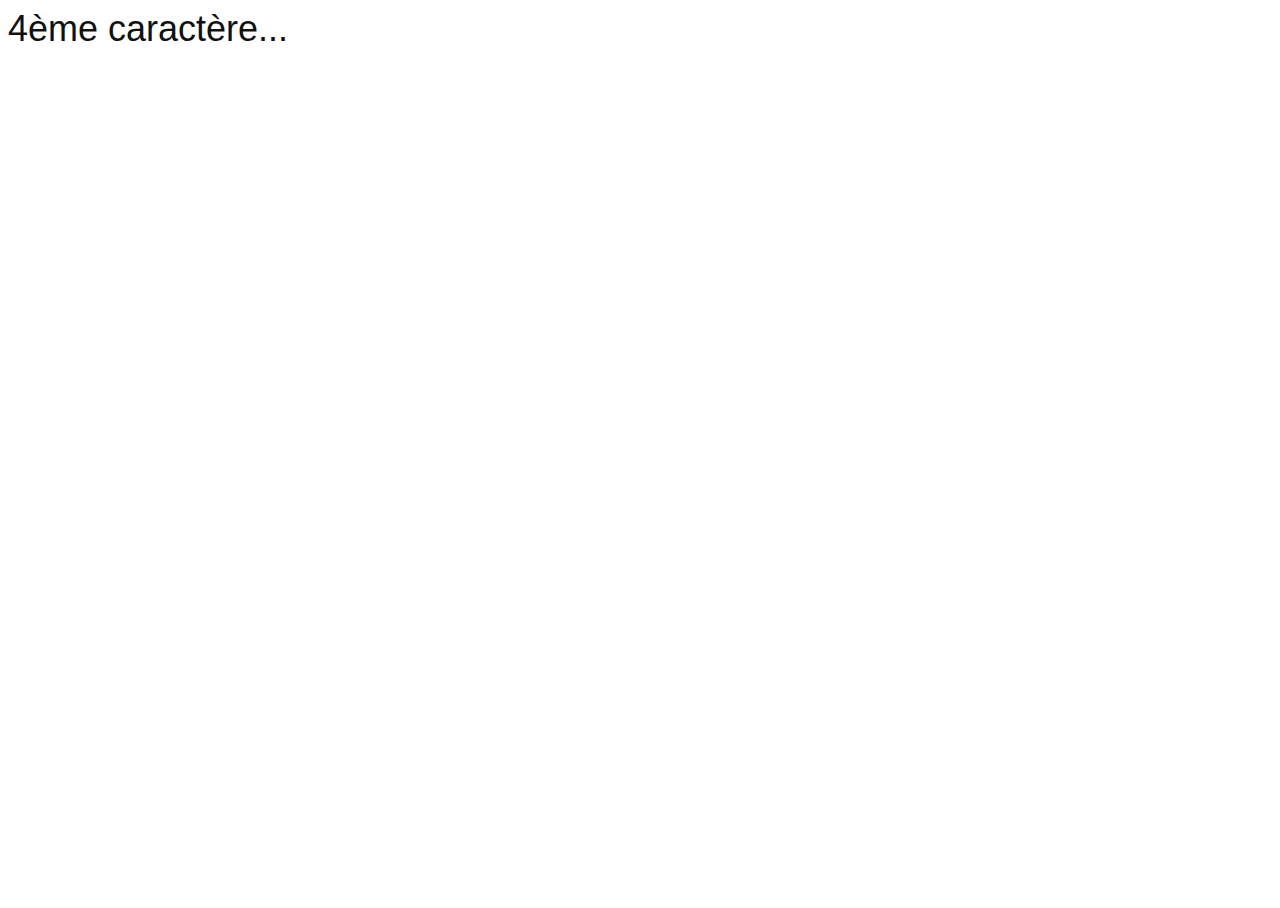
<file: 4eme_caractere.html>
<!doctype html>
<html lang="fr">
<head>
  <meta charset="utf-8">
  <title>Titre de la page</title>
  <link rel="stylesheet" href="css/style.css">
  <link rel="shortcut icon" type="image/x-icon" href="img/new/logo.png" />
  <title>4eme caractere</title>

</head>
<body>
  <h2>4ème caractère...</h2>
  <p id="quatre_eme_caractere_text">-38.313467, 145.196949</p>
</body>
</html>
</file>
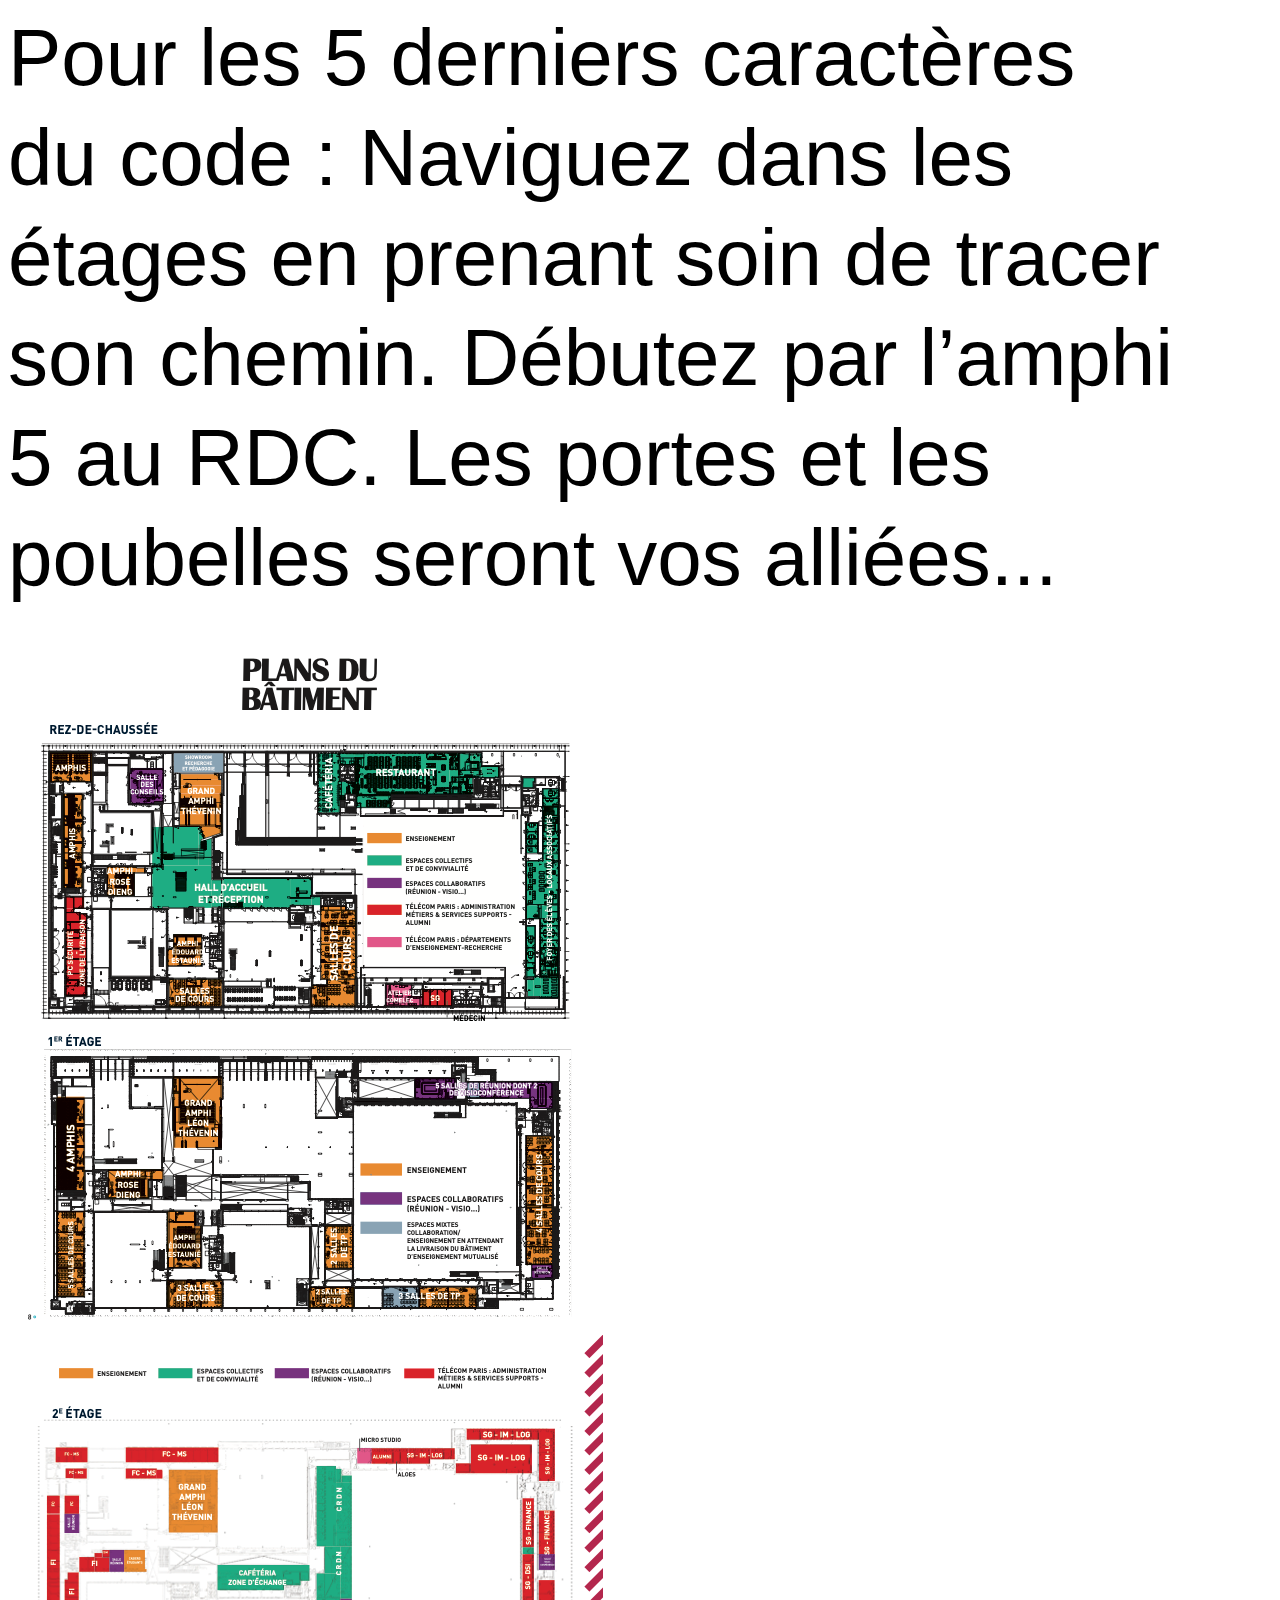
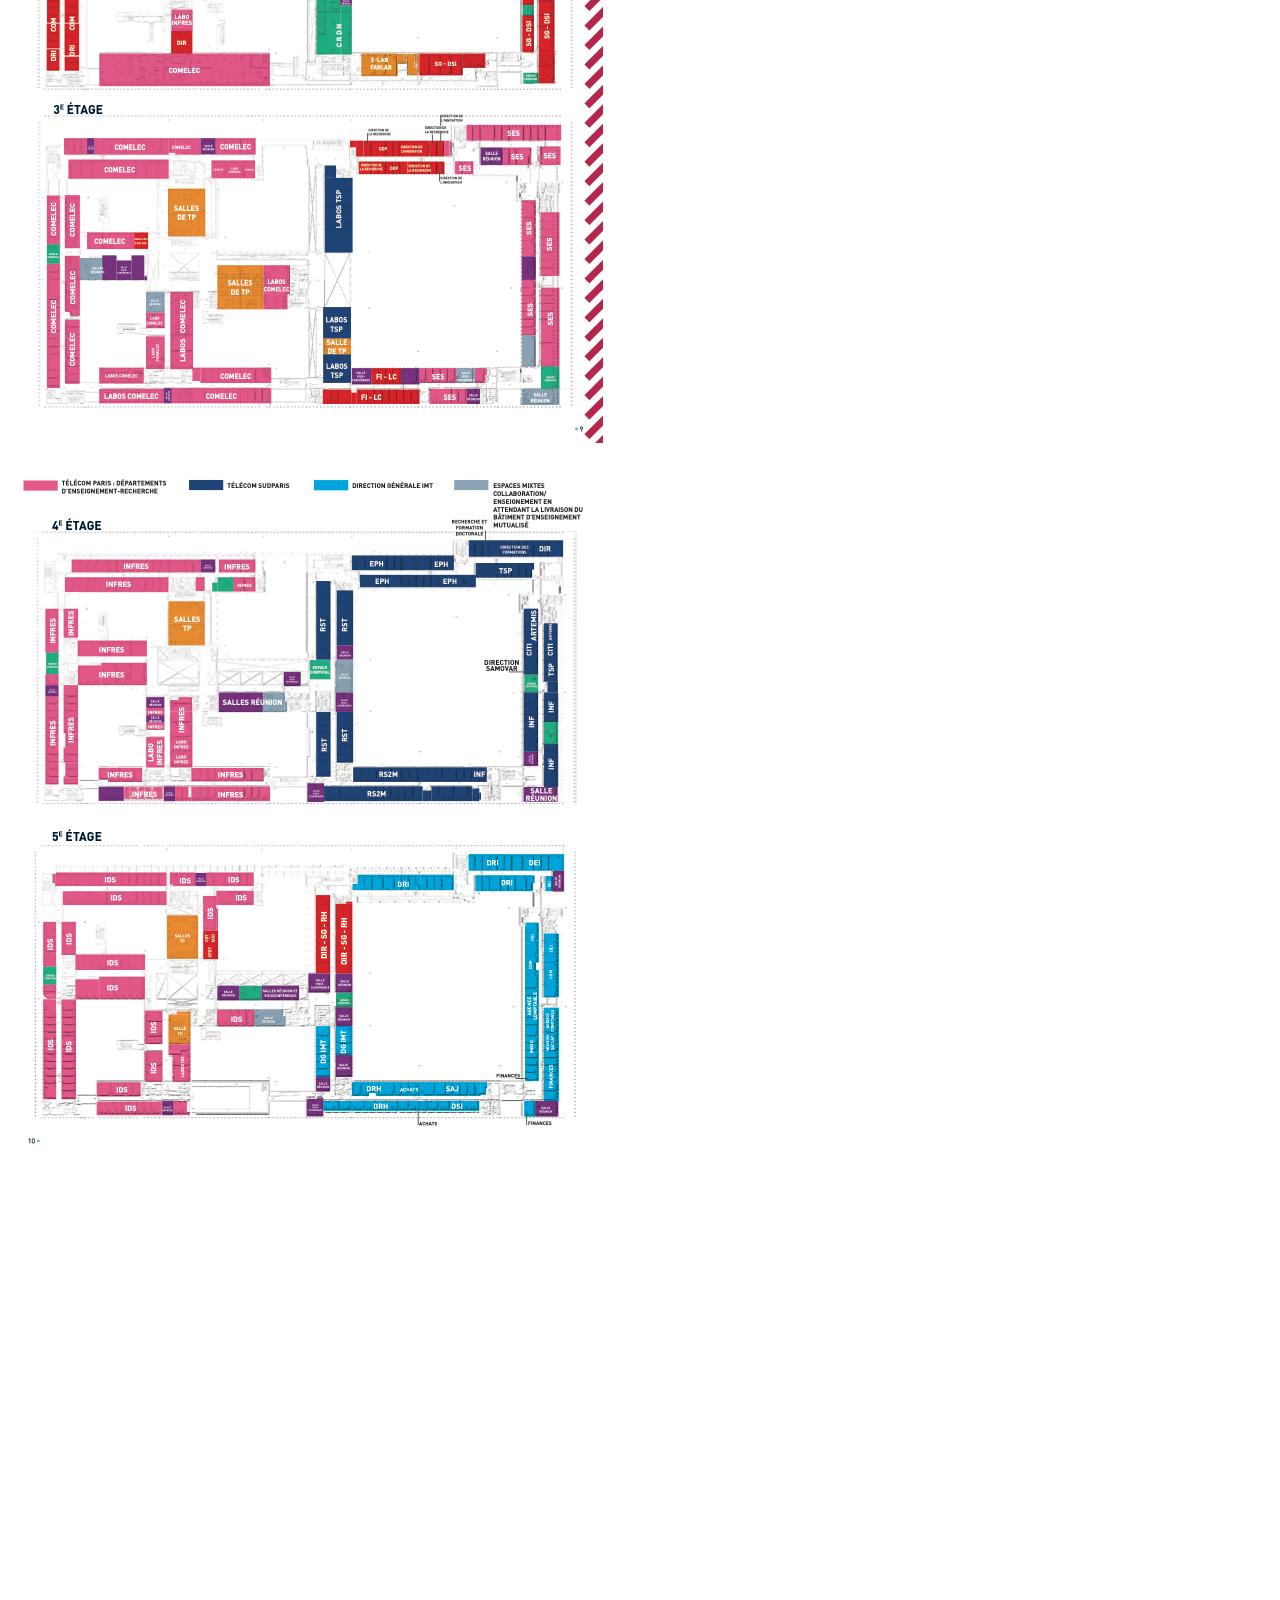
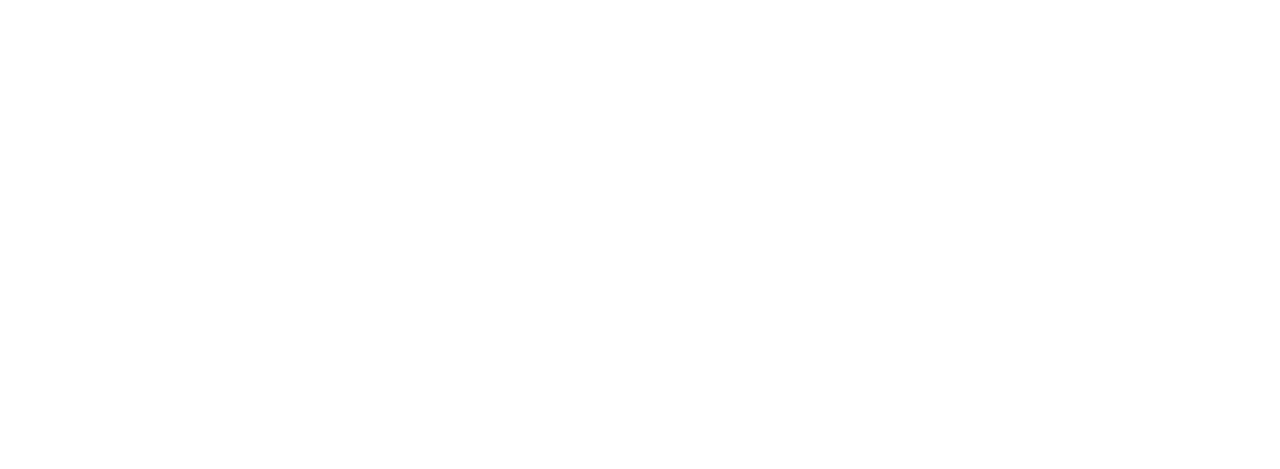
<file: 5derniers_caracteres.html>
<!doctype html>
<html lang="fr">
<head>
  <meta charset="utf-8">
  <title>Titre de la page</title>
  <link rel="stylesheet" href="css/style.css">
  <link rel="shortcut icon" type="image/x-icon" href="img/new/logo.png" />
  <title>5 derniers caracteres</title>


</head>
<body>
  <div class="container">
    <div class="column">
      <div class="col-lg-6" class="col-md-6">
        <p id="p-derniers-caracteres">Pour les 5 derniers caractères du code : 
          Naviguez dans les étages en prenant soin de tracer son chemin.
          Débutez par l’amphi 5 au RDC. Les portes et les poubelles seront vos alliées...
        </p>
        
      </div>
      <div class="col-lg-6" class="col-md-6">
        <img src="img/plans/plan-1.png" class="" alt="...">
        <img src="img/plans/plan-2.png" class="" alt="...">
        <img src="img/plans/plan-3.png" class="" alt="...">
      </div>
    </div>

  </div>
  <div id="div-derniers-caracteres">
    


  </div>
</body>
</html>
</file>
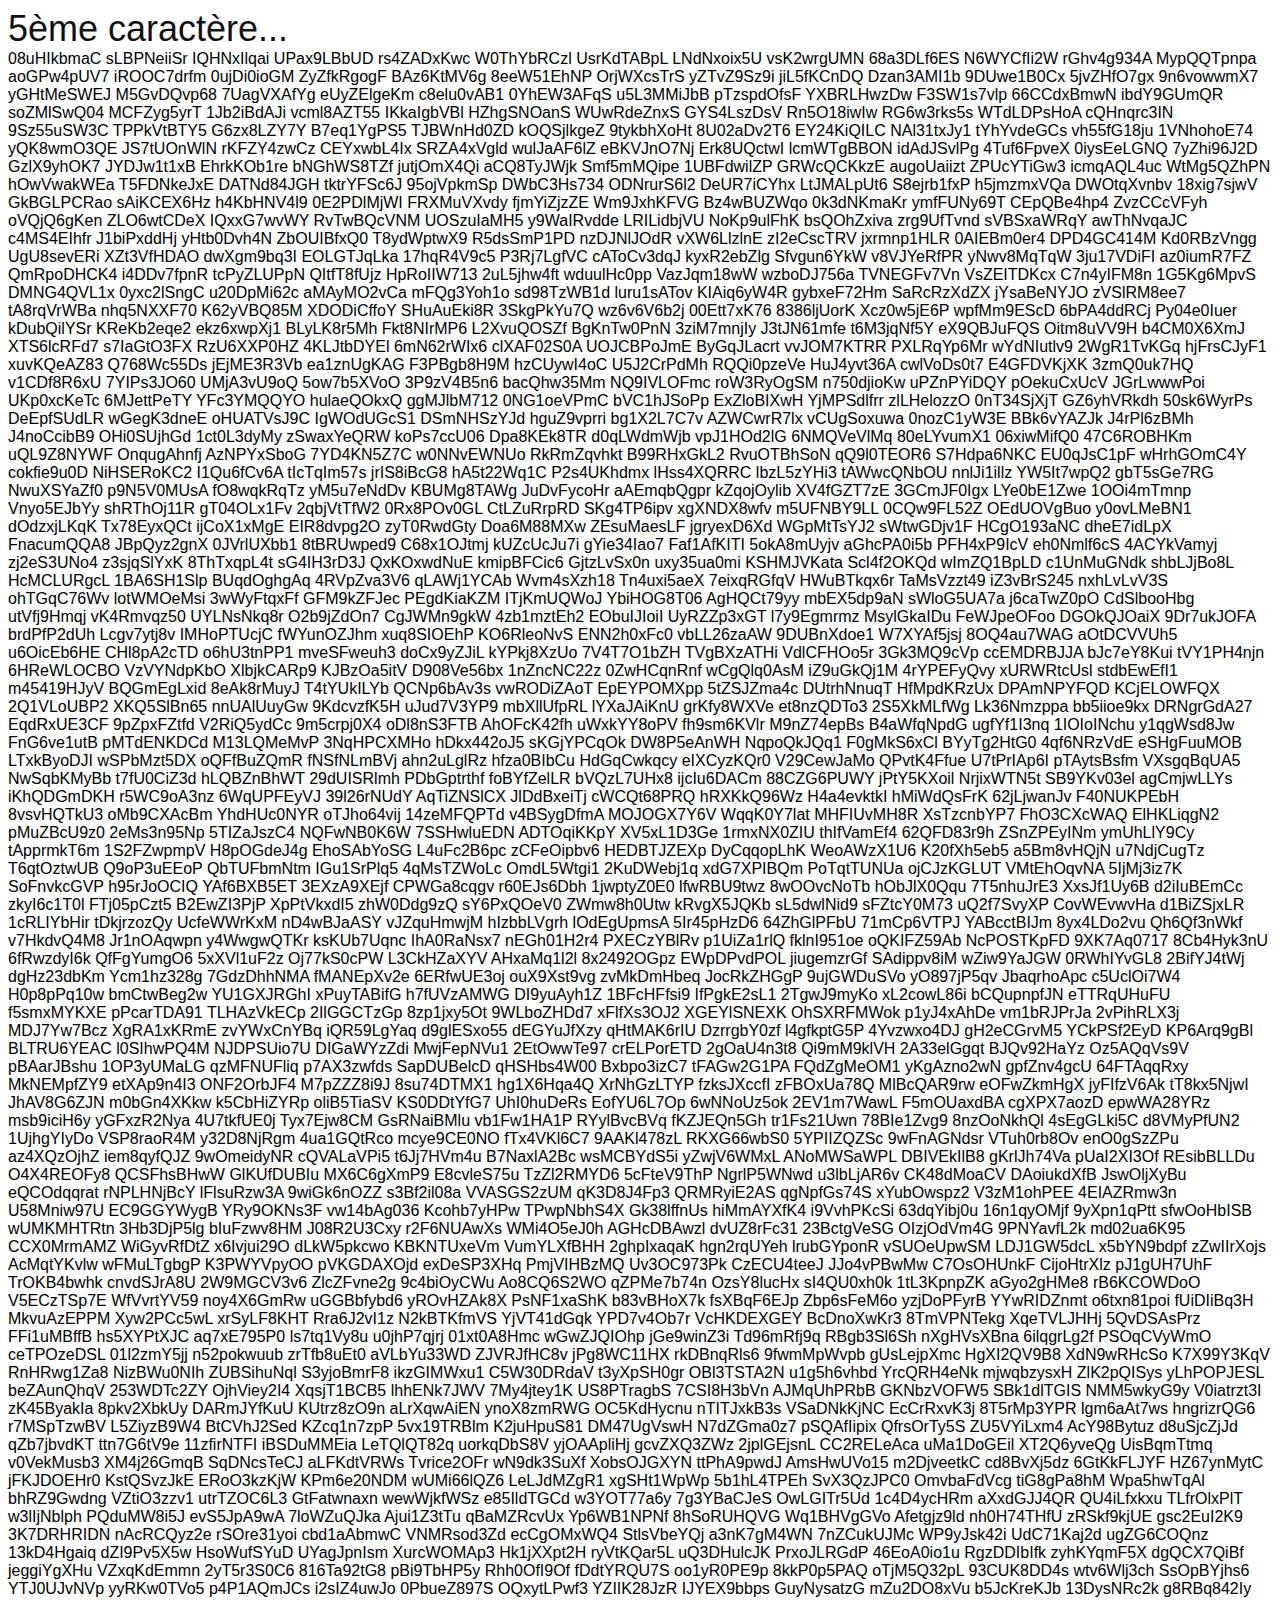
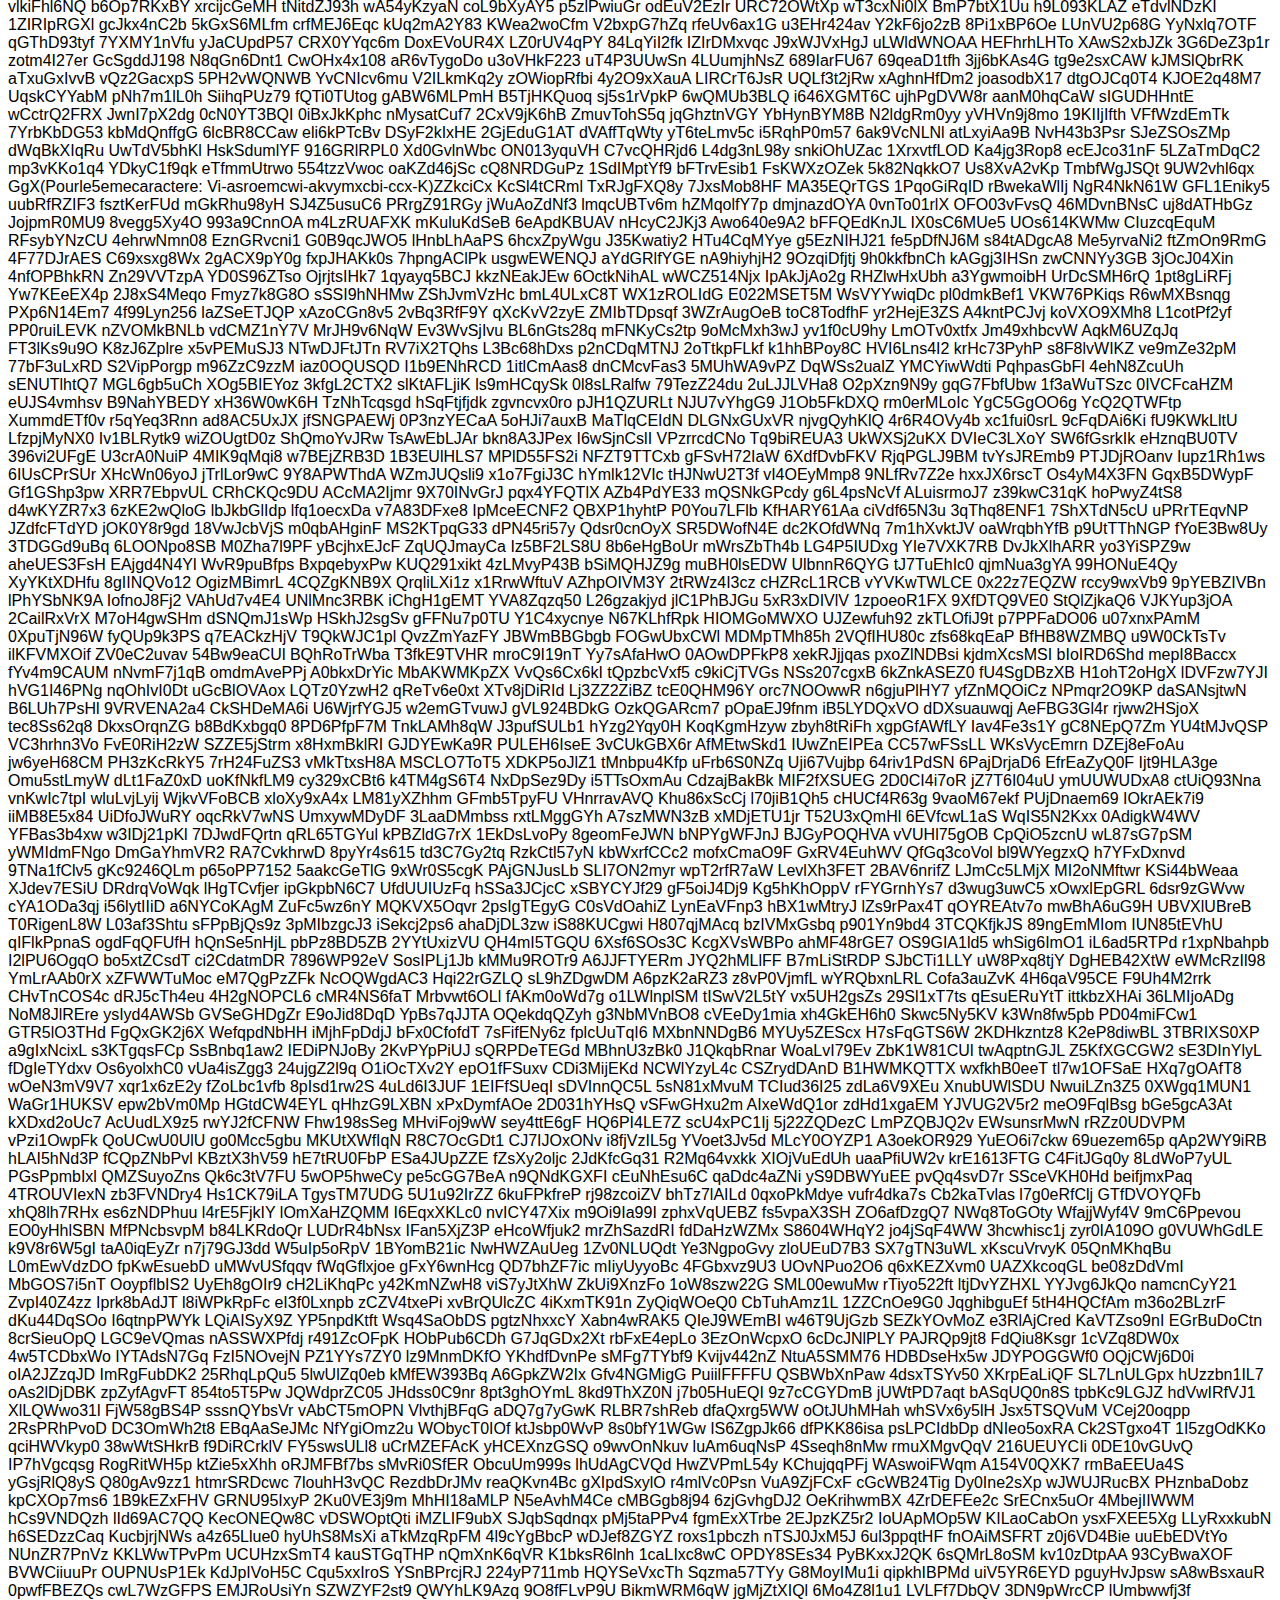
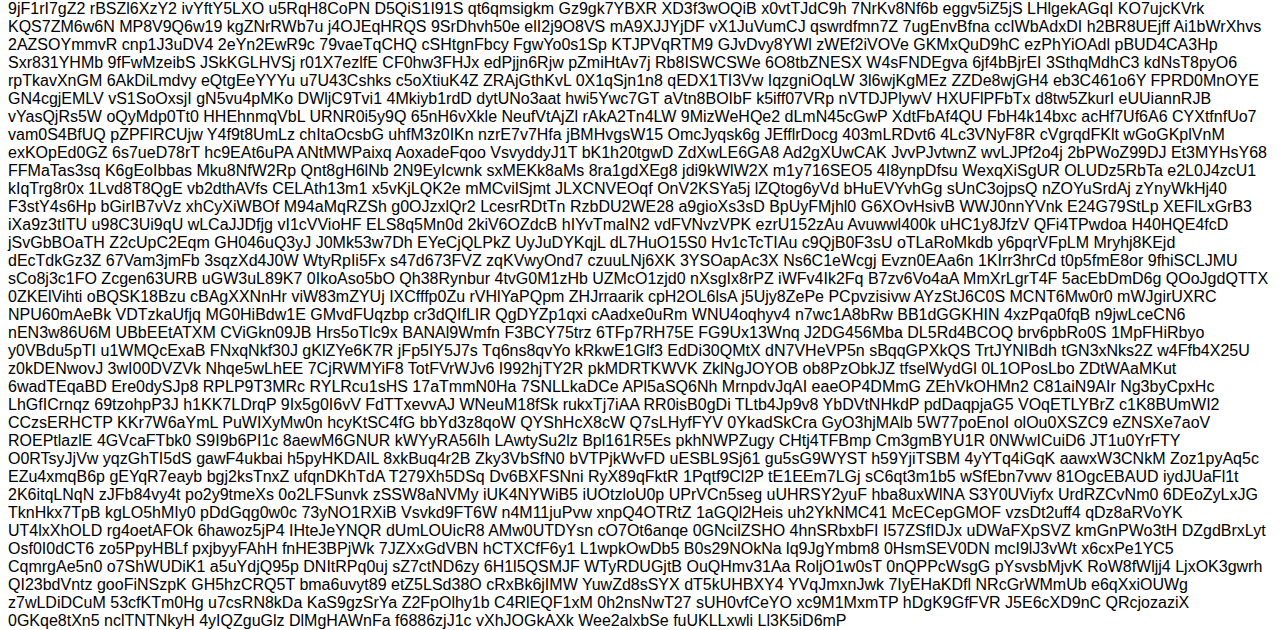
<file: 5eme_caractere.html>
<!doctype html>
<html lang="fr">
<head>
  <meta charset="utf-8">
  <title>Titre de la page</title>
  <link rel="stylesheet" href="css/style.css">
  <link rel="shortcut icon" type="image/x-icon" href="img/new/logo.png" />
  <title>5eme caractere</title>


</head>
<body>
  <h2>5ème caractère...</h2>

  08uHIkbmaC
sLBPNeiiSr
IQHNxIlqai
UPax9LBbUD
rs4ZADxKwc
W0ThYbRCzl
UsrKdTABpL
LNdNxoix5U
vsK2wrgUMN
68a3DLf6ES
N6WYCfIi2W
rGhv4g934A
MypQQTpnpa
aoGPw4pUV7
iROOC7drfm
0ujDi0ioGM
ZyZfkRgogF
BAz6KtMV6g
8eeW51EhNP
OrjWXcsTrS
yZTvZ9Sz9i
jiL5fKCnDQ
Dzan3AMI1b
9DUwe1B0Cx
5jvZHfO7gx
9n6vowwmX7
yGHtMeSWEJ
M5GvDQvp68
7UagVXAfYg
eUyZElgeKm
c8elu0vAB1
0YhEW3AFqS
u5L3MMiJbB
pTzspdOfsF
YXBRLHwzDw
F3SW1s7vlp
66CCdxBmwN
ibdY9GUmQR
soZMlSwQ04
MCFZyg5yrT
1Jb2iBdAJi
vcml8AZT55
IKkaIgbVBl
HZhgSNOanS
WUwRdeZnxS
GYS4LszDsV
Rn5O18iwIw
RG6w3rks5s
WTdLDPsHoA
cQHnqrc3IN
9Sz55uSW3C
TPPkVtBTY5
G6zx8LZY7Y
B7eq1YgPS5
TJBWnHd0ZD
kOQSjlkgeZ
9tykbhXoHt
8U02aDv2T6
EY24KiQILC
NAl31txJy1
tYhYvdeGCs
vh55fG18ju
1VNhohoE74
yQK8wmO3QE
JS7tUOnWlN
rKFZY4zwCz
CEYxwbL4Ix
SRZA4xVgld
wulJaAF6lZ
eBKVJnO7Nj
Erk8UQctwI
lcmWTgBBON
idAdJSvlPg
4Tuf6FpveX
0iysEeLGNQ
7yZhi96J2D
GzlX9yhOK7
JYDJw1t1xB
EhrkKOb1re
bNGhWS8TZf
jutjOmX4Qi
aCQ8TyJWjk
Smf5mMQipe
1UBFdwilZP
GRWcQCKkzE
augoUaiizt
ZPUcYTiGw3
icmqAQL4uc
WtMg5QZhPN
hOwVwakWEa
T5FDNkeJxE
DATNd84JGH
tktrYFSc6J
95ojVpkmSp
DWbC3Hs734
ODNrurS6l2
DeUR7iCYhx
LtJMALpUt6
S8ejrb1fxP
h5jmzmxVQa
DWOtqXvnbv
18xig7sjwV
GkBGLPCRao
sAiKCEX6Hz
h4KbHNV4l9
0E2PDlMjWI
FRXMuVXvdy
fjmYiZjzZE
Wm9JxhKFVG
Bz4wBUZWqo
0k3dNKmaKr
ymfFUNy69T
CEpQBe4hp4
ZvzCCcVFyh
oVQjQ6gKen
ZLO6wtCDeX
IQxxG7wvWY
RvTwBQcVNM
UOSzuIaMH5
y9WaIRvdde
LRILidbjVU
NoKp9ulFhK
bsQOhZxiva
zrg9UfTvnd
sVBSxaWRqY
awThNvqaJC
c4MS4EIhfr
J1biPxddHj
yHtb0Dvh4N
ZbOUIBfxQ0
T8ydWptwX9
R5dsSmP1PD
nzDJNlJOdR
vXW6LlzlnE
zI2eCscTRV
jxrmnp1HLR
0AIEBm0er4
DPD4GC414M
Kd0RBzVngg
UgU8sevERi
XZt3VfHDAO
dwXgm9bq3I
EOLGTJqLka
17hqR4V9c5
P3Rj7LgfVC
cAToCv3dqJ
kyxR2ebZlg
Sfvgun6YkW
v8VJYeRfPR
yNwv8MqTqW
3ju17VDiFI
az0iumR7FZ
QmRpoDHCK4
i4DDv7fpnR
tcPyZLUPpN
QItfT8fUjz
HpRoIIW713
2uL5jhw4ft
wduulHc0pp
VazJqm18wW
wzboDJ756a
TVNEGFv7Vn
VsZEITDKcx
C7n4yIFM8n
1G5Kg6MpvS
DMNG4QVL1x
0yxc2lSngC
u20DpMi62c
aMAyMO2vCa
mFQg3Yoh1o
sd98TzWB1d
luru1sATov
KIAiq6yW4R
gybxeF72Hm
SaRcRzXdZX
jYsaBeNYJO
zVSlRM8ee7
tA8rqVrWBa
nhq5NXXF70
K62yVBQ85M
XDODiCffoY
SHuAuEki8R
3SkgPkYu7Q
wz6v6V6b2j
00Ett7xK76
8386ljUorK
Xcz0w5jE6P
wpfMm9EScD
6bPA4ddRCj
Py04e0Iuer
kDubQilYSr
KReKb2eqe2
ekz6xwpXj1
BLyLK8r5Mh
Fkt8NIrMP6
L2XvuQOSZf
BgKnTw0PnN
3ziM7mnjIy
J3tJN61mfe
t6M3jqNf5Y
eX9QBJuFQS
Oitm8uVV9H
b4CM0X6XmJ
XTS6lcRFd7
s7IaGtO3FX
RzU6XXP0HZ
4KLJtbDYEl
6mN62rWIx6
clXAF02S0A
UOJCBPoJmE
ByGqJLacrt
vvJOM7KTRR
PXLRqYp6Mr
wYdNIutlv9
2WgR1TvKGq
hjFrsCJyF1
xuvKQeAZ83
Q768Wc55Ds
jEjME3R3Vb
ea1znUgKAG
F3PBgb8H9M
hzCUywI4oC
U5J2CrPdMh
RQQi0pzeVe
HuJ4yvt36A
cwlVoDs0t7
E4GFDVKjXK
3zmQ0uk7HQ
v1CDf8R6xU
7YIPs3JO60
UMjA3vU9oQ
5ow7b5XVoO
3P9zV4B5n6
bacQhw35Mm
NQ9IVLOFmc
roW3RyOgSM
n750djioKw
uPZnPYiDQY
pOekuCxUcV
JGrLwwwPoi
UKp0xcKeTc
6MJettPeTY
YFc3YMQQYO
hulaeQOkxQ
ggMJlbM712
0NG1oeVPmC
bVC1hJSoPp
ExZloBIXwH
YjMPSdlfrr
zlLHelozzO
0nT34SjXjT
GZ6yhVRkdh
50sk6WyrPs
DeEpfSUdLR
wGegK3dneE
oHUATVsJ9C
IgWOdUGcS1
DSmNHSzYJd
hguZ9vprri
bg1X2L7C7v
AZWCwrR7lx
vCUgSoxuwa
0nozC1yW3E
BBk6vYAZJk
J4rPl6zBMh
J4noCcibB9
OHi0SUjhGd
1ct0L3dyMy
zSwaxYeQRW
koPs7ccU06
Dpa8KEk8TR
d0qLWdmWjb
vpJ1HOd2lG
6NMQVeVlMq
80eLYvumX1
06xiwMifQ0
47C6ROBHKm
uQL9Z8NYWF
OnqugAhnfj
AzNPYxSboG
7YD4KN5Z7C
w0NNvEWNUo
RkRmZqvhkt
B99RHxGkL2
RvuOTBhSoN
qQ9l0TEOR6
S7Hdpa6NKC
EU0qJsC1pF
wHrhGOmC4Y
cokfie9u0D
NiHSERoKC2
I1Qu6fCv6A
tIcTqIm57s
jrIS8iBcG8
hA5t22Wq1C
P2s4UKhdmx
lHss4XQRRC
lbzL5zYHi3
tAWwcQNbOU
nnlJi1illz
YW5It7wpQ2
gbT5sGe7RG
NwuXSYaZf0
p9N5V0MUsA
fO8wqkRqTz
yM5u7eNdDv
KBUMg8TAWg
JuDvFycoHr
aAEmqbQgpr
kZqojOylib
XV4fGZT7zE
3GCmJF0Igx
LYe0bE1Zwe
1OOi4mTmnp
Vnyo5EJbYy
shRThOj11R
gT04OLx1Fv
2qbjVtTfW2
0Rx8POv0GL
CtLZuRrpRD
SKg4TP6ipv
xgXNDX8wfv
m5UFNBY9LL
0CQw9FL52Z
OEdUOVgBuo
y0ovLMeBN1
dOdzxjLKqK
Tx78EyxQCt
ijCoX1xMgE
EIR8dvpg2O
zyT0RwdGty
Doa6M88MXw
ZEsuMaesLF
jgryexD6Xd
WGpMtTsYJ2
sWtwGDjv1F
HCgO193aNC
dheE7idLpX
FnacumQQA8
JBpQyz2gnX
0JVrlUXbb1
8tBRUwped9
C68x1OJtmj
kUZcUcJu7i
gYie34Iao7
Faf1AfKITI
5okA8mUyjv
aGhcPA0i5b
PFH4xP9IcV
eh0Nmlf6cS
4ACYkVamyj
zj2eS3UNo4
z3sjqSlYxK
8ThTxqpL4t
sG4IH3rD3J
QxKOxwdNuE
kmipBFCic6
GjtzLvSx0n
uxy35ua0mi
KSHMJVKata
Scl4f2OKQd
wImZQ1BpLD
c1UnMuGNdk
shbLJjBo8L
HcMCLURgcL
1BA6SH1Slp
BUqdOghgAq
4RVpZva3V6
qLAWj1YCAb
Wvm4sXzh18
Tn4uxi5aeX
7eixqRGfqV
HWuBTkqx6r
TaMsVzzt49
iZ3vBrS245
nxhLvLvV3S
ohTGqC76Wv
lotWMOeMsi
3wWyFtqxFf
GFM9kZFJec
PEgdKiaKZM
ITjKmUQWoJ
YbiHOG8T06
AgHQCt79yy
mbEX5dp9aN
sWloG5UA7a
j6caTwZ0pO
CdSlbooHbg
utVfj9Hmqj
vK4Rmvqz50
UYLNsNkq8r
O2b9jZdOn7
CgJWMn9gkW
4zb1mztEh2
EObuIJIoiI
UyRZZp3xGT
l7y9Egmrmz
MsylGkaIDu
FeWJpeOFoo
DGOkQJOaiX
9Dr7ukJOFA
brdPfP2dUh
Lcgv7ytj8v
IMHoPTUcjC
fWYunOZJhm
xuq8SIOEhP
KO6RleoNvS
ENN2h0xFc0
vbLL26zaAW
9DUBnXdoe1
W7XYAf5jsj
8OQ4au7WAG
aOtDCVVUh5
u6OicEb6HE
CHl8pA2cTD
o6hU3tnPP1
mveSFweuh3
doCx9yZJiL
kYPkj8XzUo
7V4T7O1bZH
TVgBXzATHi
VdlCFHOo5r
3Gk3MQ9cVp
ccEMDRBJJA
bJc7eY8Kui
tVY1PH4njn
6HReWLOCBO
VzVYNdpKbO
XlbjkCARp9
KJBzOa5itV
D908Ve56bx
1nZncNC22z
0ZwHCqnRnf
wCgQlq0AsM
iZ9uGkQj1M
4rYPEFyQvy
xURWRtcUsl
stdbEwEfI1
m45419HJyV
BQGmEgLxid
8eAk8rMuyJ
T4tYUkILYb
QCNp6bAv3s
vwRODiZAoT
EpEYPOMXpp
5tZSJZma4c
DUtrhNnuqT
HfMpdKRzUx
DPAmNPYFQD
KCjELOWFQX
2Q1VLoUBP2
XKQ5SlBn65
nnUAlUuyGw
9KdcvzfK5H
uJud7V3YP9
mbXllUfpRL
lYXaJAiKnU
grKfy8WXVe
et8nzQDTo3
2S5XkMLfWg
Lk36Nmzppa
bb5iioe9kx
DRNgrGdA27
EqdRxUE3CF
9pZpxFZtfd
V2RiQ5ydCc
9m5crpj0X4
oDl8nS3FTB
AhOFcK42fh
uWxkYY8oPV
fh9sm6KVlr
M9nZ74epBs
B4aWfqNpdG
ugfYf1I3nq
1IOIoINchu
y1qgWsd8Jw
FnG6ve1utB
pMTdENKDCd
M13LQMeMvP
3NqHPCXMHo
hDkx442oJ5
sKGjYPCqOk
DW8P5eAnWH
NqpoQkJQq1
F0gMkS6xCl
BYyTg2HtG0
4qf6NRzVdE
eSHgFuuMOB
LTxkByoDJI
wSPbMzt5DX
oQFfBuZQmR
fNSfNLmBVj
ahn2uLglRz
hfza0BIbCu
HdGqCwkqcy
eIXCyzKQr0
V29CewJaMo
QPvtK4Ffue
U7tPrIAp6I
pTAytsBsfm
VXsgqBqUA5
NwSqbKMyBb
t7fU0CiZ3d
hLQBZnBhWT
29dUISRlmh
PDbGptrthf
foBYfZelLR
bVQzL7UHx8
ijcIu6DACm
88CZG6PUWY
jPtY5KXoil
NrjixWTN5t
SB9YKv03el
agCmjwLLYs
iKhQDGmDKH
r5WC9oA3nz
6WqUPFEyVJ
39l26rNUdY
AqTiZNSlCX
JlDdBxeiTj
cWCQt68PRQ
hRXKkQ96Wz
H4a4evktkI
hMiWdQsFrK
62jLjwanJv
F40NUKPEbH
8vsvHQTkU3
oMb9CXAcBm
YhdHUc0NYR
oTJho64vij
14zeMFQPTd
v4BSygDfmA
MOJOGX7Y6V
WqqK0Y7lat
MHFIUvMH8R
XsTzcnbYP7
FhO3CXcWAQ
ElHKLiqgN2
pMuZBcU9z0
2eMs3n95Np
5TIZaJszC4
NQFwNB0K6W
7SSHwluEDN
ADTOqiKKpY
XV5xL1D3Ge
1rmxNX0ZIU
thIfVamEf4
62QFD83r9h
ZSnZPEyINm
ymUhLlY9Cy
tApprmkT6m
1S2FZwpmpV
H8pOGdeJ4g
EhoSAbYoSG
L4uFc2B6pc
zCFeOipbv6
HEDBTJZEXp
DyCqqopLhK
WeoAWzX1U6
K20fXh5eb5
a5Bm8vHQjN
u7NdjCugTz
T6qtOztwUB
Q9oP3uEEoP
QbTUFbmNtm
IGu1SrPlq5
4qMsTZWoLc
OmdL5Wtgi1
2KuDWebj1q
xdG7XPIBQm
PoTqtTUNUa
ojCJzKGLUT
VMtEhOqvNA
5IjMj3iz7K
SoFnvkcGVP
h95rJoOCIQ
YAf6BXB5ET
3EXzA9XEjf
CPWGa8cqgv
r60EJs6Dbh
1jwptyZ0E0
lfwRBU9twz
8wOOvcNoTb
hObJlX0Qqu
7T5nhuJrE3
XxsJf1Uy6B
d2iIuBEmCc
zkyI6c1T0l
FTj05pCzt5
B2EwZI3PjP
XpPtVkxdI5
zhW0Ddg9zQ
sY6PxQOeV0
ZWmw8h0Utw
kRvgX5JQKb
sL5dwlNid9
sFZtcY0M73
uQ2f7SvyXP
CovWEvwvHa
d1BiZSjxLR
1cRLIYbHir
tDkjrzozQy
UcfeWWrKxM
nD4wBJaASY
vJZquHmwjM
hIzbbLVgrh
lOdEgUpmsA
5Ir45pHzD6
64ZhGlPFbU
71mCp6VTPJ
YABcctBIJm
8yx4LDo2vu
Qh6Qf3nWkf
v7HkdvQ4M8
Jr1nOAqwpn
y4WwgwQTKr
ksKUb7Uqnc
IhA0RaNsx7
nEGh01H2r4
PXECzYBlRv
p1UiZa1rlQ
fklnI951oe
oQKIFZ59Ab
NcPOSTKpFD
9XK7Aq0717
8Cb4Hyk3nU
6fRwzdyI6k
QfFgYumgO6
5xXVl1uF2z
Oj77kS0cPW
L3CkHZaXYV
AHxaMq1l2l
8x2492OGpz
EWpDPvdPOL
jiugemzrGf
SAdippv8iM
wZiw9YaJGW
0RWhIYvGL8
2BifYJ4tWj
dgHz23dbKm
Ycm1hz328g
7GdzDhhNMA
fMANEpXv2e
6ERfwUE3oj
ouX9Xst9vg
zvMkDmHbeq
JocRkZHGgP
9ujGWDuSVo
yO897jP5qv
JbaqrhoApc
c5UclOi7W4
H0p8pPq10w
bmCtwBeg2w
YU1GXJRGhI
xPuyTABifG
h7fUVzAMWG
DI9yuAyh1Z
1BFcHFfsi9
IfPgkE2sL1
2TgwJ9myKo
xL2cowL86i
bCQupnpfJN
eTTRqUHuFU
f5smxMYKXE
pPcarTDA91
TLHAzVkECp
2IlGGCTzGp
8zp1jxy5Ot
9WLboZHDd7
xFlfXs3OJ2
XGEYlSNEXK
OhSXRFMWok
p1yJ4xAhDe
vm1bRJPrJa
2vPihRLX3j
MDJ7Yw7Bcz
XgRA1xKRmE
zvYWxCnYBq
iQR59LgYaq
d9glESxo55
dEGYuJfXzy
qHtMAK6rIU
DzrrgbY0zf
l4gfkptG5P
4Yvzwxo4DJ
gH2eCGrvM5
YCkPSf2EyD
KP6Arq9gBl
BLTRU6YEAC
l0SIhwPQ4M
NJDPSUio7U
DIGaWYzZdi
MwjFepNVu1
2EtOwwTe97
crELPorETD
2gOaU4n3t8
Qi9mM9klVH
2A33elGgqt
BJQv92HaYz
Oz5AQqVs9V
pBAarJBshu
1OP3yUMaLG
qzMFNUFliq
p7AX3zwfds
SapDUBelcD
qHSHbs4W00
Bxbpo3izC7
tFAGw2G1PA
FQdZgMeOM1
yKgAzno2wN
gpfZnv4gcU
64FTAqqRxy
MkNEMpfZY9
etXAp9n4I3
ONF2OrbJF4
M7pZZZ8i9J
8su74DTMX1
hg1X6Hqa4Q
XrNhGzLTYP
fzksJXccfI
zFBOxUa78Q
MlBcQAR9rw
eOFwZkmHgX
jyFIfzV6Ak
tT8kx5NjwI
JhAV8G6ZJN
m0bGn4XKkw
k5CbHiZYRp
oliB5TiaSV
KS0DDtYfG7
UhI0huDeRs
EofYU6L7Op
6wNNoUz5ok
2EV1m7WawL
F5mOUaxdBA
cgXPX7aozD
epwWA28YRz
msb9iciH6y
yGFxzR2Nya
4U7tkfUE0j
Tyx7Ejw8CM
GsRNaiBMlu
vb1Fw1HA1P
RYylBvcBVq
fKZJEQn5Gh
tr1Fs21Uwn
78BIe1Zvg9
8nzOoNkhQl
4sEgGLki5C
d8VMyPfUN2
1UjhgYIyDo
VSP8raoR4M
y32D8NjRgm
4ua1GQtRco
mcye9CE0NO
fTx4VKl6C7
9AAKl478zL
RKXG66wbS0
5YPIIZQZSc
9wFnAGNdsr
VTuh0rb8Ov
enO0gSzZPu
az4XQzOjhZ
iem8qyfQJZ
9wOmeidyNR
cQVALaVPi5
t6Jj7HVm4u
B7NaxlA2Bc
wsMCBYdS5i
yZwjV6WMxL
ANoMWSaWPL
DBIVEkIlB8
gKrlJh74Va
pUaI2XI3Of
REsibBLLDu
O4X4REOFy8
QCSFhsBHwW
GlKUfDUBIu
MX6C6gXmP9
E8cvleS75u
TzZl2RMYD6
5cFteV9ThP
NgrlP5WNwd
u3lbLjAR6v
CK48dMoaCV
DAoiukdXfB
JswOljXyBu
eQCOdqqrat
rNPLHNjBcY
lFlsuRzw3A
9wiGk6nOZZ
s3Bf2il08a
VVASGS2zUM
qK3D8J4Fp3
QRMRyiE2AS
qgNpfGs74S
xYubOwspz2
V3zM1ohPEE
4EIAZRmw3n
U58Mniw97U
EC9GGYWygB
YRy9OKNs3F
vw14bAg036
Kcohb7yHPw
TPwpNbhS4X
Gk38lffnUs
hiMmAYXfK4
i9VvhPKcSi
63dqYibj0u
16n1qyOMjf
9yXpn1qPtt
sfwOoHbISB
wUMKMHTRtn
3Hb3DjP5lg
bIuFzwv8HM
J08R2U3Cxy
r2F6NUAwXs
WMi4O5eJ0h
AGHcDBAwzl
dvUZ8rFc31
23BctgVeSG
OIzjOdVm4G
9PNYavfL2k
md02ua6K95
CCX0MrmAMZ
WiGyvRfDtZ
x6Ivjui29O
dLkW5pkcwo
KBKNTUxeVm
VumYLXfBHH
2ghpIxaqaK
hgn2rqUYeh
lrubGYponR
vSUOeUpwSM
LDJ1GW5dcL
x5bYN9bdpf
zZwIIrXojs
AcMqtYKvlw
wFMuLTgbgP
K3PWYVpyOO
pVKGDAXOjd
exDeSP3XHq
PmjVIHBzMQ
Uv3OC973Pk
CzECU4teeJ
JJo4vPBwMw
C7OsOHUnkF
CijoHtrXlz
pJ1gUH7UhF
TrOKB4bwhk
cnvdSJrA8U
2W9MGCV3v6
ZlcZFvne2g
9c4biOyCWu
Ao8CQ6S2WO
qZPMe7b74n
OzsY8lucHx
sI4QU0xh0k
1tL3KpnpZK
aGyo2gHMe8
rB6KCOWDoO
V5ECzTSp7E
WfVvrtYV59
noy4X6GmRw
uGGBbfybd6
yROvHZAk8X
PsNF1xaShK
b83vBHoX7k
fsXBqF6EJp
Zbp6sFeM6o
yzjDoPFyrB
YYwRIDZnmt
o6txn81poi
fUiDIiBq3H
MkvuAzEPPM
Xyw2PCc5wL
xrSyLF8KHT
Rra6J2vI1z
N2kBTKfmVS
YjVT41dGqk
YPD7v4Ob7r
VcHKDEXGEY
BcDnoXwKr3
8TmVPNTekg
XqeTVLJHHj
5QvDSAsPrz
FFi1uMBffB
hs5XYPtXJC
aq7xE795P0
ls7tq1Vy8u
u0jhP7qjrj
01xt0A8Hmc
wGwZJQIOhp
jGe9winZ3i
Td96mRfj9q
RBgb3Sl6Sh
nXgHVsXBna
6ilqgrLg2f
PSOqCVyWmO
ceTPOzeDSL
01l2zmY5jj
n52pokwuub
zrTfb8uEt0
aVLbYu33WD
ZJVRJfHC8v
jPg8WC11HX
rkDBnqRls6
9fwmMpWvpb
gUsLejpXmc
HgXI2QV9B8
XdN9wRHcSo
K7X99Y3KqV
RnHRwg1Za8
NizBWu0NIh
ZUBSihuNql
S3yjoBmrF8
ikzGIMWxu1
C5W30DRdaV
t3yXpSH0gr
OBl3TSTA2N
u1g5h6vhbd
YrcQRH4eNk
mjwqbzysxH
ZlK2pQISys
yLhPOPJESL
beZAunQhqV
253WDTc2ZY
OjhViey2I4
XqsjT1BCB5
lhhENk7JWV
7My4jtey1K
US8PTragbS
7CSI8H3bVn
AJMqUhPRbB
GKNbzVOFW5
SBk1dlTGIS
NMM5wkyG9y
V0iatrzt3I
zK45ByakIa
8pkv2XbkUy
DARmJYfKuU
KUtrz8zO9n
aLrXqwAiEN
ynoX8zmRWG
OC5KdHycnu
nTITJxkB3s
VSaDNkKjNC
EcCrRxvK3j
8T5rMp3YPR
lgm6aAt7ws
hngrizrQG6
r7MSpTzwBV
L5ZiyzB9W4
BtCVhJ2Sed
KZcq1n7zpP
5vx19TRBlm
K2juHpuS81
DM47UgVswH
N7dZGma0z7
pSQAfIipix
QfrsOrTy5S
ZU5VYiLxm4
AcY98Bytuz
d8uSjcZjJd
qZb7jbvdKT
ttn7G6tV9e
11zfirNTFI
iBSDuMMEia
LeTQlQT82q
uorkqDbS8V
yjOAApliHj
gcvZXQ3ZWz
2jplGEjsnL
CC2RELeAca
uMa1DoGEil
XT2Q6yveQg
UisBqmTtmq
v0VekMusb3
XM4j26GmqB
SqDNcsTeCJ
aLFKdtVRWs
Tvrice2OFr
wN9dk3SuXf
XobsOJGXYN
ttPhA9pwdJ
AmsHwUVo15
m2DjveetkC
cd8BvXj5dz
6GtKkFLJYF
HZ67ynMytC
jFKJDOEHr0
KstQSvzJkE
ERoO3kzKjW
KPm6e20NDM
wUMi66lQZ6
LeLJdMZgR1
xgSHt1WpWp
5b1hL4TPEh
SvX3QzJPC0
OmvbaFdVcg
tiG8gPa8hM
Wpa5hwTqAl
bhRZ9Gwdng
VZtiO3zzv1
utrTZOC6L3
GtFatwnaxn
wewWjkfWSz
e85IldTGCd
w3YOT77a6y
7g3YBaCJeS
OwLGITr5Ud
1c4D4ycHRm
aXxdGJJ4QR
QU4iLfxkxu
TLfrOlxPlT
w3lIjNblph
PQduMW8i5J
evS5JpA9wA
7loWZuQJka
Ajui1Z3tTu
qBaMZRcvUx
Yp6WB1NPNf
8hSoRUHQVG
Wq1BHVgGVo
Afetgjz9ld
nh0H74THfU
zRSkf9kjUE
gsc2EuI2K9
3K7DRHRIDN
nAcRCQyz2e
rSOre31yoi
cbd1aAbmwC
VNMRsod3Zd
ecCgOMxWQ4
StlsVbeYQj
a3nK7gM4WN
7nZCukUJMc
WP9yJsk42i
UdC71Kaj2d
ugZG6COQnz
13kD4Hgaiq
dZI9Pv5X5w
HsoWufSYuD
UYagJpnIsm
XurcWOMAp3
Hk1jXXpt2H
ryVtKQar5L
uQ3DHulcJK
PrxoJLRGdP
46EoA0io1u
RgzDDIbIfk
zyhKYqmF5X
dgQCX7QiBf
jeggiYgXHu
VZxqKdEmmn
2yT5r3S0C6
816Ta92tG8
pBi9TbHP5y
Rhh0OfI9Of
fDdtYRQU7S
oo1yR0PE9p
8kkP0p5PAQ
oTjM5Q32pL
93CUK8DD4s
wtv6Wlj3ch
SsOpBYjhs6
YTJ0UJvNVp
yyRKw0TVo5
p4P1AQmJCs
i2sIZ4uwJo
0PbueZ897S
OQxytLPwf3
YZIIK28JzR
IJYEX9bbps
GuyNysatzG
mZu2DO8xVu
b5JcKreKJb
13DysNRc2k
g8RBq842Iy
vlkiFhl6NQ
b6Op7RKxBY
xrcijcGeMH
tNitdZJ93h
wA54yKzyaN
coL9bXyAY5
p5zlPwiuGr
odEuV2EzIr
URC72OWtXp
wT3cxNi0lX
BmP7btX1Uu
h9L093KLAZ
eTdvlNDzKI
1ZIRIpRGXl
gcJkx4nC2b
5kGxS6MLfm
crfMEJ6Eqc
kUq2mA2Y83
KWea2woCfm
V2bxpG7hZq
rfeUv6ax1G
u3EHr424av
Y2kF6jo2zB
8Pi1xBP6Oe
LUnVU2p68G
YyNxlq7OTF
qGThD93tyf
7YXMY1nVfu
yJaCUpdP57
CRX0YYqc6m
DoxEVoUR4X
LZ0rUV4qPY
84LqYiI2fk
IZIrDMxvqc
J9xWJVxHgJ
uLWldWNOAA
HEFhrhLHTo
XAwS2xbJZk
3G6DeZ3p1r
zotm4I27er
GcSgddJ198
N8qGn6Dnt1
CwOHx4x108
aR6vTygoDo
u3oVHkF223
uT4P3UUwSn
4LUumjhNsZ
689IarFU67
69qeaD1tfh
3jj6bKAs4G
tg9e2sxCAW
kJMSlQbrRK
aTxuGxIvvB
vQz2GacxpS
5PH2vWQNWB
YvCNIcv6mu
V2ILkmKq2y
zOWiopRfbi
4y2O9xXauA
LIRCrT6JsR
UQLf3t2jRw
xAghnHfDm2
joasodbX17
dtgOJCq0T4
KJOE2q48M7
UqskCYYabM
pNh7m1lL0h
SiihqPUz79
fQTi0TUtog
gABW6MLPmH
B5TjHKQuoq
sj5s1rVpkP
6wQMUb3BLQ
i646XGMT6C
ujhPgDVW8r
aanM0hqCaW
sIGUDHHntE
wCctrQ2FRX
JwnI7pX2dg
0cN0YT3BQI
0iBxJkKphc
nMysatCuf7
2CxV9jK6hB
ZmuvTohS5q
jqGhztnVGY
YbHynBYM8B
N2ldgRm0yy
yVHVn9j8mo
19KIIjIfth
VFfWzdEmTk
7YrbKbDG53
kbMdQnffgG
6lcBR8CCaw
eli6kPTcBv
DSyF2kIxHE
2GjEduG1AT
dVAffTqWty
yT6teLmv5c
i5RqhP0m57
6ak9VcNLNl
atLxyiAa9B
NvH43b3Psr
SJeZSOsZMp
dWqBkXIqRu
UwTdV5bhKl
HskSdumlYF
916GRlRPL0
Xd0GvlnWbc
ON013yquVH
C7vcQHRjd6
L4dg3nL98y
snkiOhUZac
1XrxvtfLOD
Ka4jg3Rop8
ecEJco31nF
5LZaTmDqC2
mp3vKKo1q4
YDkyC1f9qk
eTfmmUtrwo
554tzzVwoc
oaKZd46jSc
cQ8NRDGuPz
1SdIMptYf9
bFTrvEsib1
FsKWXzOZek
5k82NqkkO7
Us8XvA2vKp
TmbfWgJSQt
9UW2vhl6qx
GgX(Pourle5emecaractere: Vi-asroemcwi-akvymxcbi-ccx-K)ZZkciCx
KcSl4tCRml
TxRJgFXQ8y
7JxsMob8HF
MA35EQrTGS
1PqoGiRqID
rBwekaWlIj
NgR4NkN61W
GFL1Eniky5
uubRfRZIF3
fsztKerFUd
mGkRhu98yH
SJ4Z5usuC6
PRrgZ91RGy
jWuAoZdNf3
lmqcUBTv6m
hZMqolfY7p
dmjnazdOYA
0vnTo01rlX
OFO03vFvsQ
46MDvnBNsC
uj8dATHbGz
JojpmR0MU9
8vegg5Xy4O
993a9CnnOA
m4LzRUAFXK
mKuluKdSeB
6eApdKBUAV
nHcyC2JKj3
Awo640e9A2
bFFQEdKnJL
IX0sC6MUe5
UOs614KWMw
CIuzcqEquM
RFsybYNzCU
4ehrwNmn08
EznGRvcni1
G0B9qcJWO5
lHnbLhAaPS
6hcxZpyWgu
J35Kwatiy2
HTu4CqMYye
g5EzNIHJ21
fe5pDfNJ6M
s84tADgcA8
Me5yrvaNi2
ftZmOn9RmG
4F77DJrAES
C69xsxg8Wx
2gACX9pY0g
fxpJHAKk0s
7hpngAClPk
usgwEWENQJ
aYdGRlfYGE
nA9hiyhjH2
9OzqiDfjtj
9h0kkfbnCh
kAGgj3IHSn
zwCNNYy3GB
3jOcJ04Xin
4nfOPBhkRN
Zn29VVTzpA
YD0S96ZTso
OjrjtsIHk7
1qyayq5BCJ
kkzNEakJEw
6OctkNihAL
wWCZ514Njx
IpAkJjAo2g
RHZlwHxUbh
a3YgwmoibH
UrDcSMH6rQ
1pt8gLiRFj
Yw7KEeEX4p
2J8xS4Meqo
Fmyz7k8G8O
sSSI9hNHMw
ZShJvmVzHc
bmL4ULxC8T
WX1zROLIdG
E022MSET5M
WsVYYwiqDc
pl0dmkBef1
VKW76PKiqs
R6wMXBsnqg
PXp6N14Em7
4f99Lyn256
laZSeETJQP
xAzoCGn8v5
2vBq3RfF9Y
qXcKvV2zyE
ZMIbTDpsqf
3WZrAugOeB
toC8TodfhF
yr2HejE3ZS
A4kntPCJvj
koVXO9XMh8
L1cotPf2yf
PP0ruiLEVK
nZVOMkBNLb
vdCMZ1nY7V
MrJH9v6NqW
Ev3WvSjIvu
BL6nGts28q
mFNKyCs2tp
9oMcMxh3wJ
yv1f0cU9hy
LmOTv0xtfx
Jm49xhbcvW
AqkM6UZqJq
FT3lKs9u9O
K8zJ6Zplre
x5vPEMuSJ3
NTwDJFtJTn
RV7iX2TQhs
L3Bc68hDxs
p2nCDqMTNJ
2oTtkpFLkf
k1hhBPoy8C
HVI6Lns4I2
krHc73PyhP
s8F8lvWIKZ
ve9mZe32pM
77bF3uLxRD
S2VipPorgp
m96ZzC9zzM
iaz0OQUSQD
I1b9ENhRCD
1itlCmAas8
dnCMcvFas3
5MUhWA9vPZ
DqWSs2ualZ
YMCYiwWdti
PqhpasGbFl
4ehN8ZcuUh
sENUTlhtQ7
MGL6gb5uCh
XOg5BIEYoz
3kfgL2CTX2
slKtAFLjiK
ls9mHCqySk
0l8sLRalfw
79TezZ24du
2uLJJLVHa8
O2pXzn9N9y
gqG7FbfUbw
1f3aWuTSzc
0IVCFcaHZM
eUJS4vmhsv
B9NahYBEDY
xH36W0wK6H
TzNhTcqsgd
hSqFtjfjdk
zgvncvx0ro
pJH1QZURLt
NJU7vYhgG9
J1Ob5FkDXQ
rm0erMLoIc
YgC5GgOO6g
YcQ2QTWFtp
XummdETf0v
r5qYeq3Rnn
ad8AC5UxJX
jfSNGPAEWj
0P3nzYECaA
5oHJi7auxB
MaTlqCEIdN
DLGNxGUxVR
njvgQyhKlQ
4r6R4OVy4b
xc1fui0srL
9cFqDAi6Ki
fU9KWkLltU
LfzpjMyNX0
Iv1BLRytk9
wiZOUgtD0z
ShQmoYvJRw
TsAwEbLJAr
bkn8A3JPex
I6wSjnCslI
VPzrrcdCNo
Tq9biREUA3
UkWXSj2uKX
DVIeC3LXoY
SW6fGsrkIk
eHznqBU0TV
396vi2UFgE
U3crA0NuiP
4MIK9qMqi8
w7BEjZRB3D
1B3EUlHLS7
MPlD55FS2i
NFZT9TTCxb
gFSvH72IaW
6XdfDvbFKV
RjqPGLJ9BM
tvYsJREmb9
PTJDjROanv
Iupz1Rh1ws
6IUsCPrSUr
XHcWn06yoJ
jTrlLor9wC
9Y8APWThdA
WZmJUQsli9
x1o7FgiJ3C
hYmlk12VIc
tHJNwU2T3f
vI4OEyMmp8
9NLfRv7Z2e
hxxJX6rscT
Os4yM4X3FN
GqxB5DWypF
Gf1GShp3pw
XRR7EbpvUL
CRhCKQc9DU
ACcMA2Ijmr
9X70INvGrJ
pqx4YFQTlX
AZb4PdYE33
mQSNkGPcdy
g6L4psNcVf
ALuisrmoJ7
z39kwC31qK
hoPwyZ4tS8
d4wKYZR7x3
6zKE2wQloG
lbJkbGlIdp
lfq1oecxDa
v7A83DFxe8
IpMceECNF2
QBXP1hyhtP
P0You7LFlb
KfHARY61Aa
ciVdf65N3u
3qThq8ENF1
7ShXTdN5cU
uPRrTEqvNP
JZdfcFTdYD
jOK0Y8r9gd
18VwJcbVjS
m0qbAHginF
MS2KTpqG33
dPN45ri57y
Qdsr0cnOyX
SR5DWofN4E
dc2KOfdWNq
7m1hXvktJV
oaWrqbhYfB
p9UtTThNGP
fYoE3Bw8Uy
3TDGGd9uBq
6LOONpo8SB
M0Zha7l9PF
yBcjhxEJcF
ZqUQJmayCa
Iz5BF2LS8U
8b6eHgBoUr
mWrsZbTh4b
LG4P5IUDxg
YIe7VXK7RB
DvJkXlhARR
yo3YiSPZ9w
aheUES3FsH
EAjgd4N4Yl
WvR9puBfps
BxpqebyxPw
KUQ291xikt
4zLMvyP43B
bSiMQHJZ9g
muBH0lsEDW
UlbnnR6QYG
tJ7TuEhIc0
qjmNua3gYA
99HONuE4Qy
XyYKtXDHfu
8gIINQVo12
OgizMBimrL
4CQZgKNB9X
QrqliLXi1z
x1RrwWftuV
AZhpOIVM3Y
2tRWz4I3cz
cHZRcL1RCB
vYVKwTWLCE
0x22z7EQZW
rccy9wxVb9
9pYEBZIVBn
lPhYSbNK9A
IofnoJ8Fj2
VAhUd7v4E4
UNlMnc3RBK
iChgH1gEMT
YVA8Zqzq50
L26gzakjyd
jlC1PhBJGu
5xR3xDIVlV
1zpoeoR1FX
9XfDTQ9VE0
StQlZjkaQ6
VJKYup3jOA
2CailRxVrX
M7oH4gwSHm
dSNQmJ1sWp
HSkhJ2sgSv
gFFNu7p0TU
Y1C4xycnye
N67KLhfRpk
HIOMGoMWXO
UJZewfuh92
zkTLOfiJ9t
p7PPFaDO06
u07xnxPAmM
0XpuTjN96W
fyQUp9k3PS
q7EACkzHjV
T9QkWJC1pl
QvzZmYazFY
JBWmBBGbgb
FOGwUbxCWl
MDMpTMh85h
2VQfIHU80c
zfs68kqEaP
BfHB8WZMBQ
u9W0CkTsTv
ilKFVMXOif
ZV0eC2uvav
54Bw9eaCUl
BQhRoTrWba
T3fkE9TVHR
mroC9I19nT
Yy7sAfaHwO
0AOwDPFkP8
xekRJjjqas
pxoZlNDBsi
kjdmXcsMSI
bIoIRD6Shd
mepI8Baccx
fYv4m9CAUM
nNvmF7j1qB
omdmAvePPj
A0bkxDrYic
MbAKWMKpZX
VvQs6Cx6kI
tQpzbcVxf5
c9kiCjTVGs
NSs207cgxB
6kZnkASEZ0
fU4SgDBzXB
H1ohT2oHgX
lDVFzw7YJI
hVG1I46PNg
nqOhIvI0Dt
uGcBlOVAox
LQTz0YzwH2
qReTv6e0xt
XTv8jDiRId
Lj3ZZ2ZiBZ
tcE0QHM96Y
orc7NOOwwR
n6gjuPlHY7
yfZnMQOiCz
NPmqr2O9KP
daSANsjtwN
B6LUh7PsHl
9VRVENA2a4
CkSHDeMA6i
U6WjrfYGJ5
w2emGTvuwJ
gVL924BDkG
OzkQGARcm7
pOpaEJ9fnm
iB5LYDQxVO
dDXsuauwqj
AeFBG3Gl4r
rjww2HSjoX
tec8Ss62q8
DkxsOrqnZG
b8BdKxbgq0
8PD6PfpF7M
TnkLAMh8qW
J3pufSULb1
hYzg2Yqy0H
KoqKgmHzyw
zbyh8tRiFh
xgpGfAWfLY
Iav4Fe3s1Y
gC8NEpQ7Zm
YU4tMJvQSP
VC3hrhn3Vo
FvE0RiH2zW
SZZE5jStrm
x8HxmBklRI
GJDYEwKa9R
PULEH6IseE
3vCUkGBX6r
AfMEtwSkd1
IUwZnEIPEa
CC57wFSsLL
WKsVycEmrn
DZEj8eFoAu
jw6yeH68CM
PH3zKcRkY5
7rH24FuZS3
vMkTtxsH8A
MSCLO7ToT5
XDKP5oJlZ1
tMnbpu4Kfp
uFrb6S0NZq
Uji67Vujbp
64riv1PdSN
6PajDrjaD6
EfrEaZyQ0F
Ijt9HLA3ge
Omu5stLmyW
dLt1FaZ0xD
uoKfNkfLM9
cy329xCBt6
k4TM4gS6T4
NxDpSez9Dy
i5TTsOxmAu
CdzajBakBk
MIF2fXSUEG
2D0CI4i7oR
jZ7T6I04uU
ymUUWUDxA8
ctUiQ93Nna
vnKwIc7tpI
wluLvjLyij
WjkvVFoBCB
xloXy9xA4x
LM81yXZhhm
GFmb5TpyFU
VHnrravAVQ
Khu86xScCj
l70jiB1Qh5
cHUCf4R63g
9vaoM67ekf
PUjDnaem69
IOkrAEk7i9
iiMB8E5x84
UiDfoJWuRY
oqcRkV7wNS
UmxywMDyDF
3LaaDMmbss
rxtLMggGYh
A7szMWN3zB
xMDjETU1jr
T52U3xQmHl
6EVfcwL1aS
WqIS5N2Kxx
0AdigkW4WV
YFBas3b4xw
w3IDj21pKl
7DJwdFQrtn
qRL65TGYul
kPBZldG7rX
1EkDsLvoPy
8geomFeJWN
bNPYgWFJnJ
BJGyPOQHVA
vVUHl75gOB
CpQiO5zcnU
wL87sG7pSM
yWMIdmFNgo
DmGaYhmVR2
RA7CvkhrwD
8pyYr4s615
td3C7Gy2tq
RzkCtl57yN
kbWxrfCCc2
mofxCmaO9F
GxRV4EuhWV
QfGq3coVol
bl9WYegzxQ
h7YFxDxnvd
9TNa1fClv5
gKc9246QLm
p65oPP7152
5aakcGeTlG
9xWr0S5cgK
PAjGNJusLb
SLI7ON2myr
wpT2rfR7aW
LevlXh3FET
2BAV6nrifZ
LJmCc5LMjX
MI2oNMftwr
KSi44bWeaa
XJdev7ESiU
DRdrqVoWqk
lHgTCvfjer
ipGkpbN6C7
UfdUUIUzFq
hSSa3JCjcC
xSBYCYJf29
gF5oiJ4Dj9
Kg5hKhOppV
rFYGrnhYs7
d3wug3uwC5
xOwxlEpGRL
6dsr9zGWvw
cYA1ODa3qj
i56lytIIiD
a6NYCoKAgM
ZuFc5wz6nY
MQKVX5Oqvr
2psIgTEgyG
C0sVdOahiZ
LynEaVFnp3
hBX1wMtryJ
lZs9rPax4T
qOYREAtv7o
mwBhA6uG9H
UBVXlUBreB
T0RigenL8W
L03af3Shtu
sFPpBjQs9z
3pMIbzgcJ3
iSekcj2ps6
ahaDjDL3zw
iS88KUCgwi
H807qjMAcq
bzIVMxGsbq
p901Yn9bd4
3TCQKfjkJS
89ngEmMIom
IUN85tEVhU
qIFlkPpnaS
ogdFqQFUfH
hQnSe5nHjL
pbPz8BD5ZB
2YYtUxizVU
QH4mI5TGQU
6Xsf6SOs3C
KcgXVsWBPo
ahMF48rGE7
OS9GIA1ld5
whSig6ImO1
iL6ad5RTPd
r1xpNbahpb
I2lPU6OgqO
bo5xtZCsdT
ci2CdatmDR
7896WP92eV
SosIPLj1Jb
kMMu9ROTr9
A6JJFTYERm
JYQ2hMLlFF
B7mLiStRDP
SJbCTi1LLY
uW8Pxq8tjY
DgHEB42XtW
eWMcRzIl98
YmLrAAb0rX
xZFWWTuMoc
eM7QgPzZFk
NcOQWgdAC3
Hqi22rGZLQ
sL9hZDgwDM
A6pzK2aRZ3
z8vP0VjmfL
wYRQbxnLRL
Cofa3auZvK
4H6qaV95CE
F9Uh4M2rrk
CHvTnCOS4c
dRJ5cTh4eu
4H2gNOPCL6
cMR4NS6faT
Mrbvwt6OLl
fAKm0oWd7g
o1LWlnplSM
tISwV2L5tY
vx5UH2gsZs
29Sl1xT7ts
qEsuERuYtT
ittkbzXHAi
36LMIjoADg
NoM8JlREre
ysIyd4AWSb
GVSeGHDgZr
E9oJid8DqD
YpBs7qJJTA
OQekdqQZyh
g3NbMVnBO8
cVEeDy1mia
xh4GkEH6h0
Skwc5Ny5KV
k3Wn8fw5pb
PD04miFCw1
GTR5lO3THd
FgQxGK2j6X
WefqpdNbHH
iMjhFpDdjJ
bFx0CfofdT
7sFifENy6z
fplcUuTqI6
MXbnNNDgB6
MYUy5ZEScx
H7sFqGTS6W
2KDHkzntz8
K2eP8diwBL
3TBRIXS0XP
a9gIxNcixL
s3KTgqsFCp
SsBnbq1aw2
IEDiPNJoBy
2KvPYpPiUJ
sQRPDeTEGd
MBhnU3zBk0
J1QkqbRnar
WoaLvI79Ev
ZbK1W81CUl
twAqptnGJL
Z5KfXGCGW2
sE3DInYlyL
fDgIeTYdxv
Os6yolxhC0
vUa4isZgg3
24ujgZ2l9q
O1iOcTXv2Y
epO1fFSuxv
CDi3MijEKd
NCWlYzyL4c
CSZrydDAnD
B1HWMKQTTX
wxfkhB0eeT
tl7w1OFSaE
HXq7gOAfT8
wOeN3mV9V7
xqr1x6zE2y
fZoLbc1vfb
8pIsd1rw2S
4uLd6I3JUF
1EIFfSUeqI
sDVInnQC5L
5sN81xMvuM
TCIud36I25
zdLa6V9XEu
XnubUWlSDU
NwuiLZn3Z5
0XWgq1MUN1
WaGr1HUKSV
epw2bVm0Mp
HGtdCW4EYL
qHhzG9LXBN
xPxDymfAOe
2D031hYHsQ
vSFwGHxu2m
AIxeWdQ1or
zdHd1xgaEM
YJVUG2V5r2
meO9FqlBsg
bGe5gcA3At
kXDxd2oUc7
AcUudLX9z5
rwYJ2fCFNW
Fhw198sSeg
MHviFoj9wW
sey4ttE6gF
HQ6PI4LE7Z
scU4xPC1Ij
5j22ZQDezC
LmPZQBJQ2v
EWsunsrMwN
rRZz0UDVPM
vPzi1OwpFk
QoUCwU0UlU
go0Mcc5gbu
MKUtXWfIqN
R8C7OcGDt1
CJ7IJOxONv
i8fjVzIL5g
YVoet3Jv5d
MLcY0OYZP1
A3oekOR929
YuEO6i7ckw
69uezem65p
qAp2WY9iRB
hLAI5hNd3P
fCQpZNbPvl
KBztX3hV59
hE7tRU0FbP
ESa4JUpZZE
fZsXy2oljc
2JdKfcGq31
R2Mq64vxkk
XIOjVuEdUh
uaaPfiUW2v
krE1613FTG
C4FitJGq0y
8LdWoP7yUL
PGsPpmbIxl
QMZSuyoZns
Qk6c3tV7FU
5wOP5hweCy
pe5cGG7BeA
n9QNdKGXFI
cEuNhEsu6C
qaDdc4aZNi
yS9DBWYuEE
pvQq4svD7r
SSceVKH0Hd
beifjmxPaq
4TROUVIexN
zb3FVNDry4
Hs1CK79iLA
TgysTM7UDG
5U1u92IrZZ
6kuFPkfreP
rj98zcoiZV
bhTz7lAILd
0qxoPkMdye
vufr4dka7s
Cb2kaTvlas
l7g0eRfClj
GTfDVOYQFb
xhQ8lh7RHx
es6zNDPhuu
l4rE5FjkIY
lOmXaHZQMM
I6EqxXKLc0
nvICY47Xix
m9Oi9Ia99I
zphxVqUEBZ
fs5vpaX3SH
ZO6afDzgQ7
NWq8ToGOty
WfajjWyf4V
9mC6Ppevou
EO0yHhlSBN
MfPNcbsvpM
b84LKRdoQr
LUDrR4bNsx
IFan5XjZ3P
eHcoWfjuk2
mrZhSazdRI
fdDaHzWZMx
S8604WHqY2
jo4jSqF4WW
3hcwhisc1j
zyr0IA109O
g0VUWhGdLE
k9V8r6W5gI
taA0iqEyZr
n7j79GJ3dd
W5uIp5oRpV
1BYomB21ic
NwHWZAuUeg
1Zv0NLUQdt
Ye3NgpoGvy
zloUEuD7B3
SX7gTN3uWL
xKscuVrvyK
05QnMKhqBu
L0mEwVdzDO
fpKwEsuebD
uMWvUSfqqv
fWqGflxjoe
gFxY6wnHcg
QD7bhZF7ic
mIiyUyyoBc
4FGbxvz9U3
UOvNPuo2O6
q6xKEZXvm0
UAZXkcoqGL
be08zDdVmI
MbGOS7i5nT
OoypflbIS2
UyEh8gOIr9
cH2LiKhqPc
y42KmNZwH8
viS7yJtXhW
ZkUi9XnzFo
1oW8szw22G
SML00ewuMw
rTiyo522ft
ltjDvYZHXL
YYJvg6JkQo
namcnCyY21
ZvpI40Z4zz
Iprk8bAdJT
l8iWPkRpFc
eI3f0Lxnpb
zCZV4txePi
xvBrQUlcZC
4iKxmTK91n
ZyQiqWOeQ0
CbTuhAmz1L
1ZZCnOe9G0
JqghibguEf
5tH4HQCfAm
m36o2BLzrF
dKu44DqSOo
I6qtnpPWYk
LQiAISyX9Z
YP5npdKtft
Wsq4SaObDS
pgtzNhxxcY
Xabn4wRAK5
QIeJ9WEmBI
w46T9UjGzb
SEZkYOvMoZ
e3RlAjCred
KaVTZso9nI
EGrBuDoCtn
8crSieuOpQ
LGC9eVQmas
nASSWXPfdj
r491ZcOFpK
HObPub6CDh
G7JqGDx2Xt
rbFxE4epLo
3EzOnWcpxO
6cDcJNlPLY
PAJRQp9jt8
FdQiu8Ksgr
1cVZq8DW0x
4w5TCDbxWo
IYTAdsN7Gq
FzI5NOvejN
PZ1YYs7ZY0
lz9MnmDKfO
YKhdfDvnPe
sMFg7TYbf9
Kvijv442nZ
NtuA5SMM76
HDBDseHx5w
JDYPOGGWf0
OQjCWj6D0i
oIA2JZzqJD
ImRgFubDK2
25RhqLpQu5
5lwUlZq0eb
kMfEW393Bq
A6GpkZW2Ix
Gfv4NGMigG
PuiilFFFFU
QSBWbXnPaw
4dsxTSYv50
XKrpEaLiQF
SL7LnULGpx
hUzzbn1IL7
oAs2lDjDBK
zpZyfAgvFT
854to5T5Pw
JQWdprZC05
JHdss0C9nr
8pt3ghOYmL
8kd9ThXZ0N
j7b05HuEQI
9z7cCGYDmB
jUWtPD7aqt
bASqUQ0n8S
tpbKc9LGJZ
hdVwIRfVJ1
XlLQWwo31l
FjW58gBS4P
sssnQYbsVr
vAbCT5mOPN
VlvthjBFqG
aDQ7g7yGwK
RLBR7shReb
dfaQxrg5WW
oOtJUhMHah
whSVx6y5lH
Jsx5TSQVuM
VCej20oqpp
2RsPRhPvoD
DC3OmWh2t8
EBqAaSeJMc
NfYgiOmz2u
WObycT0IOf
ktJsbp0WvP
8s0bfY1WGw
IS6ZgpJk66
dfPKK86isa
psLPCIdbDp
dNIeo5oxRA
Ck2STgxo4T
1I5zgOdKKo
qciHWVkyp0
38wWtSHkrB
f9DiRCrklV
FY5swsULl8
uCrMZEFAcK
yHCEXnzGSQ
o9wvOnNkuv
luAm6uqNsP
4Sseqh8nMw
rmuXMgvQqV
216UEUYCIi
0DE10vGUvQ
IP7hVgcqsg
RogRitWH5p
ktZie5xXhh
oRJMFBf7bs
sMvRi0SfER
ObcuUm999s
lhUdAgCVQd
HwZVPmL54y
KChujqqPFj
WAswoiFWqm
A154V0QXK7
rmBaEEUa4S
yGsjRlQ8yS
Q80gAv9zz1
htmrSRDcwc
7louhH3vQC
RezdbDrJMv
reaQKvn4Bc
gXIpdSxylO
r4mlVc0Psn
VuA9ZjFCxF
cGcWB24Tig
Dy0Ine2sXp
wJWUJRucBX
PHznbaDobz
kpCXOp7ms6
1B9kEZxFHV
GRNU95IxyP
2Ku0VE3j9m
MhHI18aMLP
N5eAvhM4Ce
cMBGgb8j94
6zjGvhgDJ2
OeKrihwmBX
4ZrDEFEe2c
SrECnx5uOr
4MbejIIWWM
hCs9VNDQzh
lId69AC7QQ
KecONEQw8C
vDSWOptQti
iMZLIF9ubX
SJqbSqdnqx
pMj5taPPv4
fgmExXTrbe
2EJpzKZ5r2
IoUApMOp5W
KILaoCabOn
ysxFXEE5Xg
LLyRxxkubN
h6SEDzzCaq
KucbjrjNWs
a4z65Llue0
hyUhS8MsXi
aTkMzqRpFM
4l9cYgBbcP
wDJef8ZGYZ
roxs1pbczh
nTSJ0JxM5J
6ul3ppqtHF
fnOAiMSFRT
z0j6VD4Bie
uuEbEDVtYo
NUnZR7PnVz
KKLWwTPvPm
UCUHzxSmT4
kauSTGqTHP
nQmXnK6qVR
K1bksR6lnh
1caLIxc8wC
OPDY8SEs34
PyBKxxJ2QK
6sQMrL8oSM
kv10zDtpAA
93CyBwaXOF
BVWCiiuuPr
OUPNUsP1Ek
KdJpIVoH5C
Cqu5xxIroS
YSnBPrcjRJ
224yP711mb
HQYSeVxcTh
Sqzma57TYy
G8MoyIMu1i
qipkhIBPMd
uiV5YR6EYD
pguyHvJpsw
sA8wBsxauR
0pwfFBEZQs
cwL7WzGFPS
EMJRoUsiYn
SZWZYF2st9
QWYhLK9Azq
9O8fFLvP9U
BikmWRM6qW
jgMjZtXIQl
6Mo4Z8l1u1
LVLFf7DbQV
3DN9pWrcCP
lUmbwwfj3f
9jF1rI7gZ2
rBSZl6XzY2
ivYftY5LXO
u5RqH8CoPN
D5QiS1I91S
qt6qmsigkm
Gz9gk7YBXR
XD3f3wOQiB
x0vtTJdC9h
7NrKv8Nf6b
eggv5iZ5jS
LHlgekAGqI
KO7ujcKVrk
KQS7ZM6w6N
MP8V9Q6w19
kgZNrRWb7u
j4OJEqHRQS
9SrDhvh50e
elI2j9O8VS
mA9XJJYjDF
vX1JuVumCJ
qswrdfmn7Z
7ugEnvBfna
ccIWbAdxDI
h2BR8UEjff
Ai1bWrXhvs
2AZSOYmmvR
cnp1J3uDV4
2eYn2EwR9c
79vaeTqCHQ
cSHtgnFbcy
FgwYo0s1Sp
KTJPVqRTM9
GJvDvy8YWl
zWEf2iVOVe
GKMxQuD9hC
ezPhYiOAdl
pBUD4CA3Hp
Sxr831YHMb
9fFwMzeibS
JSkKGLHVSj
r01X7ezlfE
CF0hw3FHJx
edPjjn6Rjw
pZmiHtAv7j
Rb8ISWCSWe
6O8tbZNESX
W4sFNDEgva
6jf4bBjrEI
3SthqMdhC3
kdNsT8pyO6
rpTkavXnGM
6AkDiLmdvy
eQtgEeYYYu
u7U43Cshks
c5oXtiuK4Z
ZRAjGthKvL
0X1qSjn1n8
qEDX1TI3Vw
IqzgniOqLW
3l6wjKgMEz
ZZDe8wjGH4
eb3C461o6Y
FPRD0MnOYE
GN4cgjEMLV
vS1SoOxsjI
gN5vu4pMKo
DWljC9Tvi1
4Mkiyb1rdD
dytUNo3aat
hwi5Ywc7GT
aVtn8BOIbF
k5iff07VRp
nVTDJPlywV
HXUFlPFbTx
d8tw5ZkurI
eUUiannRJB
vYasQjRs5W
oQyMdp0Tt0
HHEhnmqVbL
URNR0i5y9Q
65nH6vXkle
NeufVtAjZl
rAkA2Tn4LW
9MizWeHQe2
dLmN45cGwP
XdtFbAf4QU
FbH4k14bxc
acHf7Uf6A6
CYXtfnfUo7
vam0S4BfUQ
pZPFlRCUjw
Y4f9t8UmLz
chItaOcsbG
uhfM3z0IKn
nzrE7v7Hfa
jBMHvgsW15
OmcJyqsk6g
JEfflrDocg
403mLRDvt6
4Lc3VNyF8R
cVgrqdFKlt
wGoGKplVnM
exKOpEd0GZ
6s7ueD78rT
hc9EAt6uPA
ANtMWPaixq
AoxadeFqoo
VsvyddyJ1T
bK1h20tgwD
ZdXwLE6GA8
Ad2gXUwCAK
JvvPJvtwnZ
wvLJPf2o4j
2bPWoZ99DJ
Et3MYHsY68
FFMaTas3sq
K6gEoIbbas
Mku8NfW2Rp
Qnt8gH6lNb
2N9EyIcwnk
sxMEKk8aMs
8ra1gdXEg8
jdi9kWlW2X
m1y716SEO5
4I8ynpDfsu
WexqXiSgUR
OLUDz5RbTa
e2L0J4zcU1
kIqTrg8r0x
1Lvd8T8QgE
vb2dthAVfs
CELAth13m1
x5vKjLQK2e
mMCvilSjmt
JLXCNVEOqf
OnV2KSYa5j
lZQtog6yVd
bHuEVYvhGg
sUnC3ojpsQ
nZOYuSrdAj
zYnyWkHj40
F3stY4s6Hp
bGirIB7vVz
xhCyXiWBOf
M94aMqRZSh
g0OJzxlQr2
LcesrRDtTn
RzbDU2WE28
a9gioXs3sD
BpUyFMjhl0
G6XOvHsivB
WWJ0nnYVnk
E24G79StLp
XEFlLxGrB3
iXa9z3tITU
u98C3Ui9qU
wLCaJJDfjg
vI1cVVioHF
ELS8q5Mn0d
2kiV6OZdcB
hIYvTmaIN2
vdFVNvzVPK
ezrU152zAu
Avuwwl400k
uHC1y8JfzV
QFi4TPwdoa
H40HQE4fcD
jSvGbBOaTH
Z2cUpC2Eqm
GH046uQ3yJ
J0Mk53w7Dh
EYeCjQLPkZ
UyJuDYKqjL
dL7HuO15S0
Hv1cTcTIAu
c9QjB0F3sU
oTLaRoMkdb
y6pqrVFpLM
Mryhj8KEjd
dEcTdkGz3Z
67Vam3jmFb
3sqzXd4J0W
WtyRpIi5Fx
s47d673FVZ
zqKVwyOnd7
czuuLNj6XK
3YSOapAc3X
Ns6C1eWcgj
Evzn0EAa6n
1KIrr3hrCd
t0p5fmE8or
9fhiSCLJMU
sCo8j3c1FO
Zcgen63URB
uGW3uL89K7
0IkoAso5bO
Qh38Rynbur
4tvG0M1zHb
UZMcO1zjd0
nXsgIx8rPZ
iWFv4Ik2Fq
B7zv6Vo4aA
MmXrLgrT4F
5acEbDmD6g
QOoJgdQTTX
0ZKElVihti
oBQSK18Bzu
cBAgXXNnHr
viW83mZYUj
IXCfffp0Zu
rVHlYaPQpm
ZHJrraarik
cpH2OL6lsA
j5Ujy8ZePe
PCpvzisivw
AYzStJ6C0S
MCNT6Mw0r0
mWJgirUXRC
NPU60mAeBk
VDTzkaUfjq
MG0HiBdw1E
GMvdFUqzbp
cr3dQIfLIR
QgDYZp1qxi
cAadxe0uRm
WNU4oqhyv4
n7wc1A8bRw
BB1dGGKHIN
4xzPqa0fqB
n9jwLceCN6
nEN3w86U6M
UBbEEtATXM
CViGkn09JB
Hrs5oTIc9x
BANAl9Wmfn
F3BCY75trz
6TFp7RH75E
FG9Ux13Wnq
J2DG456Mba
DL5Rd4BCOQ
brv6pbRo0S
1MpFHiRbyo
y0VBdu5pTI
u1WMQcExaB
FNxqNkf30J
gKlZYe6K7R
jFp5IY5J7s
Tq6ns8qvYo
kRkwE1Glf3
EdDi30QMtX
dN7VHeVP5n
sBqqGPXkQS
TrtJYNIBdh
tGN3xNks2Z
w4Ffb4X25U
z0kDENwovJ
3wI00DVZVk
Nhqe5wLhEE
7CjRWMYiF8
TotFVrWJv6
I992hjTY2R
pkMDRTKWVK
ZklNgJOYOB
ob8PzObkJZ
tfselWydGl
0L1OPosLbo
ZDtWAaMKut
6wadTEqaBD
Ere0dySJp8
RPLP9T3MRc
RYLRcu1sHS
17aTmmN0Ha
7SNLLkaDCe
APl5aSQ6Nh
MrnpdvJqAI
eaeOP4DMmG
ZEhVkOHMn2
C81aiN9AIr
Ng3byCpxHc
LhGfICrnqz
69tzohpP3J
h1KK7LDrqP
9Ix5g0I6vV
FdTTxevvAJ
WNeuM18fSk
rukxTj7iAA
RR0isB0gDi
TLtb4Jp9v8
YbDVtNHkdP
pdDaqpjaG5
VOqETLYBrZ
c1K8BUmWI2
CCzsERHCTP
KKr7W6aYmL
PuWIXyMw0n
hcyKtSC4fG
bbYd3z8qoW
QYShHcX8cW
Q7sLHyfFYV
0YkadSkCra
GyO3hjMAlb
5W77poEnoI
olOu0XSZC9
eZNSXe7aoV
ROEPtlazlE
4GVcaFTbk0
S9I9b6PI1c
8aewM6GNUR
kWYyRA56Ih
LAwtySu2lz
Bpl161R5Es
pkhNWPZugy
CHtj4TFBmp
Cm3gmBYU1R
0NWwICuiD6
JT1u0YrFTY
O0RTsyJjVw
yqzGhTI5dS
gawF4ukbai
h5pyHKDAIL
8xkBuq4r2B
Zky3VbSfN0
bVTPjkWvFD
uESBL9Sj61
gu5sG9WYST
h59YjiTSBM
4yYTq4iGqK
aawxW3CNkM
Zoz1pyAq5c
EZu4xmqB6p
gEYqR7eayb
bgj2ksTnxZ
ufqnDKhTdA
T279Xh5DSq
Dv6BXFSNni
RyX89qFktR
1Pqtf9Cl2P
tE1EEm7LGj
sC6qt3m1b5
wSfEbn7vwv
81OgcEBAUD
iydJUaFl1t
2K6itqLNqN
zJFb84vy4t
po2y9tmeXs
0o2LFSunvk
zSSW8aNVMy
iUK4NYWiB5
iUOtzloU0p
UPrVCn5seg
uUHRSY2yuF
hba8uxWlNA
S3Y0UViyfx
UrdRZCvNm0
6DEoZyLxJG
TknHkx7TpB
kgLO5hMIy0
pDdGqg0w0c
73yNO1RXiB
Vsvkd9FT6W
n4M11juPvw
xnpQ4OTRtZ
1aGQl2Heis
uh2YkNMC41
McECepGMOF
vzsDt2uff4
qDz8aRVoYK
UT4lxXhOLD
rg4oetAFOk
6hawoz5jP4
IHteJeYNQR
dUmLOUicR8
AMw0UTDYsn
cO7Ot6anqe
0GNcilZSHO
4hnSRbxbFI
I57ZSfIDJx
uDWaFXpSVZ
kmGnPWo3tH
DZgdBrxLyt
Osf0I0dCT6
zo5PpyHBLf
pxjbyyFAhH
fnHE3BPjWk
7JZXxGdVBN
hCTXCfF6y1
L1wpkOwDb5
B0s29NOkNa
lq9JgYmbm8
0HsmSEV0DN
mcI9lJ3vWt
x6cxPe1YC5
CqmrgAe5n0
o7ShWUDiK1
a5uYdjQ95p
DNItRPq0uj
sZ7ctND6zy
6H1l5QSMJF
WTyRDUGjtB
OuQHmv31Aa
RoljO1w0sT
0nQPPcWsgG
pYsvsbMjvK
RoW8fWljj4
LjxOK3gwrh
QI23bdVntz
gooFiNSzpK
GH5hzCRQ5T
bma6uvyt89
etZ5LSd38O
cRxBk6jIMW
YuwZd8sSYX
dT5kUHBXY4
YVqJmxnJwk
7IyEHaKDfl
NRcGrWMmUb
e6qXxiOUWg
z7wLDiDCuM
53cfKTm0Hg
u7csRN8kDa
KaS9gzSrYa
Z2FpOlhy1b
C4RlEQF1xM
0h2nsNwT27
sUH0vfCeYO
xc9M1MxmTP
hDgK9GfFVR
J5E6cXD9nC
QRcjozaziX
0GKqe8tXn5
nclTNTNkyH
4yIQZguGlz
DlMgHAWnFa
f6886zjJ1c
vXhJOGkAXk
Wee2alxbSe
fuUKLLxwli
Ll3K5iD6mP
  

</body>
</html>
</file>
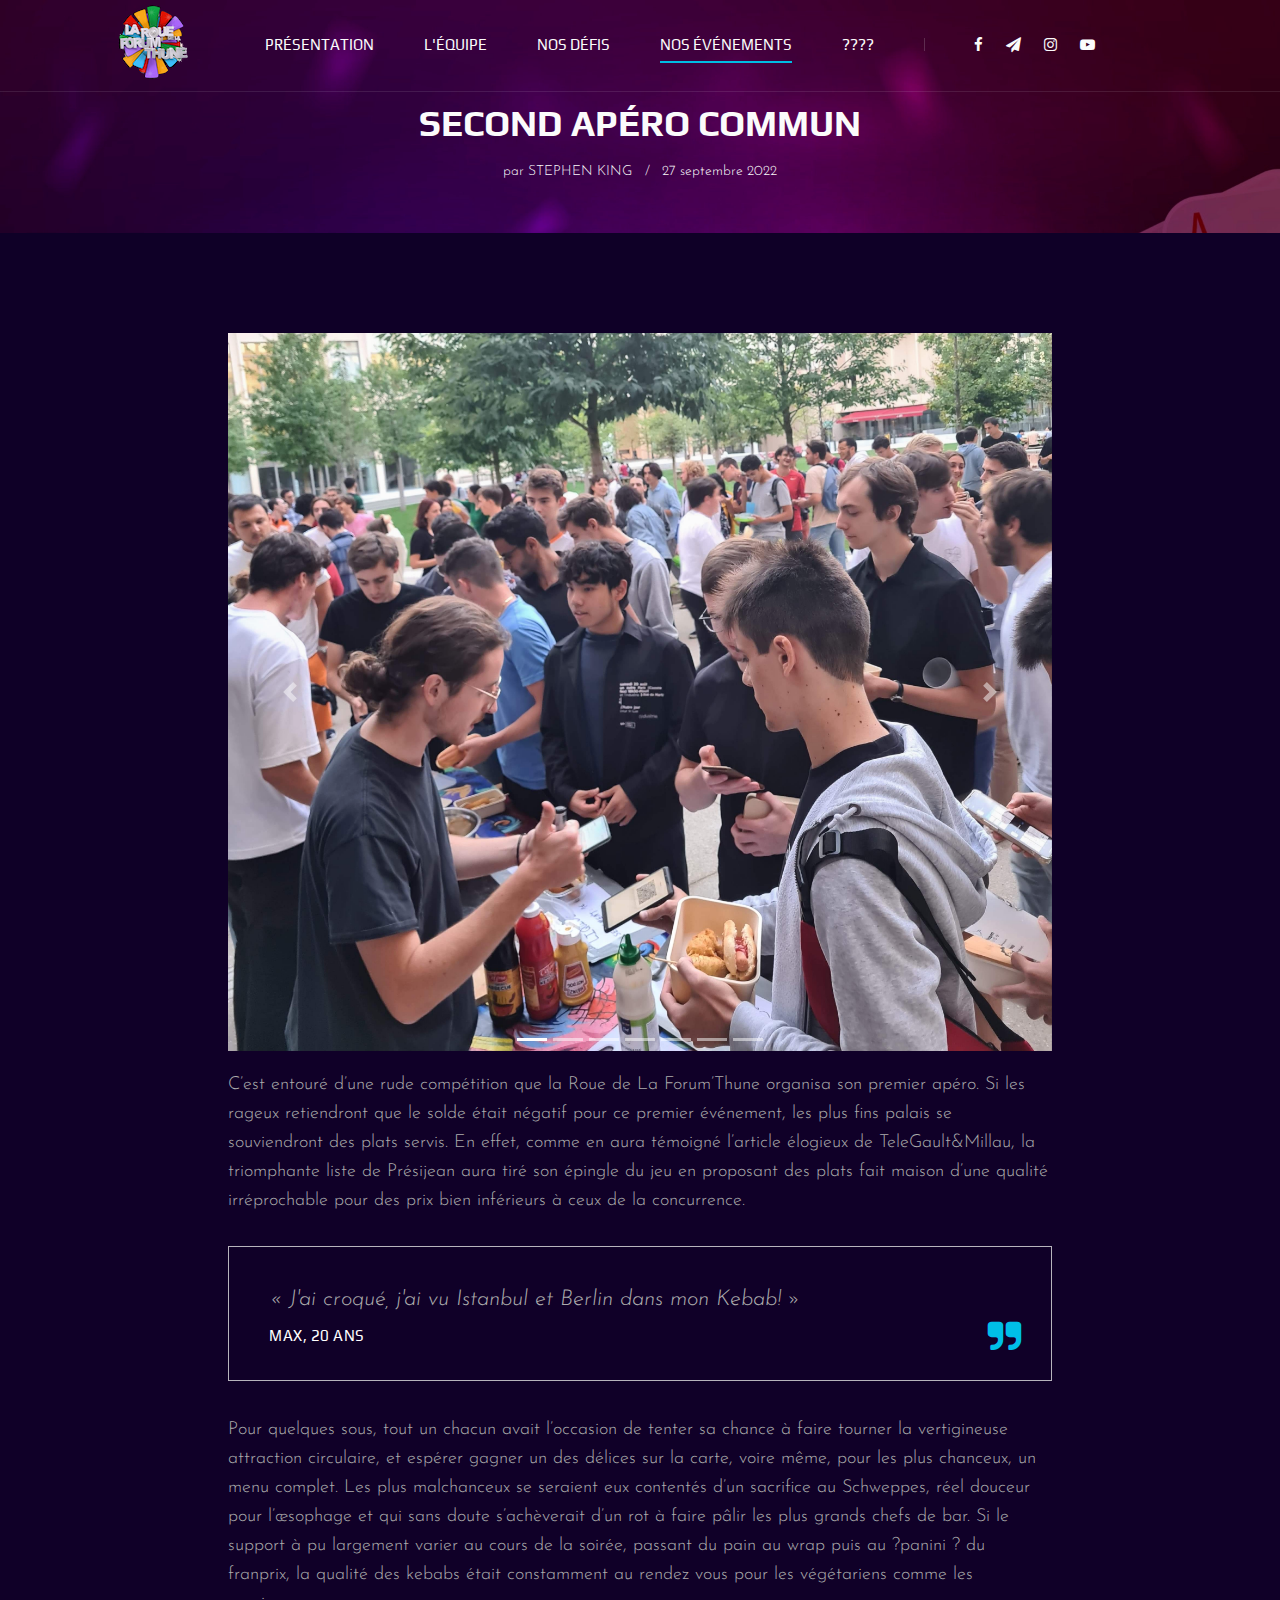
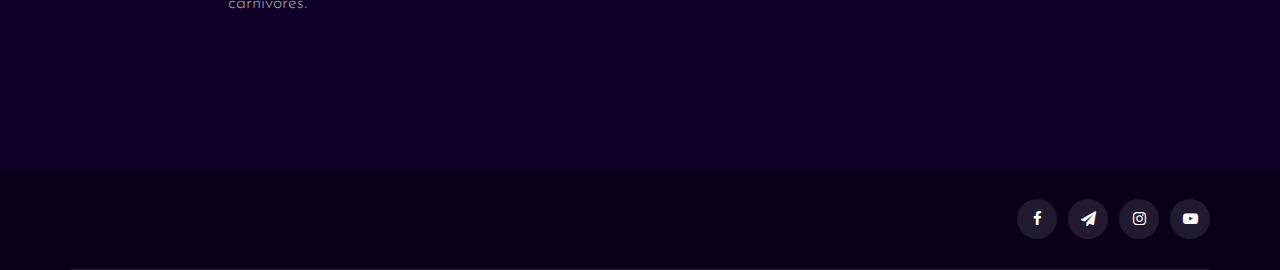
<file: apero-2.html>
<!DOCTYPE html>
<html lang="zxx">

<head>
    <meta charset="UTF-8">
    <meta name="viewport" content="width=device-width, initial-scale=1.0">
    <meta http-equiv="X-UA-Compatible" content="ie=edge">
    <title>La Roue de la Forum'Thune</title>
    
    <!-- Google Font -->
    <link href="https://fonts.googleapis.com/css2?family=Play:wght@400;700&display=swap" rel="stylesheet">
    <link href="https://fonts.googleapis.com/css2?family=Josefin+Sans:wght@300;400;500;600;700&display=swap"
        rel="stylesheet">

    <!-- Css Styles -->
    <link rel="stylesheet" href="css/bootstrap.min.css" type="text/css">
    <link rel="stylesheet" href="css/font-awesome.min.css" type="text/css">
    <link rel="stylesheet" href="css/elegant-icons.css" type="text/css">
    <link rel="stylesheet" href="css/owl.carousel.min.css" type="text/css">
    <link rel="stylesheet" href="css/magnific-popup.css" type="text/css">
    <link rel="stylesheet" href="css/slicknav.min.css" type="text/css">
    <link rel="stylesheet" href="css/style.css" type="text/css">
    <link rel="shortcut icon" type="image/x-icon" href="img/new/logo.png" />

</head>

<body>
    <!-- Page Preloder -->
    <div id="preloder">
        <div class="loader"></div>
    </div>

       <!-- Header Section Begin -->
       <header class="header">
        <div class="container">
            <div class="row">
                <div class="col-lg-2">
                    <div class="header__logo">
                        <a href="./index.html"><img src="img/new/logo.png" alt=""></a>
                        <!-- <h4 id="site-title-temp">La Roue de la Forum'Thune</h4> -->
                    </div>
                </div>
                <div class="col-lg-10">
                    <div class="header__nav__option">
                        <nav class="header__nav__menu mobile-menu">
                            <ul>
                                <li ><a href="./index.html">Présentation</a></li>
                                <li><a href="./equipe.html">L'équipe</a></li>
                                <li><a href="./defis.html">Nos défis</a></li>
                                <li class="active"><a href="./evenements.html">Nos événements</a></li>
                                <!-- <li><a href="#">Gwendal</a>
                                    <ul class="dropdown">
                                        <li><a href="./about.html">Gwendal</a></li>
                                        <li><a href="./portfolio.html">Portfolio</a></li>
                                        <li><a href="./blog.html">Blog</a></li>
                                        <li><a href="./blog-details.html">Blog Details</a></li>
                                    </ul>
                                </li> -->
                                <li><a href="./mystery.html">????</a></li>
                            </ul>
                        </nav>
                        <div class="header__nav__social">
                            <a href="https://www.facebook.com/profile.php?id=100085624603495"><i class="fa fa-facebook"></i></a>
                            <a href="mailto:simon.bastide@telecom-paris.fr"><i class="fa fa-send"></i></a>
                            <a href="https://www.instagram.com/roue_forumthune"><i class="fa fa-instagram"></i></a>
                            <a href="https://www.youtube.com/watch?v=H9HjSpGWmkg"><i class="fa fa-youtube-play"></i></a>
                        </div>
                    </div>
                </div>
            </div>
            <div id="mobile-menu-wrap"></div>
        </div>
    </header>
    <!-- Header End -->

    <!-- Blog Details Hero Begin -->
    <section class="blog-hero spad set-bg event-title" data-setbg="img/new/background-1.jpg">
        <div class="container">
            <div class="row d-flex justify-content-center">
                <div class="col-lg-8">
                    <div class="blog__hero__text">
                        <h2>SECOND APÉRO COMMUN</h2>
                        <ul>
                            <li>par <span>Stephen King</span></li>
                            <li>27 septembre 2022</li>
                        </ul>
                    </div>
                </div>
            </div>
        </div>
    </section>
    <!-- Blog Details Hero End -->

    <!-- Blog Details Section Begin -->
    <div class="blog-details spad">
        <div class="container blog-page-container">
            <div class="row d-flex justify-content-center">
                <div class="col-lg-8">
                    <div class="blog__details__content">
                        <div class="blog__details__text">

                            <div id="carouselApero2" class="carousel slide carousel-fade" data-ride="carousel">
                                <ol class="carousel-indicators">
                                  <li data-target="#carouselApero2" data-slide-to="0" class="active"></li>
                                  <li data-target="#carouselApero2" data-slide-to="1"></li>
                                  <li data-target="#carouselApero2" data-slide-to="2"></li>
                                  <li data-target="#carouselApero2" data-slide-to="3"></li>
                                  <li data-target="#carouselApero2" data-slide-to="4"></li>
                                  <li data-target="#carouselApero2" data-slide-to="5"></li>
                                  <li data-target="#carouselApero2" data-slide-to="6"></li>

                                </ol>
                                <div class="carousel-inner">
                                  <div class="carousel-item active">
                                    <img src="img/aperos/apero-2/apero-2-5.jpg" class="d-block w-100" alt="...">
                                  </div>
                                  <div class="carousel-item">
                                    <img src="img/aperos/apero-2/apero-2-2.jpg" class="d-block w-100" alt="...">
                                  </div>
                                  <div class="carousel-item">
                                    <img src="img/aperos/apero-2/apero-2-3.jpg" class="d-block w-100" alt="...">
                                  </div>
                                  <div class="carousel-item">
                                    <img src="img/aperos/apero-2/apero-2-4.jpg" class="d-block w-100" alt="...">
                                  </div>
                                  <div class="carousel-item">
                                    <img src="img/aperos/apero-2/apero-2-1.jpg" class="d-block w-100" alt="...">
                                  </div>

                                 

                                </div>
                                <a class="carousel-control-prev" href="#carouselApero2" role="button" data-slide="prev">
                                  <span class="carousel-control-prev-icon" aria-hidden="true"></span>
                                  <span class="sr-only">Previous</span>
                                </a>
                                <a class="carousel-control-next" href="#carouselApero2" role="button" data-slide="next">
                                  <span class="carousel-control-next-icon" aria-hidden="true"></span>
                                  <span class="sr-only">Next</span>
                                </a>
                            </div>

                            <p> </p>
                            <p>C’est entouré d’une rude compétition que la Roue de La Forum’Thune organisa son premier apéro. Si les rageux retiendront que le solde était négatif pour ce premier événement, les plus fins palais se souviendront des plats servis. En effet, comme en aura témoigné l’article élogieux de TeleGault&Millau, la triomphante liste de Présijean aura tiré son épingle du jeu en proposant des plats fait maison d’une qualité irréprochable pour des prix bien inférieurs à ceux de la concurrence.</p>
                        </div>
                        <div class="blog__details__quote">
                            <p>« J'ai croqué, j'ai vu Istanbul et Berlin dans mon Kebab! »</p>
                            <h6>Max, 20 ans</h6>
                            <i class="fa fa-quote-right"></i>
                        </div>
                        <div class="blog__details__desc">
                            <p>Pour quelques sous, tout un chacun avait l’occasion de tenter sa chance à faire tourner la vertigineuse attraction circulaire, et espérer gagner un des délices sur la carte, voire même, pour les plus chanceux, un menu complet. Les plus malchanceux se seraient eux contentés d’un sacrifice au Schweppes, réel douceur pour l’œsophage et qui sans doute s’achèverait d’un rot à faire pâlir les plus grands chefs de bar. Si le support à pu largement varier au cours de la soirée, passant du pain au wrap puis au ?panini ? du franprix, la qualité des kebabs était constamment au rendez vous pour les végétariens comme les carnivores.</p>
                     
                        </div>
                        <!-- <div class="blog__details__option">
                            <div class="row">
                                <div class="col-lg-6 col-md-6 col-sm-6">
                                    <a href="#" class="blog__details__option__item">
                                        <h5><i class="fa fa-angle-left"></i> Previous posts</h5>
                                        <div class="blog__details__option__item__img">
                                            <img src="img/blog/prev.jpg" alt="">
                                        </div>
                                        <div class="blog__details__option__item__text">
                                            <h6>Looking for Music & Sounds for my new Android...</h6>
                                            <span>Nov 27, 2019</span>
                                        </div>
                                    </a>
                                </div>
                                <div class="col-lg-6 col-md-6 col-sm-6">
                                    <a href="#" class="blog__details__option__item blog__details__option__item--right">
                                        <h5>Previous posts <i class="fa fa-angle-right"></i></h5>
                                        <div class="blog__details__option__item__img">
                                            <img src="img/blog/next.jpg" alt="">
                                        </div>
                                        <div class="blog__details__option__item__text">
                                            <h6>Looking for Music & Sounds for my new Android...</h6>
                                            <span>Nov 27, 2019</span>
                                        </div>
                                    </a>
                                </div>
                            </div>
                        </div> -->
                        <!-- <div class="blog__details__recent">
                            <h4>Recent Posts</h4>
                            <div class="row">
                                <div class="col-lg-4 col-md-6 col-sm-6">
                                    <div class="blog__details__recent__item">
                                        <img src="img/blog/ri-1.jpg" alt="">
                                        <h5>What are the steps of a body lift procedure?</h5>
                                        <span>Dec 06, 2019</span>
                                    </div>
                                </div>
                                <div class="col-lg-4 col-md-6 col-sm-6">
                                    <div class="blog__details__recent__item">
                                        <img src="img/blog/ri-2.jpg" alt="">
                                        <h5>What are the steps of a body lift procedure?</h5>
                                        <span>Dec 06, 2019</span>
                                    </div>
                                </div>
                                <div class="col-lg-4 col-md-6 col-sm-6">
                                    <div class="blog__details__recent__item">
                                        <img src="img/blog/ri-3.jpg" alt="">
                                        <h5>How to shop for a cosm surgery procedure</h5>
                                        <span>Dec 06, 2019</span>
                                    </div>
                                </div>
                            </div>
                        </div> -->
                    </div>
                </div>
            </div>
        </div>
    </div>
    <!-- Blog Details Section End -->

    <!-- Footer Section Begin -->
    <footer class="footer">
        <div class="container">
            <div class="footer__top">
                <div class="row">
                    <div class="col-lg-6 col-md-6">
                        <!-- <div class="footer__top__logo">
                            <a href="#"><img src="img/logo.png" alt=""></a>
                        </div> -->
                    </div>
                    <div class="col-lg-6 col-md-6">
                        <div class="footer__top__social">
                            <a href="https://www.facebook.com/profile.php?id=100085624603495"><i class="fa fa-facebook"></i></a>
                            <a href="mailto:simon.bastide@telecom-paris.fr"><i class="fa fa-send"></i></a>
                            <a href="https://www.instagram.com/roue_forumthune"><i class="fa fa-instagram"></i></a>
                            <a href="https://www.youtube.com/watch?v=H9HjSpGWmkg"><i class="fa fa-youtube-play"></i></a>
                        </div>
                    </div>
                </div>
            </div>
        </div>
    </footer>
    <!-- Footer Section End -->

    <!-- Js Plugins -->
    <script src="js/jquery-3.3.1.min.js"></script>
    <script src="js/bootstrap.min.js"></script>
    <script src="js/jquery.magnific-popup.min.js"></script>
    <script src="js/mixitup.min.js"></script>
    <script src="js/masonry.pkgd.min.js"></script>
    <script src="js/jquery.slicknav.js"></script>
    <script src="js/owl.carousel.min.js"></script>
    <script src="js/main.js"></script>
</body>

</html>
</file>
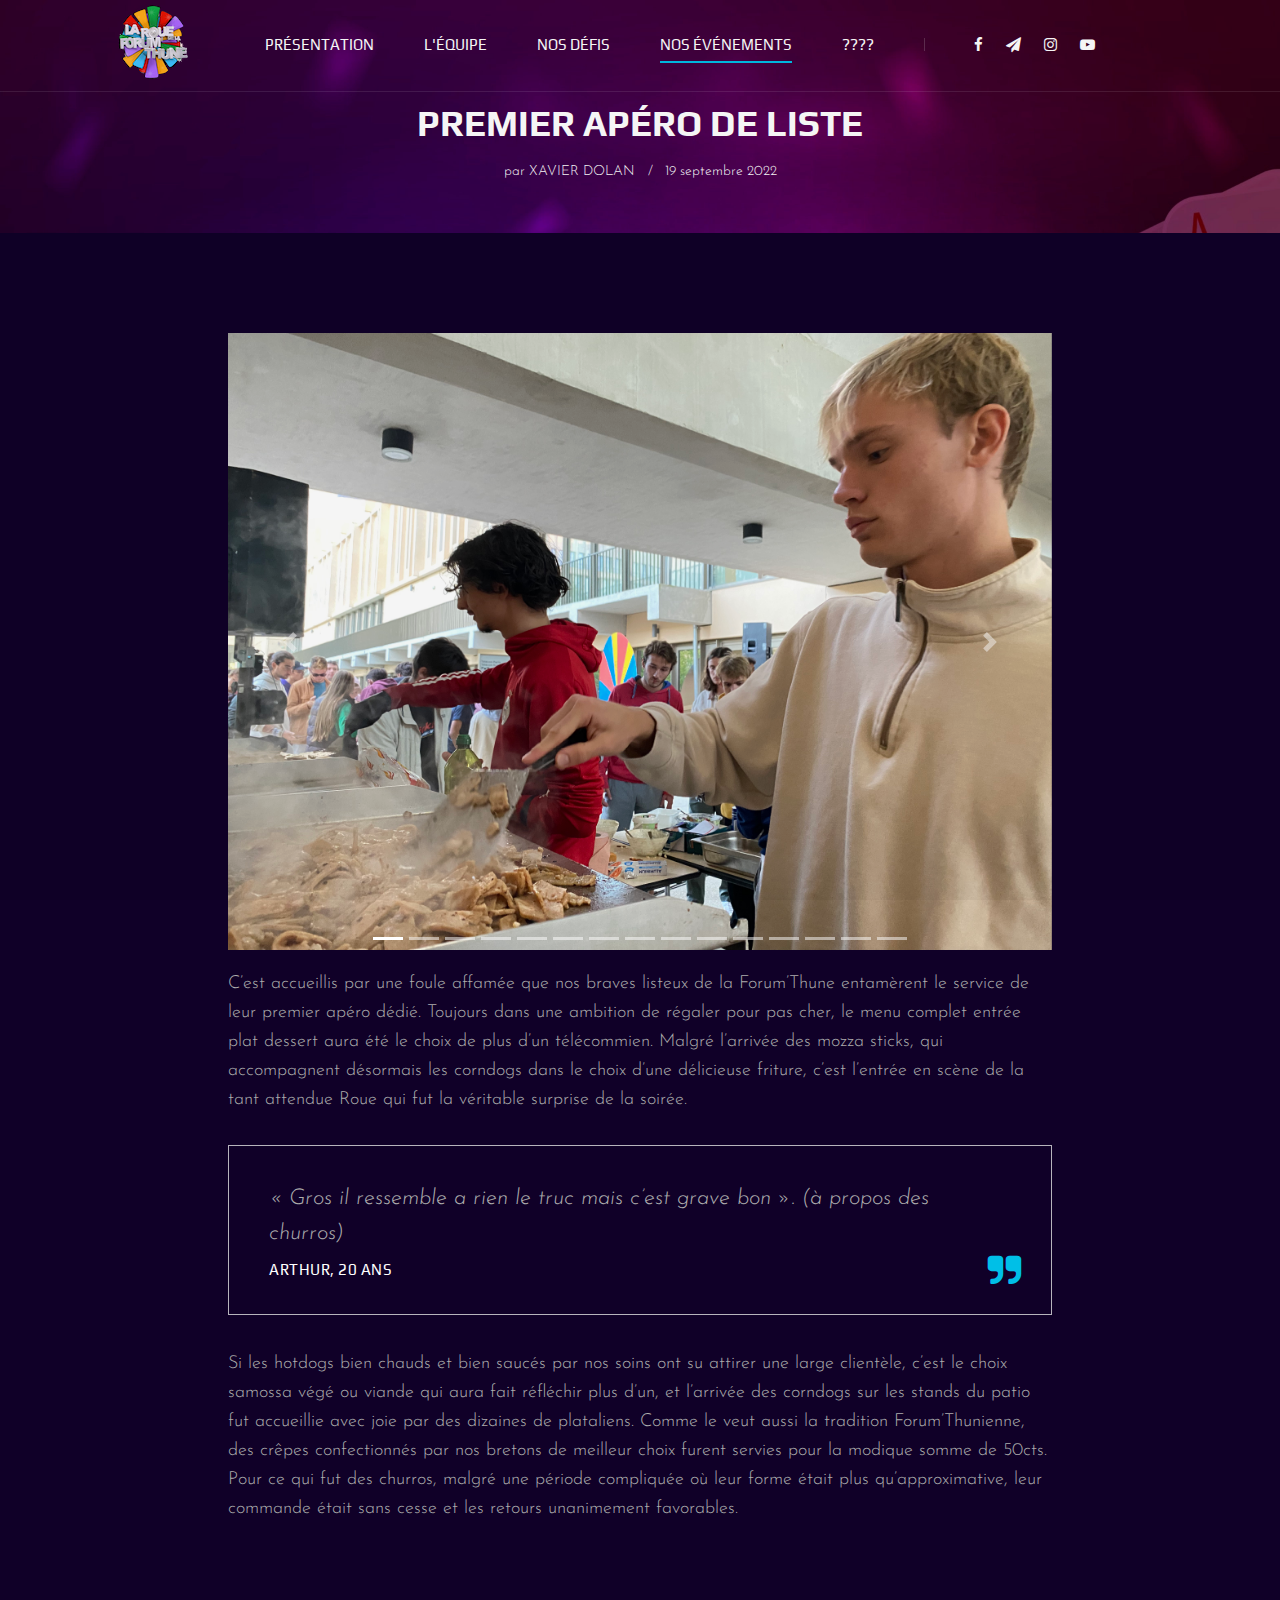
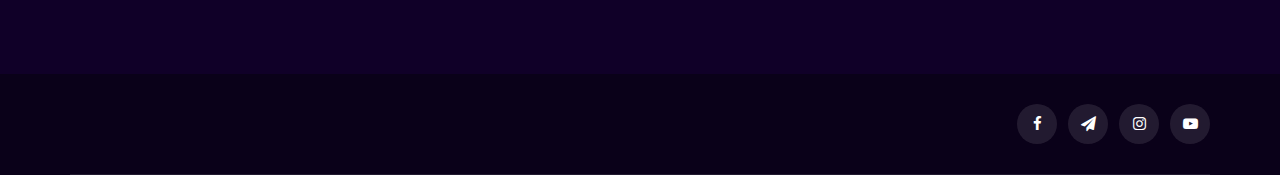
<file: apero-3.html>
<!DOCTYPE html>
<html lang="zxx">

<head>
    <meta charset="UTF-8">
    <meta name="viewport" content="width=device-width, initial-scale=1.0">
    <meta http-equiv="X-UA-Compatible" content="ie=edge">
    <title>La Roue de la Forum'Thune</title>
    
    <!-- Google Font -->
    <link href="https://fonts.googleapis.com/css2?family=Play:wght@400;700&display=swap" rel="stylesheet">
    <link href="https://fonts.googleapis.com/css2?family=Josefin+Sans:wght@300;400;500;600;700&display=swap"
        rel="stylesheet">

    <!-- Css Styles -->
    <link rel="stylesheet" href="css/bootstrap.min.css" type="text/css">
    <link rel="stylesheet" href="css/font-awesome.min.css" type="text/css">
    <link rel="stylesheet" href="css/elegant-icons.css" type="text/css">
    <link rel="stylesheet" href="css/owl.carousel.min.css" type="text/css">
    <link rel="stylesheet" href="css/magnific-popup.css" type="text/css">
    <link rel="stylesheet" href="css/slicknav.min.css" type="text/css">
    <link rel="stylesheet" href="css/style.css" type="text/css">
    <link rel="shortcut icon" type="image/x-icon" href="img/new/logo.png" />

</head>

<body>
    <!-- Page Preloder -->
    <div id="preloder">
        <div class="loader"></div>
    </div>

       <!-- Header Section Begin -->
       <header class="header">
        <div class="container">
            <div class="row">
                <div class="col-lg-2">
                    <div class="header__logo">
                        <a href="./index.html"><img src="img/new/logo.png" alt=""></a>
                        <!-- <h4 id="site-title-temp">La Roue de la Forum'Thune</h4> -->
                    </div>
                </div>
                <div class="col-lg-10">
                    <div class="header__nav__option">
                        <nav class="header__nav__menu mobile-menu">
                            <ul>
                                <li ><a href="./index.html">Présentation</a></li>
                                <li><a href="./equipe.html">L'équipe</a></li>
                                <li><a href="./defis.html">Nos défis</a></li>
                                <li class="active"><a href="./evenements.html">Nos événements</a></li>
                                <!-- <li><a href="#">Gwendal</a>
                                    <ul class="dropdown">
                                        <li><a href="./about.html">Gwendal</a></li>
                                        <li><a href="./portfolio.html">Portfolio</a></li>
                                        <li><a href="./blog.html">Blog</a></li>
                                        <li><a href="./blog-details.html">Blog Details</a></li>
                                    </ul>
                                </li> -->
                                <li><a href="./mystery.html">????</a></li>
                            </ul>
                        </nav>
                        <div class="header__nav__social">
                            <a href="https://www.facebook.com/profile.php?id=100085624603495"><i class="fa fa-facebook"></i></a>
                            <a href="mailto:simon.bastide@telecom-paris.fr"><i class="fa fa-send"></i></a>
                            <a href="https://www.instagram.com/roue_forumthune"><i class="fa fa-instagram"></i></a>
                            <a href="https://www.youtube.com/watch?v=H9HjSpGWmkg"><i class="fa fa-youtube-play"></i></a>
                        </div>
                    </div>
                </div>
            </div>
            <div id="mobile-menu-wrap"></div>
        </div>
    </header>
    <!-- Header End -->

    <!-- Blog Details Hero Begin -->
    <section class="blog-hero spad set-bg event-title" data-setbg="img/new/background-1.jpg">
        <div class="container">
            <div class="row d-flex justify-content-center">
                <div class="col-lg-8">
                    <div class="blog__hero__text">
                        <h2>PREMIER APÉRO DE LISTE</h2>
                        <ul>
                            <li>par <span>Xavier Dolan</span></li>
                            <li>19 septembre 2022</li>
                        </ul>
                    </div>
                </div>
            </div>
        </div>
    </section>
    <!-- Blog Details Hero End -->

    <!-- Blog Details Section Begin -->
    <div class="blog-details spad">
        <div class="container blog-page-container">
            <div class="row d-flex justify-content-center">
                <div class="col-lg-8">
                    <div class="blog__details__content">
                        <div class="blog__details__text">

                            <div id="carouselApero3" class="carousel slide carousel-fade" data-ride="carousel">
                                <ol class="carousel-indicators">
                                  <li data-target="#carouselApero3" data-slide-to="0" class="active"></li>
                                  <li data-target="#carouselApero3" data-slide-to="1"></li>
                                  <li data-target="#carouselApero3" data-slide-to="2"></li>
                                  <li data-target="#carouselApero3" data-slide-to="3"></li>
                                  <li data-target="#carouselApero3" data-slide-to="4"></li>
                                  <li data-target="#carouselApero3" data-slide-to="5"></li>
                                  <li data-target="#carouselApero3" data-slide-to="6"></li>
                                  <li data-target="#carouselApero3" data-slide-to="7"></li>
                                  <li data-target="#carouselApero3" data-slide-to="8"></li>
                                  <li data-target="#carouselApero3" data-slide-to="9"></li>
                                  <li data-target="#carouselApero3" data-slide-to="10"></li>
                                  <li data-target="#carouselApero3" data-slide-to="11"></li>
                                  <li data-target="#carouselApero3" data-slide-to="12"></li>
                                  <li data-target="#carouselApero3" data-slide-to="13"></li>
                                  <li data-target="#carouselApero3" data-slide-to="14"></li>
                                </ol>
                                <div class="carousel-inner">
                                  <div class="carousel-item active">
                                    <img src="img/aperos/apero-3/apero-3-1.jpg" class="d-block w-100" alt="...">
                                  </div>
                                  <div class="carousel-item">
                                    <img src="img/aperos/apero-3/apero-3-2.jpg" class="d-block w-100" alt="...">
                                  </div>
                                  <div class="carousel-item">
                                    <img src="img/aperos/apero-3/apero-3-3.jpg" class="d-block w-100" alt="...">
                                  </div>
                                  <div class="carousel-item">
                                    <img src="img/aperos/apero-3/apero-3-4.jpg" class="d-block w-100" alt="...">
                                  </div>
                                  <div class="carousel-item">
                                    <img src="img/aperos/apero-3/apero-3-5.jpg" class="d-block w-100" alt="...">
                                  </div>
                                  <div class="carousel-item">
                                    <img src="img/aperos/apero-3/apero-3-6.jpg" class="d-block w-100" alt="...">
                                  </div>
                                  <div class="carousel-item">
                                    <img src="img/aperos/apero-3/apero-3-7.jpg" class="d-block w-100" alt="...">
                                  </div>
                                  <div class="carousel-item">
                                    <img src="img/aperos/apero-3/apero-3-8.jpg" class="d-block w-100" alt="...">
                                  </div>
                                  <div class="carousel-item">
                                    <img src="img/aperos/apero-3/apero-3-9.jpg" class="d-block w-100" alt="...">
                                  </div>
                                  <div class="carousel-item">
                                    <img src="img/aperos/apero-3/apero-3-10.jpg" class="d-block w-100" alt="...">
                                  </div>
                                  <div class="carousel-item">
                                    <img src="img/aperos/apero-3/apero-3-11.jpg" class="d-block w-100" alt="...">
                                  </div>
                                  <div class="carousel-item">
                                    <img src="img/aperos/apero-3/apero-3-12.jpg" class="d-block w-100" alt="...">
                                  </div>
                                  <div class="carousel-item">
                                    <img src="img/aperos/apero-3/apero-3-13.jpg" class="d-block w-100" alt="...">
                                  </div>
                                  <div class="carousel-item">
                                    <img src="img/aperos/apero-3/apero-3-14.jpg" class="d-block w-100" alt="...">
                                  </div>
                                </div>
                                <a class="carousel-control-prev" href="#carouselApero3" role="button" data-slide="prev">
                                  <span class="carousel-control-prev-icon" aria-hidden="true"></span>
                                  <span class="sr-only">Previous</span>
                                </a>
                                <a class="carousel-control-next" href="#carouselApero3" role="button" data-slide="next">
                                  <span class="carousel-control-next-icon" aria-hidden="true"></span>
                                  <span class="sr-only">Next</span>
                                </a>
                            </div>

                            <p> </p>
                            <p>C’est accueillis par une foule affamée que nos braves listeux de la Forum’Thune entamèrent le service de leur premier apéro dédié. Toujours dans une ambition de régaler pour pas cher, le menu complet entrée plat dessert aura été le choix de plus d’un télécommien. Malgré l’arrivée des mozza sticks, qui accompagnent désormais les corndogs dans le choix d’une délicieuse friture, c’est l’entrée en scène de la tant attendue Roue qui fut la véritable surprise de la soirée.</p>
                            
                        </div>
                        <div class="blog__details__quote">
                            <p>« Gros il ressemble a rien le truc mais c’est grave bon ». (à propos des churros)</p>
                            <h6>Arthur, 20 ans</h6>
                            <i class="fa fa-quote-right"></i>
                        </div>
                        <div class="blog__details__desc">
                            <p>Si les hotdogs bien chauds et bien saucés par nos soins ont su attirer une large clientèle, c’est le choix samossa végé ou viande qui aura fait réfléchir plus d’un, et l’arrivée des corndogs sur les stands du patio fut accueillie avec joie par des dizaines de plataliens. Comme le veut aussi la tradition Forum’Thunienne, des crêpes confectionnés par nos bretons de meilleur choix furent servies pour la modique somme de 50cts. Pour ce qui fut des churros, malgré une période compliquée où leur forme était plus qu’approximative, leur commande était sans cesse et les retours unanimement favorables.</p>

                        </div>
                        <!-- <div class="blog__details__option">
                            <div class="row">
                                <div class="col-lg-6 col-md-6 col-sm-6">
                                    <a href="#" class="blog__details__option__item">
                                        <h5><i class="fa fa-angle-left"></i> Previous posts</h5>
                                        <div class="blog__details__option__item__img">
                                            <img src="img/blog/prev.jpg" alt="">
                                        </div>
                                        <div class="blog__details__option__item__text">
                                            <h6>Looking for Music & Sounds for my new Android...</h6>
                                            <span>Nov 27, 2019</span>
                                        </div>
                                    </a>
                                </div>
                                <div class="col-lg-6 col-md-6 col-sm-6">
                                    <a href="#" class="blog__details__option__item blog__details__option__item--right">
                                        <h5>Previous posts <i class="fa fa-angle-right"></i></h5>
                                        <div class="blog__details__option__item__img">
                                            <img src="img/blog/next.jpg" alt="">
                                        </div>
                                        <div class="blog__details__option__item__text">
                                            <h6>Looking for Music & Sounds for my new Android...</h6>
                                            <span>Nov 27, 2019</span>
                                        </div>
                                    </a>
                                </div>
                            </div>
                        </div> -->
                        <!-- <div class="blog__details__recent">
                            <h4>Recent Posts</h4>
                            <div class="row">
                                <div class="col-lg-4 col-md-6 col-sm-6">
                                    <div class="blog__details__recent__item">
                                        <img src="img/blog/ri-1.jpg" alt="">
                                        <h5>What are the steps of a body lift procedure?</h5>
                                        <span>Dec 06, 2019</span>
                                    </div>
                                </div>
                                <div class="col-lg-4 col-md-6 col-sm-6">
                                    <div class="blog__details__recent__item">
                                        <img src="img/blog/ri-2.jpg" alt="">
                                        <h5>What are the steps of a body lift procedure?</h5>
                                        <span>Dec 06, 2019</span>
                                    </div>
                                </div>
                                <div class="col-lg-4 col-md-6 col-sm-6">
                                    <div class="blog__details__recent__item">
                                        <img src="img/blog/ri-3.jpg" alt="">
                                        <h5>How to shop for a cosm surgery procedure</h5>
                                        <span>Dec 06, 2019</span>
                                    </div>
                                </div>
                            </div>
                        </div> -->
                    </div>
                </div>
            </div>
        </div>
    </div>
    <!-- Blog Details Section End -->

    <!-- Footer Section Begin -->
    <footer class="footer">
        <div class="container">
            <div class="footer__top">
                <div class="row">
                    <div class="col-lg-6 col-md-6">
                        <!-- <div class="footer__top__logo">
                            <a href="#"><img src="img/logo.png" alt=""></a>
                        </div> -->
                    </div>
                    <div class="col-lg-6 col-md-6">
                        <div class="footer__top__social">
                            <a href="https://www.facebook.com/profile.php?id=100085624603495"><i class="fa fa-facebook"></i></a>
                            <a href="mailto:simon.bastide@telecom-paris.fr"><i class="fa fa-send"></i></a>
                            <a href="https://www.instagram.com/roue_forumthune"><i class="fa fa-instagram"></i></a>
                            <a href="https://www.youtube.com/watch?v=H9HjSpGWmkg"><i class="fa fa-youtube-play"></i></a>
                        </div>
                    </div>
                </div>
            </div>
        </div>
    </footer>
    <!-- Footer Section End -->

    <!-- Js Plugins -->
    <script src="js/jquery-3.3.1.min.js"></script>
    <script src="js/bootstrap.min.js"></script>
    <script src="js/jquery.magnific-popup.min.js"></script>
    <script src="js/mixitup.min.js"></script>
    <script src="js/masonry.pkgd.min.js"></script>
    <script src="js/jquery.slicknav.js"></script>
    <script src="js/owl.carousel.min.js"></script>
    <script src="js/main.js"></script>
</body>

</html>
</file>
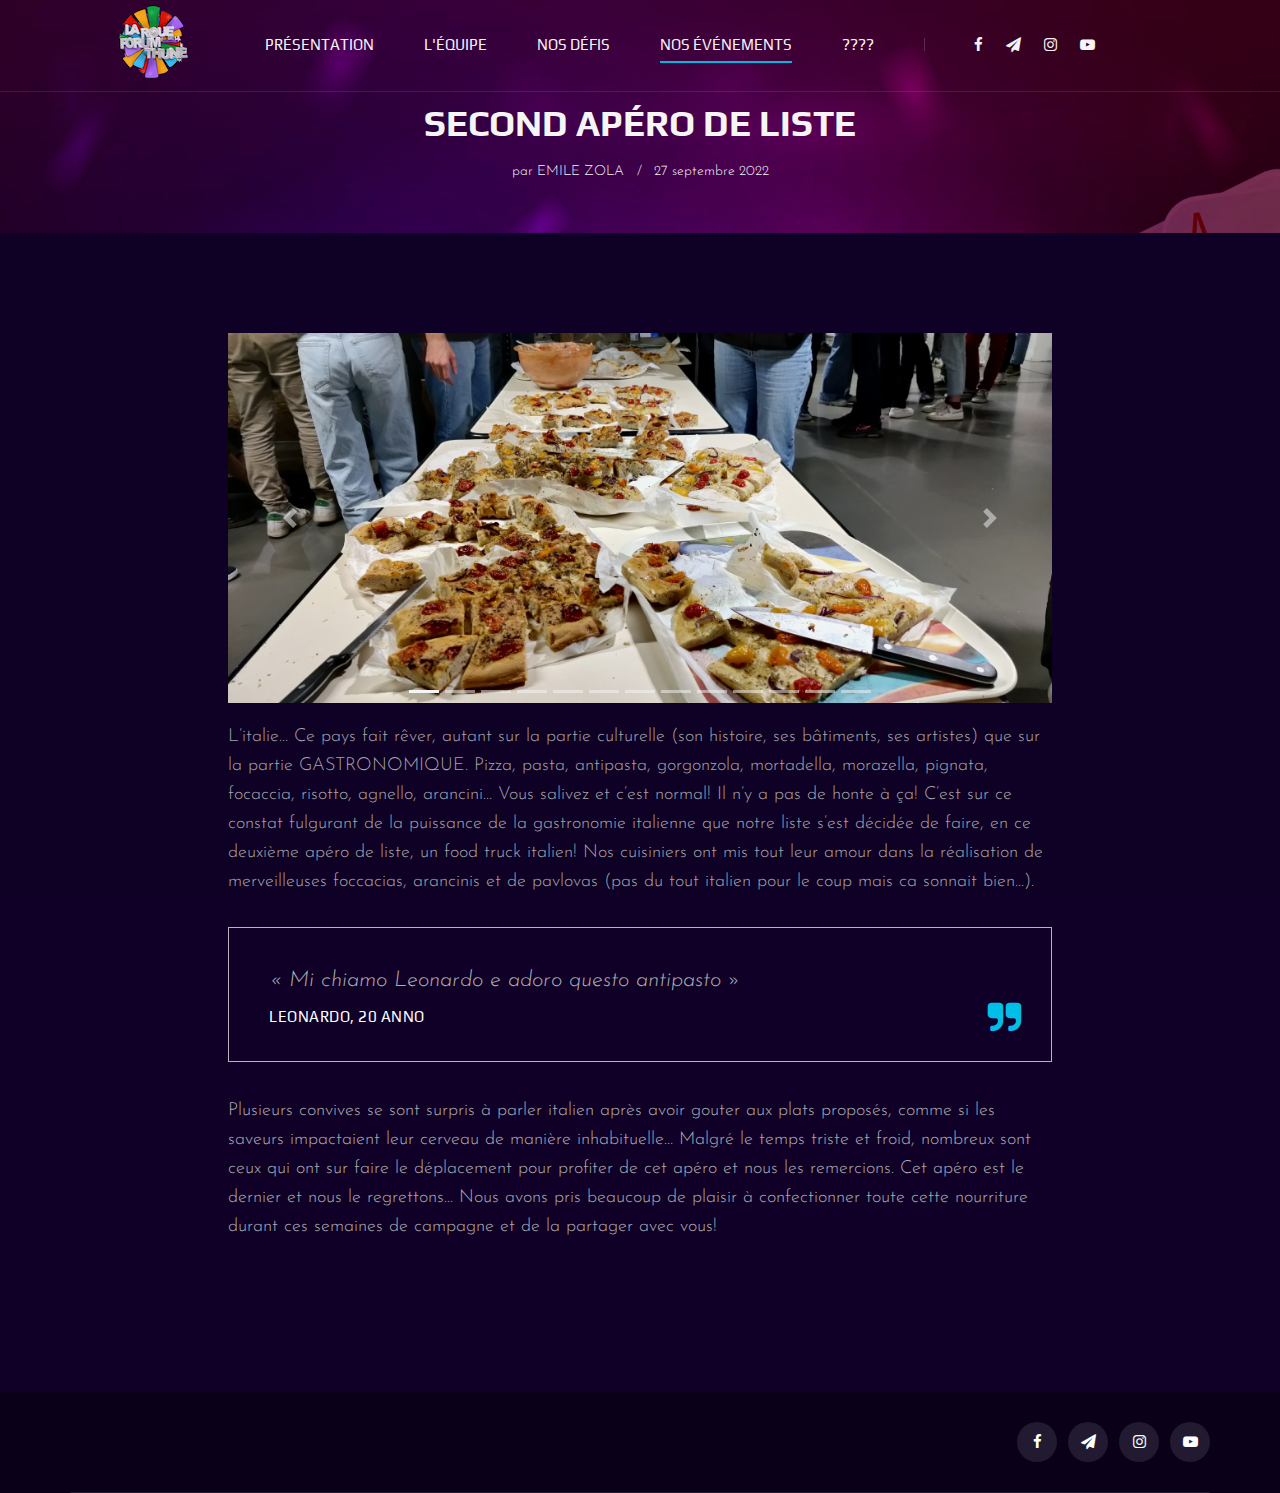
<file: apero-4.html>
<!DOCTYPE html>
<html lang="zxx">

<head>
    <meta charset="UTF-8">
    <meta name="viewport" content="width=device-width, initial-scale=1.0">
    <meta http-equiv="X-UA-Compatible" content="ie=edge">
    <title>La Roue de la Forum'Thune</title>
    
    <!-- Google Font -->
    <link href="https://fonts.googleapis.com/css2?family=Play:wght@400;700&display=swap" rel="stylesheet">
    <link href="https://fonts.googleapis.com/css2?family=Josefin+Sans:wght@300;400;500;600;700&display=swap"
        rel="stylesheet">

    <!-- Css Styles -->
    <link rel="stylesheet" href="css/bootstrap.min.css" type="text/css">
    <link rel="stylesheet" href="css/font-awesome.min.css" type="text/css">
    <link rel="stylesheet" href="css/elegant-icons.css" type="text/css">
    <link rel="stylesheet" href="css/owl.carousel.min.css" type="text/css">
    <link rel="stylesheet" href="css/magnific-popup.css" type="text/css">
    <link rel="stylesheet" href="css/slicknav.min.css" type="text/css">
    <link rel="stylesheet" href="css/style.css" type="text/css">
    <link rel="shortcut icon" type="image/x-icon" href="img/new/logo.png" />

</head>

<body>
    <!-- Page Preloder -->
    <div id="preloder">
        <div class="loader"></div>
    </div>

       <!-- Header Section Begin -->
       <header class="header">
        <div class="container">
            <div class="row">
                <div class="col-lg-2">
                    <div class="header__logo">
                        <a href="./index.html"><img src="img/new/logo.png" alt=""></a>
                        <!-- <h4 id="site-title-temp">La Roue de la Forum'Thune</h4> -->
                    </div>
                </div>
                <div class="col-lg-10">
                    <div class="header__nav__option">
                        <nav class="header__nav__menu mobile-menu">
                            <ul>
                                <li ><a href="./index.html">Présentation</a></li>
                                <li><a href="./equipe.html">L'équipe</a></li>
                                <li><a href="./defis.html">Nos défis</a></li>
                                <li class="active"><a href="./evenements.html">Nos événements</a></li>
                                <!-- <li><a href="#">Gwendal</a>
                                    <ul class="dropdown">
                                        <li><a href="./about.html">Gwendal</a></li>
                                        <li><a href="./portfolio.html">Portfolio</a></li>
                                        <li><a href="./blog.html">Blog</a></li>
                                        <li><a href="./blog-details.html">Blog Details</a></li>
                                    </ul>
                                </li> -->
                                <li><a href="./mystery.html">????</a></li>
                            </ul>
                        </nav>
                        <div class="header__nav__social">
                            <a href="https://www.facebook.com/profile.php?id=100085624603495"><i class="fa fa-facebook"></i></a>
                            <a href="mailto:simon.bastide@telecom-paris.fr"><i class="fa fa-send"></i></a>
                            <a href="https://www.instagram.com/roue_forumthune"><i class="fa fa-instagram"></i></a>
                            <a href="https://www.youtube.com/watch?v=H9HjSpGWmkg"><i class="fa fa-youtube-play"></i></a>
                        </div>
                    </div>
                </div>
            </div>
            <div id="mobile-menu-wrap"></div>
        </div>
    </header>
    <!-- Header End -->

    <!-- Blog Details Hero Begin -->
    <section class="blog-hero spad set-bg event-title" data-setbg="img/new/background-1.jpg">
        <div class="container">
            <div class="row d-flex justify-content-center">
                <div class="col-lg-8">
                    <div class="blog__hero__text">
                        <h2>SECOND APÉRO DE LISTE</h2>
                        <ul>
                            <li>par <span>Emile Zola</span></li>
                            <li>27 septembre 2022</li>
                        </ul>
                    </div>
                </div>
            </div>
        </div>
    </section>
    <!-- Blog Details Hero End -->

    <!-- Blog Details Section Begin -->
    <div class="blog-details spad">
        <div class="container blog-page-container">
            <div class="row d-flex justify-content-center">
                <div class="col-lg-8">
                    <div class="blog__details__content">
                        <div class="blog__details__text">

                            <div id="carouselApero4" class="carousel slide carousel-fade" data-ride="carousel">
                                <ol class="carousel-indicators">
                                  <li data-target="#carouselApero4" data-slide-to="0" class="active"></li>
                                  <li data-target="#carouselApero4" data-slide-to="1"></li>
                                  <li data-target="#carouselApero4" data-slide-to="2"></li>
                                  <li data-target="#carouselApero4" data-slide-to="3"></li>
                                  <li data-target="#carouselApero4" data-slide-to="4"></li>
                                  <li data-target="#carouselApero4" data-slide-to="5"></li>
                                  <li data-target="#carouselApero4" data-slide-to="6"></li>
                                  <li data-target="#carouselApero4" data-slide-to="7"></li>
                                  <li data-target="#carouselApero4" data-slide-to="8"></li>
                                  <li data-target="#carouselApero4" data-slide-to="9"></li>
                                  <li data-target="#carouselApero4" data-slide-to="10"></li>
                                  <li data-target="#carouselApero4" data-slide-to="11"></li>
                                  <li data-target="#carouselApero4" data-slide-to="12"></li>
                                </ol>
                                <div class="carousel-inner">
                                  <div class="carousel-item active">
                                    <img src="img/aperos/apero-4/apero-4-1.jpg" class="d-block w-100" alt="...">
                                  </div>
                                  <div class="carousel-item">
                                    <img src="img/aperos/apero-4/apero-4-2.jpg" class="d-block w-100" alt="...">
                                  </div>
                                  <div class="carousel-item">
                                    <img src="img/aperos/apero-4/apero-4-3.jpg" class="d-block w-100" alt="...">
                                  </div>
                                  <div class="carousel-item">
                                    <img src="img/aperos/apero-4/apero-4-4.jpg" class="d-block w-100" alt="...">
                                  </div>
                                  <div class="carousel-item">
                                    <img src="img/aperos/apero-4/apero-4-5.jpg" class="d-block w-100" alt="...">
                                  </div>
                                  <div class="carousel-item">
                                    <img src="img/aperos/apero-4/apero-4-6.jpg" class="d-block w-100" alt="...">
                                  </div>
                                  <div class="carousel-item">
                                    <img src="img/aperos/apero-4/apero-4-7.jpg" class="d-block w-100" alt="...">
                                  </div>
                                  <div class="carousel-item">
                                    <img src="img/aperos/apero-4/apero-4-8.jpg" class="d-block w-100" alt="...">
                                  </div>
                                  <div class="carousel-item">
                                    <img src="img/aperos/apero-4/apero-4-9.jpg" class="d-block w-100" alt="...">
                                  </div>
                                  <div class="carousel-item">
                                    <img src="img/aperos/apero-4/apero-4-10.jpg" class="d-block w-100" alt="...">
                                  </div>
                                  <div class="carousel-item">
                                    <img src="img/aperos/apero-4/apero-4-11.jpg" class="d-block w-100" alt="...">
                                  </div>
                                  <div class="carousel-item">
                                    <img src="img/aperos/apero-4/apero-4-12.jpg" class="d-block w-100" alt="...">
                                  </div>
                                  
                                </div>
                                <a class="carousel-control-prev" href="#carouselApero4" role="button" data-slide="prev">
                                  <span class="carousel-control-prev-icon" aria-hidden="true"></span>
                                  <span class="sr-only">Previous</span>
                                </a>
                                <a class="carousel-control-next" href="#carouselApero4" role="button" data-slide="next">
                                  <span class="carousel-control-next-icon" aria-hidden="true"></span>
                                  <span class="sr-only">Next</span>
                                </a>
                            </div>

                            <p> </p>
                            <p>L’italie… Ce pays fait rêver, autant sur la partie culturelle (son histoire, ses bâtiments, ses artistes) que sur la partie GASTRONOMIQUE. Pizza, pasta, antipasta, gorgonzola, mortadella, morazella, pignata, focaccia, risotto, agnello, arancini… Vous salivez et c’est normal! Il n’y a pas de honte à ça! C’est sur ce constat fulgurant de la puissance de la gastronomie italienne que notre liste s’est décidée de faire, en ce deuxième apéro de liste, un food truck italien! Nos cuisiniers ont mis tout leur amour dans la réalisation de merveilleuses foccacias, arancinis et de pavlovas (pas du tout italien pour le coup mais ca sonnait bien…).</p>                            
                        </div>
                        <div class="blog__details__quote">
                            <p>« Mi chiamo Leonardo e adoro questo antipasto »</p>
                            <h6>Leonardo, 20 anno</h6>
                            <i class="fa fa-quote-right"></i>
                        </div>
                        <div class="blog__details__desc">
                            <p>Plusieurs convives se sont surpris à parler italien après avoir gouter aux plats proposés, comme si les saveurs impactaient leur cerveau de manière inhabituelle… Malgré le temps triste et froid, nombreux sont ceux qui ont sur faire le déplacement pour profiter de cet apéro et nous les remercions. Cet apéro est le dernier et nous le regrettons… Nous avons pris beaucoup de plaisir à confectionner toute cette nourriture durant ces semaines de campagne et de la partager avec vous! </p>

                        </div>
                    </div>
                </div>
            </div>
        </div>
    </div>
    <!-- Blog Details Section End -->

    <!-- Footer Section Begin -->
    <footer class="footer">
        <div class="container">
            <div class="footer__top">
                <div class="row">
                    <div class="col-lg-6 col-md-6">
                        <!-- <div class="footer__top__logo">
                            <a href="#"><img src="img/logo.png" alt=""></a>
                        </div> -->
                    </div>
                    <div class="col-lg-6 col-md-6">
                        <div class="footer__top__social">
                            <a href="https://www.facebook.com/profile.php?id=100085624603495"><i class="fa fa-facebook"></i></a>
                            <a href="mailto:simon.bastide@telecom-paris.fr"><i class="fa fa-send"></i></a>
                            <a href="https://www.instagram.com/roue_forumthune"><i class="fa fa-instagram"></i></a>
                            <a href="https://www.youtube.com/watch?v=H9HjSpGWmkg"><i class="fa fa-youtube-play"></i></a>
                        </div>
                    </div>
                </div>
            </div>
        </div>
    </footer>
    <!-- Footer Section End -->

    <!-- Js Plugins -->
    <script src="js/jquery-3.3.1.min.js"></script>
    <script src="js/bootstrap.min.js"></script>
    <script src="js/jquery.magnific-popup.min.js"></script>
    <script src="js/mixitup.min.js"></script>
    <script src="js/masonry.pkgd.min.js"></script>
    <script src="js/jquery.slicknav.js"></script>
    <script src="js/owl.carousel.min.js"></script>
    <script src="js/main.js"></script>
</body>

</html>
</file>
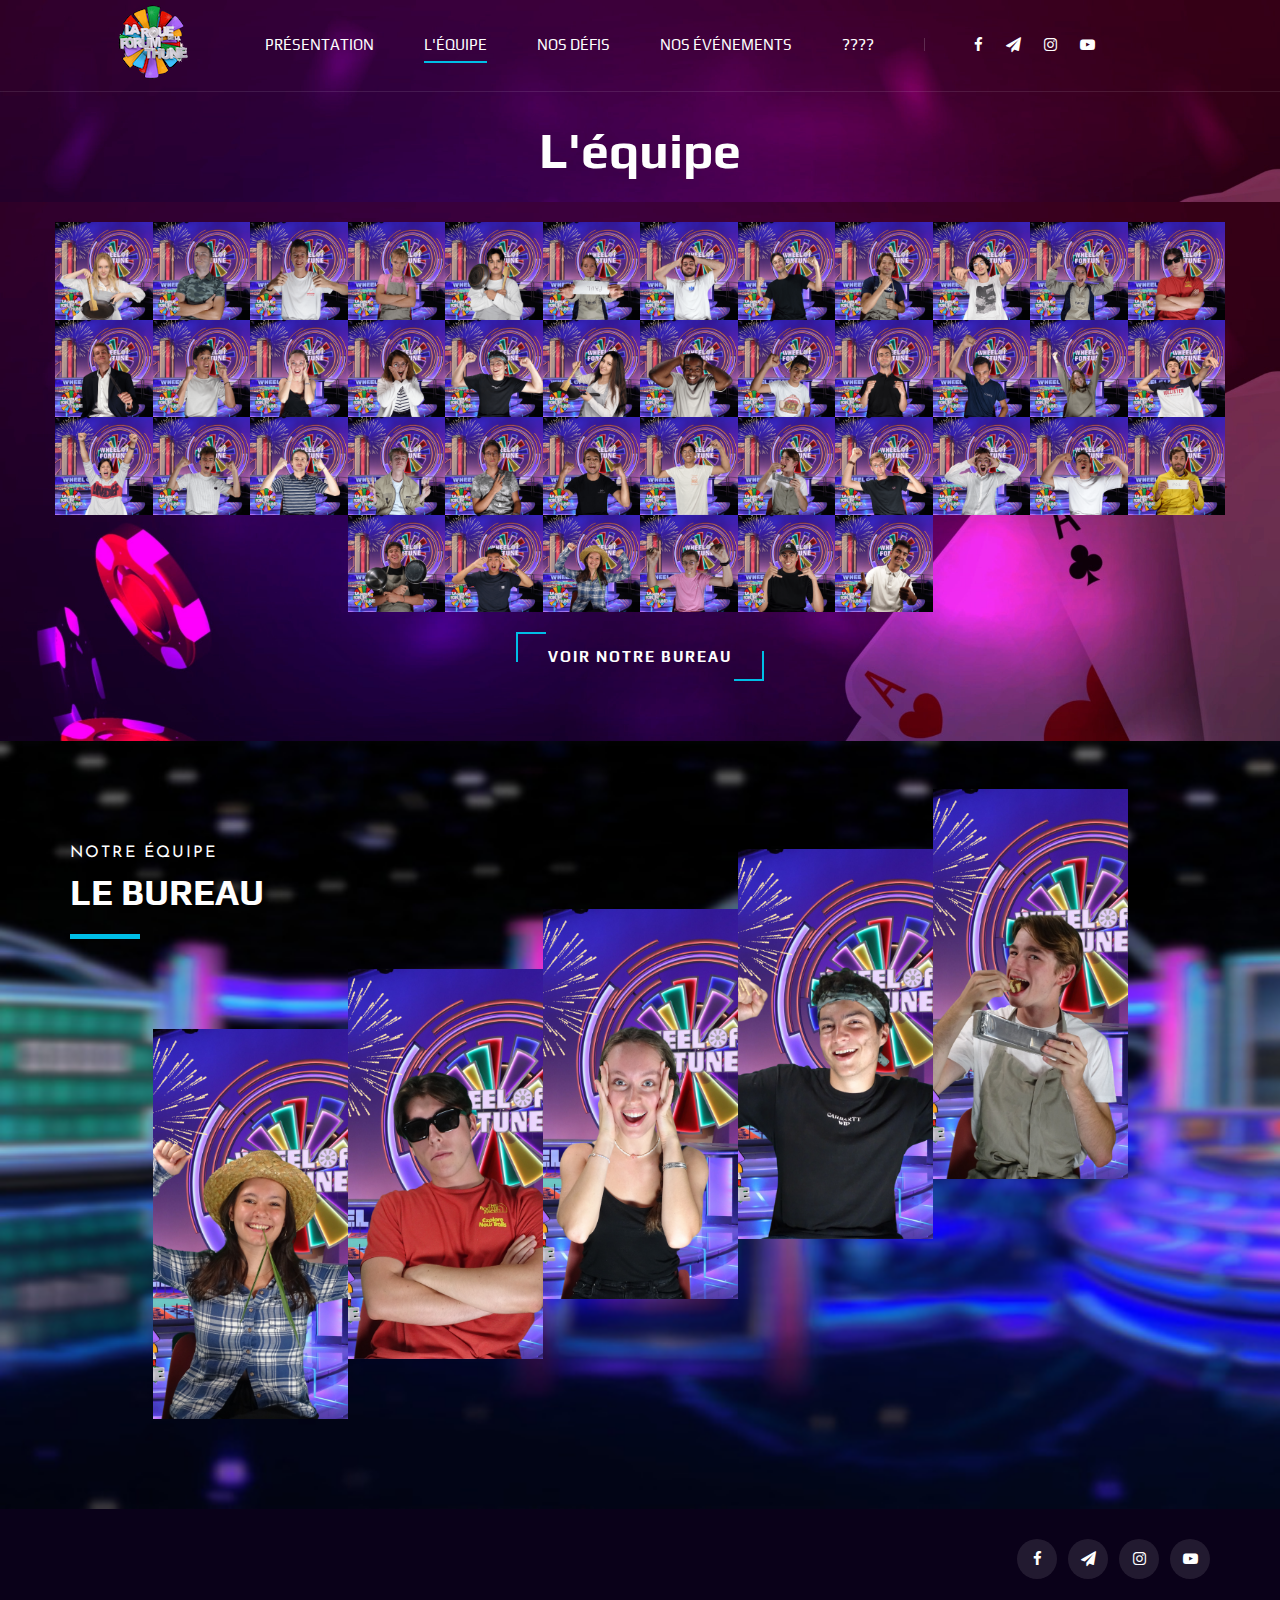
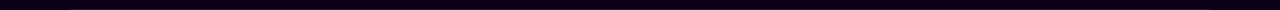
<file: equipe.html>
<!DOCTYPE html>
<html lang="zxx">

<head>
    <meta charset="UTF-8">
    <meta name="viewport" content="width=device-width, initial-scale=1.0">
    <meta http-equiv="X-UA-Compatible" content="ie=edge">
    <title>La Roue de la Forum'Thune</title>

    <!-- Google Font -->
    <link href="https://fonts.googleapis.com/css2?family=Play:wght@400;700&display=swap" rel="stylesheet">
    <link href="https://fonts.googleapis.com/css2?family=Josefin+Sans:wght@300;400;500;600;700&display=swap"
        rel="stylesheet">

    <!-- Css Styles -->
    <link rel="stylesheet" href="css/bootstrap.min.css" type="text/css">
    <link rel="stylesheet" href="css/font-awesome.min.css" type="text/css">
    <link rel="stylesheet" href="css/elegant-icons.css" type="text/css">
    <link rel="stylesheet" href="css/owl.carousel.min.css" type="text/css">
    <link rel="stylesheet" href="css/magnific-popup.css" type="text/css">
    <link rel="stylesheet" href="css/slicknav.min.css" type="text/css">
    <link rel="stylesheet" href="css/style.css" type="text/css">
    <link rel="shortcut icon" type="image/x-icon" href="img/new/logo.png" />

</head>

<body>
    <!-- Page Preloder -->
    <div id="preloder">
        <div class="loader"></div>
    </div>

    <!-- Header Section Begin -->
    <header class="header">
        <div class="container">
            <div class="row">
                <div class="col-lg-2">
                    <div class="header__logo">
                        <a href="./index.html"><img src="img/new/logo.png" alt=""></a>
                        <!-- <h4 id="site-title-temp">La Roue de la Forum'Thune</h4> -->
                    </div>
                </div>
                <div class="col-lg-10">
                    <div class="header__nav__option">
                        <nav class="header__nav__menu mobile-menu">
                            <ul>
                                <li><a href="./index.html">Présentation</a></li>
                                <li class="active"><a href="./equipe.html">L'équipe</a></li>
                                <li><a href="./defis.html">Nos défis</a></li>
                                <li><a href="./evenements.html">Nos événements</a></li>
                                <!-- <li><a href="#">Gwendal</a>
                                    <ul class="dropdown">
                                        <li><a href="./about.html">Gwendal</a></li>
                                        <li><a href="./portfolio.html">Portfolio</a></li>
                                        <li><a href="./blog.html">Blog</a></li>
                                        <li><a href="./blog-details.html">Blog Details</a></li>
                                    </ul>
                                </li> -->
                                <li><a href="./mystery.html">????</a></li>
                            </ul>
                        </nav>
                        <div class="header__nav__social">
                            <a href="https://www.facebook.com/profile.php?id=100085624603495"><i class="fa fa-facebook"></i></a>
                            <a href="mailto:simon.bastide@telecom-paris.fr"><i class="fa fa-send"></i></a>
                            <a href="https://www.instagram.com/roue_forumthune"><i class="fa fa-instagram"></i></a>
                            <a href="https://www.youtube.com/watch?v=H9HjSpGWmkg"><i class="fa fa-youtube-play"></i></a>
                        </div>
                    </div>
                </div>
            </div>
            <div id="mobile-menu-wrap"></div>
        </div>
    </header>
    <!-- Header End -->

    <!-- Breadcrumb Begin -->
    <div class="breadcrumb-option spad set-bg" data-setbg="img/new/background-1.jpg">
        <div class="container">
            <div class="row">
                <div class="col-lg-12 text-center">
                    <div class="breadcrumb__text">
                        <h2>L'équipe</h2>
                    </div>
                </div>
            </div>
        </div>
    </div>
    <!-- Breadcrumb End -->

    <section id="our-whole-team-container" class="testimonial spad set-bg" data-setbg="img/new/background-1.jpg">
        <div class="container">
            <div class="row justify-content-md-center">

                <div class="col-lg-1 col-md-1 col-sm-3 col-4 p-0">
                    <img src="img/liste/pp1-min.png" alt="">
                </div>
                <div class="col-lg-1 col-md-1 col-sm-3 col-4 p-0">
                    <img src="img/liste/pp2-min.png" alt="">
                </div>
                <div class="col-lg-1 col-md-1 col-sm-3 col-4 p-0">
                    <img src="img/liste/pp3-min.png" alt="">
                </div>
                <div class="col-lg-1 col-md-1 col-sm-3 col-4 p-0">
                    <img src="img/liste/pp4-min.png" alt="">
                </div>
                <div class="col-lg-1 col-md-1 col-sm-3 col-4 p-0">
                    <img src="img/liste/pp5-min.png" alt="">
                </div>
                <div class="col-lg-1 col-md-1 col-sm-3 col-4 p-0">
                    <img src="img/liste/pp6-min.png" alt="">
                </div>
                <div class="col-lg-1 col-md-1 col-sm-3 col-4 p-0">
                    <img src="img/liste/pp7-min.png" alt="">
                </div>
                <div class="col-lg-1 col-md-1 col-sm-3 col-4 p-0">
                    <img src="img/liste/pp8-min.png" alt="">
                </div>
                <div class="col-lg-1 col-md-1 col-sm-3 col-4 p-0">
                    <img src="img/liste/pp9-min.png" alt="">
                </div>
                <div class="col-lg-1 col-md-1 col-sm-3 col-4 p-0">
                    <img src="img/liste/pp10-min.png" alt="">
                </div>
                <div class="col-lg-1 col-md-1 col-sm-3 col-4 p-0">
                    <img src="img/liste/pp11-min.png" alt="">
                </div>
                <div class="col-lg-1 col-md-1 col-sm-3 col-4 p-0">
                    <img src="img/liste/pp12-min.png" alt="">
                </div>
                <div class="col-lg-1 col-md-1 col-sm-3 col-4 p-0">
                    <img src="img/liste/pp13-min.png" alt="">
                </div>
                <div class="col-lg-1 col-md-1 col-sm-3 col-4 p-0">
                    <img src="img/liste/pp14-min.png" alt="">
                </div>
                <div class="col-lg-1 col-md-1 col-sm-3 col-4 p-0">
                    <img src="img/liste/pp15-min.png" alt="">
                </div>
                <div class="col-lg-1 col-md-1 col-sm-3 col-4 p-0">
                    <img src="img/liste/pp16-min.png" alt="">
                </div>
                <div class="col-lg-1 col-md-1 col-sm-3 col-4 p-0">
                    <img src="img/liste/pp17-min.png" alt="">
                </div>
                <div class="col-lg-1 col-md-1 col-sm-3 col-4 p-0">
                    <img src="img/liste/pp18-min.png" alt="">
                </div>
                <div class="col-lg-1 col-md-1 col-sm-3 col-4 p-0">
                    <img src="img/liste/pp19-min.png" alt="">
                </div>
                <div class="col-lg-1 col-md-1 col-sm-3 col-4 p-0">
                    <img src="img/liste/pp20-min.png" alt="">
                </div>
                <div class="col-lg-1 col-md-1 col-sm-3 col-4 p-0">
                    <img src="img/liste/pp21-min.png" alt="">
                </div>
                <div class="col-lg-1 col-md-1 col-sm-3 col-4 p-0">
                    <img src="img/liste/pp22-min.png" alt="">
                </div>
                <div class="col-lg-1 col-md-1 col-sm-3 col-4 p-0">
                    <img src="img/liste/pp23-min.png" alt="">
                </div>
                <div class="col-lg-1 col-md-1 col-sm-3 col-4 p-0">
                    <img src="img/liste/pp24-min.png" alt="">
                </div>
                <div class="col-lg-1 col-md-1 col-sm-3 col-4 p-0">
                    <img src="img/liste/pp25-min.png" alt="">
                </div>
                <div class="col-lg-1 col-md-1 col-sm-3 col-4 p-0">
                    <img src="img/liste/pp26-min.png" alt="">
                </div>
                <div class="col-lg-1 col-md-1 col-sm-3 col-4 p-0">
                    <img src="img/liste/pp27-min.png" alt="">
                </div>
                <div class="col-lg-1 col-md-1 col-sm-3 col-4 p-0">
                    <img src="img/liste/pp28-min.png" alt="">
                </div>
                <div class="col-lg-1 col-md-1 col-sm-3 col-4 p-0">
                    <img src="img/liste/pp29-min.png" alt="">
                </div>
                <div class="col-lg-1 col-md-1 col-sm-3 col-4 p-0">
                    <img src="img/liste/pp30-min.png" alt="">
                </div>
                <div class="col-lg-1 col-md-1 col-sm-3 col-4 p-0">
                    <img src="img/liste/pp31-min.png" alt="">
                </div>
                <div class="col-lg-1 col-md-1 col-sm-3 col-4 p-0">
                    <img src="img/liste/pp32-min.png" alt="">
                </div>
                <div class="col-lg-1 col-md-1 col-sm-3 col-4 p-0">
                    <img src="img/liste/pp33-min.png" alt="">
                </div>
                <div class="col-lg-1 col-md-1 col-sm-3 col-4 p-0">
                    <img src="img/liste/pp34-min.png" alt="">
                </div>
                <div class="col-lg-1 col-md-1 col-sm-3 col-4 p-0">
                    <img src="img/liste/pp35-min.png" alt="">
                </div>
                <div class="col-lg-1 col-md-1 col-sm-3 col-4 p-0">
                    <img src="img/liste/pp36-min.png" alt="">
                </div>
                <div class="col-lg-1 col-md-1 col-sm-3 col-4 p-0">
                    <img src="img/liste/pp37-min.png" alt="">
                </div>
                <div class="col-lg-1 col-md-1 col-sm-3 col-4 p-0">
                    <img src="img/liste/pp38-min.png" alt="">
                </div>
                <div class="col-lg-1 col-md-1 col-sm-3 col-4 p-0">
                    <img src="img/liste/pp39-min.png" alt="">
                </div>
                <div class="col-lg-1 col-md-1 col-sm-3 col-4 p-0">
                    <img src="img/liste/pp40-min.png" alt="">
                </div>
                <div class="col-lg-1 col-md-1 col-sm-3 col-4 p-0">
                    <img src="img/liste/pp41-min.png" alt="">
                </div>
                <div class="col-lg-1 col-md-1 col-sm-3 col-4 p-0">
                    <img src="img/liste/pp42-min.png" alt="">
                </div>

            </div>
            <div id="our-team-div">
                <a href="#our-team" class="primary-btn">Voir notre bureau</a>
            </div>
        </div>
    </section>

       <!-- Team Section Begin -->
       <section  id="our-team" class="team spad set-bg" data-setbg="img/new/set-6.jpg">
        <div  class="container">
            <div class="row">
                <div class="col-lg-12">
                    <div class="section-title team__title">
                        <span>Notre équipe</span>
                        <h2>Le bureau</h2>
                    </div>
                </div>
            </div>
            <div class="row">
                <div class="col-lg-1 p-0">&nbsp;</div>
                <div class="col-lg-2 col-md-4 col-sm-4 p-0">
                    <div class="team__item set-bg" data-setbg="img/team/marie.jpg">
                        <div class="team__item__text">
                            <h4>MARIE</h4>
                            <p>Vice-trésorière</p>
                            <div class="team__item__social">
                                <a href="https://www.facebook.com/marie.mepi.90"><i class="fa fa-facebook"></i></a>
                                <a href="mailto:marie.pizzini@telecom-paris.fr"><i class="fa fa-send"></i></a>
                            </div>
                        </div>
                    </div>
                </div>
                <div class="col-lg-2 col-md-4 col-sm-4 p-0">
                    <div class="team__item team__item--second set-bg" data-setbg="img/team/simon.jpg">
                        <div class="team__item__text">
                            <h4>Simon</h4>
                            <p>Secrétaire général</p>
                            <div class="team__item__social">
                                <a href="https://www.facebook.com/profile.php?id=100008780137603"><i class="fa fa-facebook"></i></a>
                                <a href="mailto:simon.bastide@telecom-paris.fr"><i class="fa fa-send"></i></a>
                            </div>
                        </div>
                    </div>
                </div>
                <div class="col-lg-2 col-md-4 col-sm-4 p-0">
                    <div class="team__item team__item--third set-bg" data-setbg="img/team/victoire.jpg">
                        <div class="team__item__text">
                            <h4>Victoire</h4>
                            <p>Trésrière</p>
                            <div class="team__item__social">
                                <a href="https://www.facebook.com/victoire.mc"><i class="fa fa-facebook"></i></a>
                                <a href="mailto:victoire.marcaillou@telecom-paris.fr"><i class="fa fa-send"></i></a>
                            </div>
                        </div>
                    </div>
                </div>
                <div class="col-lg-2 col-md-6 col-sm-6 p-0">
                    <div class="team__item team__item--four set-bg" data-setbg="img/team/paul.jpg">
                        <div class="team__item__text">
                            <h4>Paul</h4>
                            <p>Vice-président</p>
                            <div class="team__item__social">
                                <a href="https://www.facebook.com/paul.peinado.7"><i class="fa fa-facebook"></i></a>
                                <a href="mailto:Paul.peinado@outlook.fr"><i class="fa fa-send"></i></a>
                            </div>
                        </div>
                    </div>
                </div>
                <div class="col-lg-2 col-md-6 col-sm-6 p-0">
                    <div class="team__item team__item--fifth set-bg" data-setbg="img/team/jean.jpg">
                        <div class="team__item__text">
                            <h4>Jean</h4>
                            <p>Président</p>
                            <div class="team__item__social">
                                <a href="https://www.facebook.com/llyfr.darllen"><i class="fa fa-facebook"></i></a>
                                <a href="#"><i class="fa fa-send"></i></a>
                            </div>
                        </div>
                    </div>
                </div>

                <div class="col-lg-1 p-0">&nbsp;</div>
            </div>
        </div>
    </section>
    <!-- Team Section End -->

   <!-- Testimonial Section Begin -->
   <!-- <section class="testimonial spad set-bg" data-setbg="img/testimonial-bg.jpg">
    <div class="container">
        <div class="row">
            <div class="col-lg-12">
                <div class="section-title center-title">
                    <span>Ils nous recommendent</span>
                    <h2>What clients say?</h2>
                </div>
            </div>
        </div>
        <div class="row">
            <div class="testimonial__slider owl-carousel">
                <div class="col-lg-4">
                    <div class="testimonial__item">
                        <div class="testimonial__text">
                            <p>Delivers such a great service that it can benefit all kinds of people from any number
                                of industries.</p>
                        </div>
                        <div class="testimonial__author">
                            <div class="testimonial__author__pic">
                                <img src="img/testimonial/ta-1.jpg" alt="">
                            </div>
                            <div class="testimonial__author__text">
                                <h5>Krista Attorn</h5>
                                <span>Web Designer</span>
                            </div>
                        </div>
                    </div>
                </div>
                <div class="col-lg-4">
                    <div class="testimonial__item">
                        <div class="testimonial__text">
                            <p>Videographer delivers such a great service that it can benefit all kinds of people
                                from any number.</p>
                        </div>
                        <div class="testimonial__author">
                            <div class="testimonial__author__pic">
                                <img src="img/testimonial/ta-2.jpg" alt="">
                            </div>
                            <div class="testimonial__author__text">
                                <h5>Krista Attorn</h5>
                                <span>Web Designer</span>
                            </div>
                        </div>
                    </div>
                </div>
                <div class="col-lg-4">
                    <div class="testimonial__item">
                        <div class="testimonial__text">
                            <p>Videographer delivers such a great service that it can benefit all kinds of people
                                from any number.</p>
                        </div>
                        <div class="testimonial__author">
                            <div class="testimonial__author__pic">
                                <img src="img/testimonial/ta-3.jpg" alt="">
                            </div>
                            <div class="testimonial__author__text">
                                <h5>Krista Attorn</h5>
                                <span>Web Designer</span>
                            </div>
                        </div>
                    </div>
                </div>
                <div class="col-lg-4">
                    <div class="testimonial__item">
                        <div class="testimonial__text">
                            <p>Delivers such a great service that it can benefit all kinds of people from any number
                                of industries.</p>
                        </div>
                        <div class="testimonial__author">
                            <div class="testimonial__author__pic">
                                <img src="img/testimonial/ta-1.jpg" alt="">
                            </div>
                            <div class="testimonial__author__text">
                                <h5>Krista Attorn</h5>
                                <span>Web Designer</span>
                            </div>
                        </div>
                    </div>
                </div>
                <div class="col-lg-4">
                    <div class="testimonial__item">
                        <div class="testimonial__text">
                            <p>Videographer delivers such a great service that it can benefit all kinds of people
                                from any number.</p>
                        </div>
                        <div class="testimonial__author">
                            <div class="testimonial__author__pic">
                                <img src="img/testimonial/ta-2.jpg" alt="">
                            </div>
                            <div class="testimonial__author__text">
                                <h5>Krista Attorn</h5>
                                <span>Web Designer</span>
                            </div>
                        </div>
                    </div>
                </div>
            </div>
        </div>
    </div>
</section> -->
<!-- Testimonial Section End -->

    
  
    <!-- Footer Section Begin -->
    <footer class="footer">
        <div class="container">
            <div class="footer__top">
                <div class="row">
                    <div class="col-lg-6 col-md-6">
                        <!-- <div class="footer__top__logo">
                            <a href="#"><img src="img/logo.png" alt=""></a>
                        </div> -->
                    </div>
                    <div class="col-lg-6 col-md-6">
                        <div class="footer__top__social">
                            <a href="https://www.facebook.com/profile.php?id=100085624603495"><i class="fa fa-facebook"></i></a>
                            <a href="mailto:simon.bastide@telecom-paris.fr"><i class="fa fa-send"></i></a>
                            <a href="https://www.instagram.com/roue_forumthune"><i class="fa fa-instagram"></i></a>
                            <a href="https://www.youtube.com/watch?v=H9HjSpGWmkg"><i class="fa fa-youtube-play"></i></a>
                        </div>
                    </div>
                </div>
            </div>
        </div>
    </footer>
    <!-- Footer Section End -->

    <!-- Js Plugins -->
    <script src="js/jquery-3.3.1.min.js"></script>
    <script src="js/bootstrap.min.js"></script>
    <script src="js/jquery.magnific-popup.min.js"></script>
    <script src="js/mixitup.min.js"></script>
    <script src="js/masonry.pkgd.min.js"></script>
    <script src="js/jquery.slicknav.js"></script>
    <script src="js/owl.carousel.min.js"></script>
    <script src="js/main.js"></script>
</body>

</html>
</file>
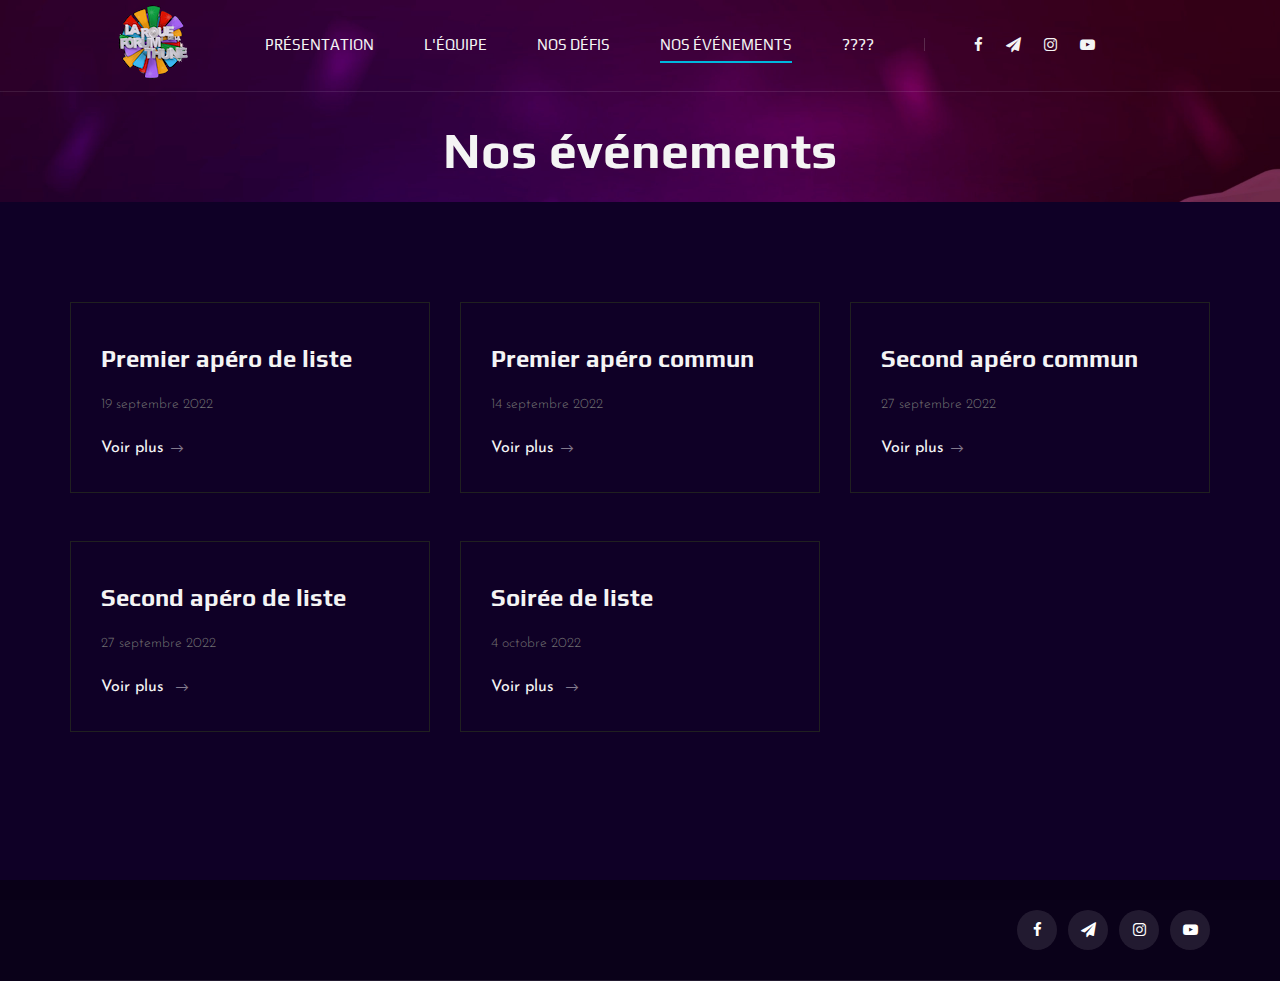
<file: evenements.html>
<!DOCTYPE html>
<html lang="zxx">

<head>
    <meta charset="UTF-8">
    <meta name="viewport" content="width=device-width, initial-scale=1.0">
    <meta http-equiv="X-UA-Compatible" content="ie=edge">
    <title>La Roue de la Forum'Thune</title>

    <!-- Google Font -->
    <link href="https://fonts.googleapis.com/css2?family=Play:wght@400;700&display=swap" rel="stylesheet">
    <link href="https://fonts.googleapis.com/css2?family=Josefin+Sans:wght@300;400;500;600;700&display=swap"
        rel="stylesheet">

    <!-- Css Styles -->
    <link rel="stylesheet" href="css/bootstrap.min.css" type="text/css">
    <link rel="stylesheet" href="css/font-awesome.min.css" type="text/css">
    <link rel="stylesheet" href="css/elegant-icons.css" type="text/css">
    <link rel="stylesheet" href="css/owl.carousel.min.css" type="text/css">
    <link rel="stylesheet" href="css/magnific-popup.css" type="text/css">
    <link rel="stylesheet" href="css/slicknav.min.css" type="text/css">
    <link rel="stylesheet" href="css/style.css" type="text/css">
    <link rel="shortcut icon" type="image/x-icon" href="img/new/logo.png" />

</head>

<body>
    <!-- Page Preloder -->
    <div id="preloder">
        <div class="loader"></div>
    </div>

       <!-- Header Section Begin -->
       <header class="header">
        <div class="container">
            <div class="row">
                <div class="col-lg-2">
                    <div class="header__logo">
                        <a href="./index.html"><img src="img/new/logo.png" alt=""></a>
                        <!-- <h4 id="site-title-temp">La Roue de la Forum'Thune</h4> -->
                    </div>
                </div>
                <div class="col-lg-10">
                    <div class="header__nav__option">
                        <nav class="header__nav__menu mobile-menu">
                            <ul>
                                <li><a href="./index.html">Présentation</a></li>
                                <li><a href="./equipe.html">L'équipe</a></li>
                                <li><a href="./defis.html">Nos défis</a></li>
                                <li class="active"><a href="./evenements.html">Nos événements</a></li>
                                <!-- <li><a href="#">Gwendal</a>
                                    <ul class="dropdown">
                                        <li><a href="./about.html">Gwendal</a></li>
                                        <li><a href="./portfolio.html">Portfolio</a></li>
                                        <li><a href="./blog.html">Blog</a></li>
                                        <li><a href="./blog-details.html">Blog Details</a></li>
                                    </ul>
                                </li> -->
                                <li><a href="./mystery.html">????</a></li>
                            </ul>
                        </nav>
                        <div class="header__nav__social">
                            <a href="https://www.facebook.com/profile.php?id=100085624603495"><i class="fa fa-facebook"></i></a>
                            <a href="mailto:simon.bastide@telecom-paris.fr"><i class="fa fa-send"></i></a>
                            <a href="https://www.instagram.com/roue_forumthune"><i class="fa fa-instagram"></i></a>
                            <a href="https://www.youtube.com/watch?v=H9HjSpGWmkg"><i class="fa fa-youtube-play"></i></a>
                        </div>
                    </div>
                </div>
            </div>
            <div id="mobile-menu-wrap"></div>
        </div>
    </header>
    <!-- Header End -->

    <!-- Breadcrumb Begin -->
    <div class="breadcrumb-option spad set-bg" data-setbg="img/new/background-1.jpg">
        <div class="container">
            <div class="row">
                <div class="col-lg-12 text-center">
                    <div class="breadcrumb__text">
                        <h2>Nos événements</h2>
                        <!-- <div class="row">
                            <div class="col-lg-12">
                                <ul class="portfolio__filter">
                                    <li class="active" data-filter="*">Tous</li>
                                    <li data-filter=".aperos">Apéros</li>
                                    <li data-filter=".soirees">Soirées</li>
                                </ul>
                            </div>
                        </div> -->
                    </div>
                </div>
            </div>
        </div>
    </div>
    <!-- Breadcrumb End -->

    <!-- Blog Section Begin -->
    <section class="blog spad">
        <div class="container">
            <div class="row">
                <a href="./apero-3.html">
                    <div class="col-lg-4 col-md-6 col-sm-6">
                            <div class="blog__item apero-vignette" id="apero-vignette-3" >
                                <h4>Premier apéro de liste</h4>
                                <ul>
                                    <li>19 septembre 2022</li>
                                </ul>
                            
                                <a href="./apero-3.html">Voir plus<span class="arrow_right"></span></a>
                            </div>
                    
                    </div>
                </a>

                <a href="./apero-1.html">
                    <div class="col-lg-4 col-md-6 col-sm-6">
                            <div class="blog__item apero-vignette" id="apero-vignette-1" >
                                <h4>Premier apéro commun</h4>
                                <ul>
                                    <li>14 septembre 2022</li>
                                </ul>
                            
                                <a href="./apero-1.html">Voir plus<span class="arrow_right"></span></a>
                            </div>
                    
                    </div>
                </a>

                
                <a href="./apero-2.html">
                    <div class="col-lg-4 col-md-6 col-sm-6">
                            <div class="blog__item apero-vignette" id="apero-vignette-2" >
                                <h4>Second apéro commun</h4>
                                <ul>
                                    <li>27 septembre 2022</li>
                                </ul>
                            
                                <a href="./apero-2.html">Voir plus<span class="arrow_right"></span></a>
                            </div>
                    
                    </div>
                </a>

                <a href="./apero-4.html">
                    <div class="col-lg-4 col-md-6 col-sm-6">
                        <div class="blog__item apero-vignette"  id="apero-vignette-4">
                            <h4>Second apéro de liste</h4>
                            <ul>
                                <li>27 septembre 2022</li>
                            </ul>
                            
                            <a href="./apero-4.html">Voir plus <span class="arrow_right"></span></a>
                        </div>
                    </div>
                </a>

                <div class="col-lg-4 col-md-6 col-sm-6">
                    <div class="blog__item apero-vignette">
                        <h4>Soirée de liste</h4>
                        <ul>
                            <li>4 octobre 2022</li>
                        </ul>
                        
                        <a href="#">Voir plus <span class="arrow_right"></span></a>
                    </div>
                </div>
<!-- 
                <div class="col-lg-4 col-md-6 col-sm-6">
                    <div class="blog__item">
                        <h4>Pay-Per-Click Marketing: A ‘Nuts & Bolts’ Guide</h4>
                        <ul>
                            <li>Jan 03, 2020</li>
                            <li>05 Comment</li>
                        </ul>
                        <p>We recently launched a new website for a Vital client and wanted to share some of the cool
                            features we were able...</p>
                        <a href="#">Read more <span class="arrow_right"></span></a>
                    </div>
                </div>
                <div class="col-lg-4 col-md-6 col-sm-6">
                    <div class="blog__item">
                        <h4>Vital Launches New University Website Design for...</h4>
                        <ul>
                            <li>Jan 03, 2020</li>
                            <li>05 Comment</li>
                        </ul>
                        <p>We recently launched a new website for a Vital client and wanted to share some of the cool
                            features we were able...</p>
                        <a href="#">Read more <span class="arrow_right"></span></a>
                    </div>
                </div>
                <div class="col-lg-4 col-md-6 col-sm-6">
                    <div class="blog__item">
                        <h4>How and When to Write a Press Release: Best Practices...</h4>
                        <ul>
                            <li>Jan 03, 2020</li>
                            <li>05 Comment</li>
                        </ul>
                        <p>We recently launched a new website for a Vital client and wanted to share some of the cool
                            features we were able...</p>
                        <a href="#">Read more <span class="arrow_right"></span></a>
                    </div>
                </div>
                <div class="col-lg-4 col-md-6 col-sm-6">
                    <div class="blog__item">
                        <h4>What Makes Users Want to Share a Video on Social Media?</h4>
                        <ul>
                            <li>Jan 03, 2020</li>
                            <li>05 Comment</li>
                        </ul>
                        <p>We recently launched a new website for a Vital client and wanted to share some of the cool
                            features we were able...</p>
                        <a href="#">Read more <span class="arrow_right"></span></a>
                    </div>
                </div> -->
            </div>

            <!-- <div class="row">
                <div class="col-lg-12">
                    <div class="pagination__option blog__pagi">
                        <a href="#" class="arrow__pagination left__arrow"><span class="arrow_left"></span> Prev</a>
                        <a href="#" class="number__pagination">1</a>
                        <a href="#" class="number__pagination">2</a>
                        <a href="#" class="arrow__pagination right__arrow">Next <span class="arrow_right"></span></a>
                    </div>
                </div>
            </div> -->

        </div>
    </section>
    <!-- Blog Section End -->

    <!-- Footer Section Begin -->
    <footer class="footer">
        <div class="container">
            <div class="footer__top">
                <div class="row">
                    <div class="col-lg-6 col-md-6">
                        <!-- <div class="footer__top__logo">
                            <a href="#"><img src="img/logo.png" alt=""></a>
                        </div> -->
                    </div>
                    <div class="col-lg-6 col-md-6">
                        <div class="footer__top__social">
                            <a href="https://www.facebook.com/profile.php?id=100085624603495"><i class="fa fa-facebook"></i></a>
                            <a href="mailto:simon.bastide@telecom-paris.fr"><i class="fa fa-send"></i></a>
                            <a href="https://www.instagram.com/roue_forumthune"><i class="fa fa-instagram"></i></a>
                            <a href="https://www.youtube.com/watch?v=H9HjSpGWmkg"><i class="fa fa-youtube-play"></i></a>
                        </div>
                    </div>
                </div>
            </div>
    </footer>
    <!-- Footer Section End -->

    <!-- Js Plugins -->
    <script src="js/jquery-3.3.1.min.js"></script>
    <script src="js/bootstrap.min.js"></script>
    <script src="js/jquery.magnific-popup.min.js"></script>
    <script src="js/mixitup.min.js"></script>
    <script src="js/masonry.pkgd.min.js"></script>
    <script src="js/jquery.slicknav.js"></script>
    <script src="js/owl.carousel.min.js"></script>
    <script src="js/main.js"></script>
</body>

</html>
</file>
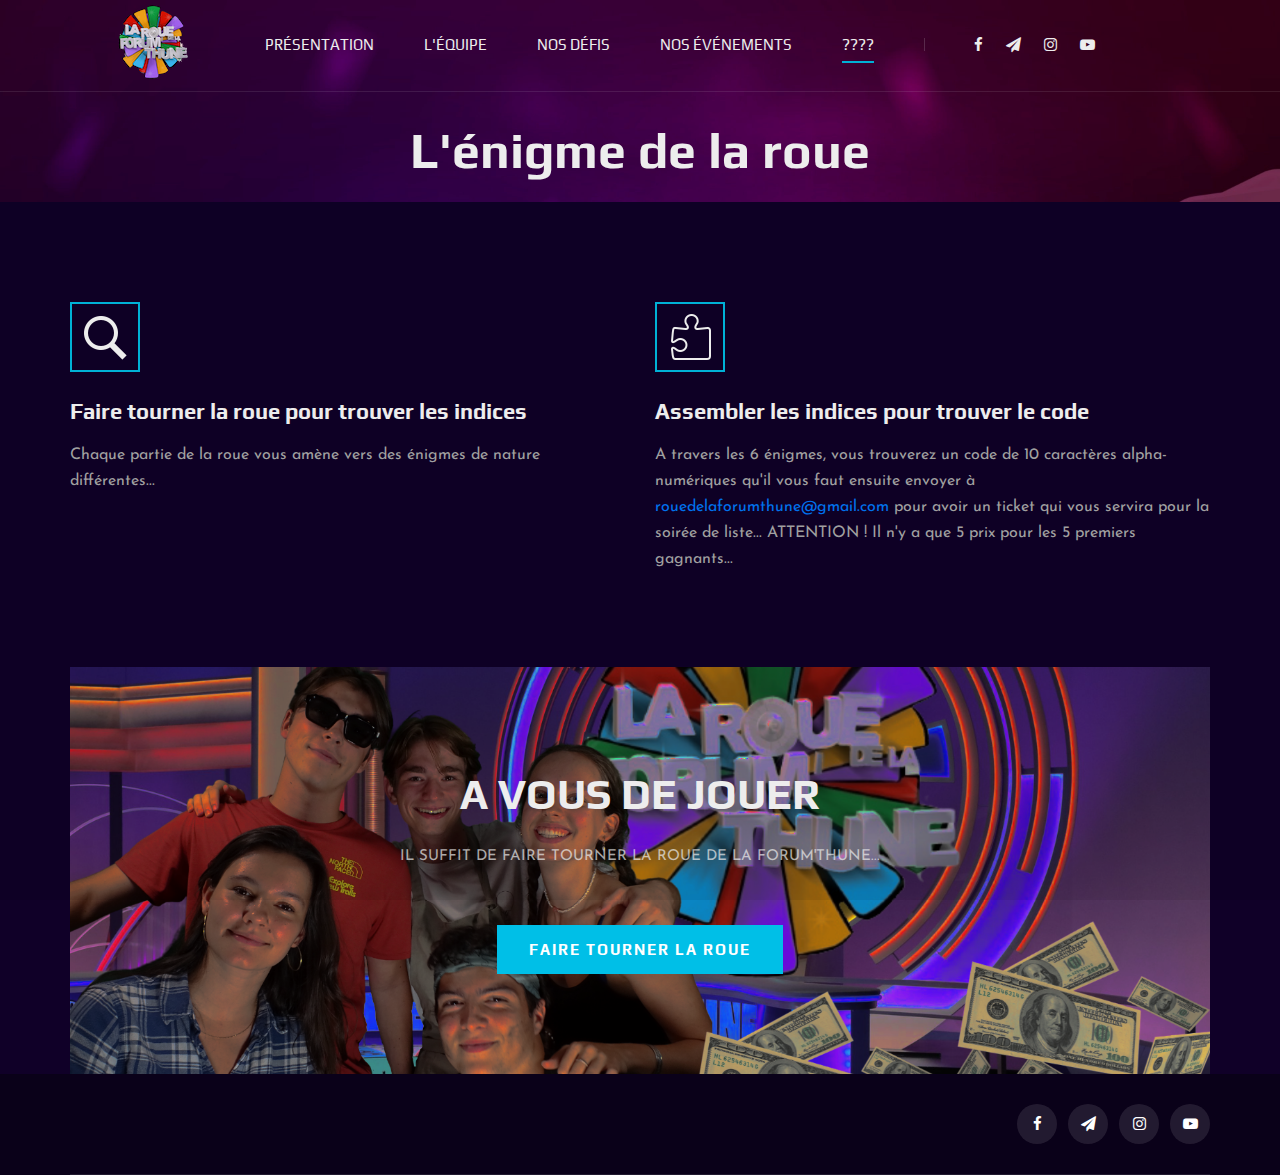
<file: mystery.html>
<!DOCTYPE html>
<html lang="zxx">

<head>
    <meta charset="UTF-8">
    <meta name="viewport" content="width=device-width, initial-scale=1.0">
    <meta http-equiv="X-UA-Compatible" content="ie=edge">
    <title>La Roue de la Forum'Thune</title>

    <!-- Google Font -->
    <link href="https://fonts.googleapis.com/css2?family=Play:wght@400;700&display=swap" rel="stylesheet">
    <link href="https://fonts.googleapis.com/css2?family=Josefin+Sans:wght@300;400;500;600;700&display=swap"
        rel="stylesheet">

    <!-- Css Styles -->
    <link rel="stylesheet" href="css/bootstrap.min.css" type="text/css">
    <link rel="stylesheet" href="css/font-awesome.min.css" type="text/css">
    <link rel="stylesheet" href="css/elegant-icons.css" type="text/css">
    <link rel="stylesheet" href="css/owl.carousel.min.css" type="text/css">
    <link rel="stylesheet" href="css/magnific-popup.css" type="text/css">
    <link rel="stylesheet" href="css/slicknav.min.css" type="text/css">
    <link rel="stylesheet" href="css/style.css" type="text/css">
    <link rel="shortcut icon" type="image/x-icon" href="img/new/logo.png" />

</head>

<body>
    <!-- Page Preloder -->
    <div id="preloder">
        <div class="loader"></div>
    </div>

       <!-- Header Section Begin -->
       <header class="header">
        <div class="container">
            <div class="row">
                <div class="col-lg-2">
                    <div class="header__logo">
                        <a href="./index.html"><img src="img/new/logo.png" alt=""></a>
                        <!-- <h4 id="site-title-temp">La Roue de la Forum'Thune</h4> -->
                    </div>
                </div>
                <div class="col-lg-10">
                    <div class="header__nav__option">
                        <nav class="header__nav__menu mobile-menu">
                            <ul>
                                <li ><a href="./index.html">Présentation</a></li>
                                <li><a href="./equipe.html">L'équipe</a></li>
                                <li><a href="./defis.html">Nos défis</a></li>
                                <li><a href="./evenements.html">Nos événements</a></li>
                                <li class="active"><a href="./mystery.html">????</a></li>
                            </ul>
                        </nav>
                        <div class="header__nav__social">
                            <a href="https://www.facebook.com/profile.php?id=100085624603495"><i class="fa fa-facebook"></i></a>
                            <a href="mailto:simon.bastide@telecom-paris.fr"><i class="fa fa-send"></i></a>
                            <a href="https://www.instagram.com/roue_forumthune"><i class="fa fa-instagram"></i></a>
                            <a href="https://www.youtube.com/watch?v=H9HjSpGWmkg"><i class="fa fa-youtube-play"></i></a>
                        </div>
                    </div>
                </div>
            </div>
            <div id="mobile-menu-wrap"></div>
        </div>
    </header>
    <!-- Header End -->

    <!-- Breadcrumb Begin -->
    <div class="breadcrumb-option spad set-bg" data-setbg="img/new/background-1.jpg">
        <div class="container">
            <div class="row">
                <div class="col-lg-12 text-center">
                    <div class="breadcrumb__text">
                        <h2>L'énigme de la roue</h2>
                    </div>
                </div>
            </div>
        </div>
    </div>
    <!-- Breadcrumb End -->

    <!-- Services Section Begin -->
    <section class="services-page spad">
        <div class="container">
            <div class="row">
                <div class="col-lg-6 col-md-6 col-sm-6">
                    <div class="services__item">
                        <div class="services__item__icon">
                            <img src="img/icons/si-11.png" alt="">
                        </div>
                        <h4>Faire tourner la roue pour trouver les indices</h4>
                        <p>Chaque partie de la roue vous amène vers des énigmes de nature différentes...</p>
                    </div>
                </div>
                <div class="col-lg-6 col-md-6 col-sm-6">
                    <div class="services__item">
                        <div class="services__item__icon">
                            <img src="img/icons/si-10.png" alt="">
                        </div>
                        <h4>Assembler les indices pour trouver le code</h4>
                        <p>A travers les 6 énigmes, vous trouverez un code de 10 caractères alpha-numériques qu'il vous faut ensuite envoyer à <a href="mailto:rouedelaforumthune@gmail.com">rouedelaforumthune@gmail.com</a> pour avoir un ticket qui vous servira pour la soirée de liste... ATTENTION ! Il n'y a que 5 prix pour les 5 premiers gagnants...</p>
                    </div>
                </div>
            </div>
        </div>
    </section>
    <!-- Services Section End -->

    <!-- Call To Action Section Begin -->
    <section class="callto sp__callto">
        <div class="container">
            <div class="callto__services spad set-bg" data-setbg="img/liste/banner2.png">
                <div class="row d-flex justify-content-center">
                    <div class="col-lg-10 text-center">
                        <div class="callto__text">
                            <h2>A VOUS DE JOUER</h2>
                            <p>Il suffit de faire tourner la Roue de la Forum'Thune...</p>
                            <a href="./index.html">Faire tourner la roue</a>
                        </div>
                    </div>
                </div>
            </div>
        </div>
    </section>
    <!-- Call To Action Section End -->


    <!-- Footer Section Begin -->
    <footer class="footer">
        <div class="container">
            <div class="footer__top">
                <div class="row">
                    <div class="col-lg-6 col-md-6">
                        <!-- <div class="footer__top__logo">
                            <a href="#"><img src="img/logo.png" alt=""></a>
                        </div> -->
                    </div>
                    <div class="col-lg-6 col-md-6">
                        <div class="footer__top__social">
                            <a href="https://www.facebook.com/profile.php?id=100085624603495"><i class="fa fa-facebook"></i></a>
                            <a href="mailto:simon.bastide@telecom-paris.fr"><i class="fa fa-send"></i></a>
                            <a href="https://www.instagram.com/roue_forumthune"><i class="fa fa-instagram"></i></a>
                            <a href="https://www.youtube.com/watch?v=H9HjSpGWmkg"><i class="fa fa-youtube-play"></i></a>
                        </div>
                    </div>
                </div>
            </div>
        </div>
    </footer>
    <!-- Footer Section End -->

    <!-- Js Plugins -->
    <script src="js/jquery-3.3.1.min.js"></script>
    <script src="js/bootstrap.min.js"></script>
    <script src="js/jquery.magnific-popup.min.js"></script>
    <script src="js/mixitup.min.js"></script>
    <script src="js/masonry.pkgd.min.js"></script>
    <script src="js/jquery.slicknav.js"></script>
    <script src="js/owl.carousel.min.js"></script>
    <script src="js/main.js"></script>
</body>

</html>
</file>
<file: css/style.css>
/******************************************************************
  Template Name: Dreams
  Description: Dreams wedding template
  Author: Colorib
  Author URI: https://colorlib.com/
  Version: 1.0
  Created: Colorib
******************************************************************/
/*------------------------------------------------------------------
[Table of contents]

1.  Template default CSS
	1.1	Variables
	1.2	Mixins
	1.3	Flexbox
	1.4	Reset
2.  Helper Css
3.  Header Section
4.  Hero Section
5.  Services Section
6.  Counter Section
7.  Team Section
8.  Latest Section
9.  Contact
10.  Footer Style
-------------------------------------------------------------------*/
/*----------------------------------------*/
/* Template default CSS
/*----------------------------------------*/
html,
body {
  height: 100%;
  font-family: "Josefin Sans", sans-serif;
  -webkit-font-smoothing: antialiased;
  scroll-behavior: smooth;
}

h1,
h2,
h3,
h4,
h5,
h6 {
  margin: 0;
  color: #111111;
  font-weight: 400;
  font-family: "Play", sans-serif;
}

h1 {
  font-size: 70px;
}

h2 {
  font-size: 36px;
}

h3 {
  font-size: 30px;
}

h4 {
  font-size: 24px;
}

h5 {
  font-size: 18px;
}

h6 {
  font-size: 16px;
}

p {
  font-size: 16px;
  font-family: "Josefin Sans", sans-serif;
  color: #adadad;
  font-weight: 400;
  line-height: 26px;
  margin: 0 0 15px 0;
}

img {
  max-width: 100%;
}

input:focus,
select:focus,
button:focus,
textarea:focus {
  outline: none;
}

a:hover,
a:focus {
  text-decoration: none;
  outline: none;
  color: #fff;
}

ul,
ol {
  padding: 0;
  margin: 0;
}

/*---------------------
  Helper CSS
-----------------------*/
.section-title {
  margin-bottom: 50px;
}
.section-title.center-title {
  text-align: center;
}
.section-title.center-title h2:after {
  right: 0;
  margin: 0 auto;
}
.section-title span {
  color: #ffffff;
  display: block;
  font-size: 16px;
  letter-spacing: 2px;
  text-transform: uppercase;
  margin-bottom: 6px;
}
.section-title h2 {
  color: #ffffff;
  font-weight: 700;
  text-transform: uppercase;
  position: relative;
  padding-bottom: 25px;
}
.section-title h2:after {
  position: absolute;
  left: 0;
  bottom: 0;
  height: 5px;
  width: 70px;
  background: #00bfe7;
  content: "";
}

.set-bg {
  background-repeat: no-repeat;
  background-size: cover;
  background-position: top center;
}

.spad {
  padding-top: 100px;
  padding-bottom: 100px;
}

.text-white h1,
.text-white h2,
.text-white h3,
.text-white h4,
.text-white h5,
.text-white h6,
.text-white p,
.text-white span,
.text-white li,
.text-white a {
  color: #fff;
}

/* buttons */
.primary-btn {
  display: inline-block;
  font-size: 15px;
  font-family: "Play", sans-serif;
  font-weight: 700;
  padding: 14px 32px 12px;
  color: #ffffff;
  text-transform: uppercase;
  letter-spacing: 2px;
  position: relative;
  z-index: 1;
}
.primary-btn:hover:before {
  height: 100%;
  width: 100%;
}
.primary-btn:hover:after {
  height: 100%;
  width: 100%;
}
.primary-btn:before {
  position: absolute;
  left: 0;
  top: 0;
  height: 30px;
  width: 30px;
  border-left: 2px solid #00bfe7;
  border-top: 2px solid #00bfe7;
  content: "";
  z-index: -1;
  -webkit-transition: all, 0.7s;
  -o-transition: all, 0.7s;
  transition: all, 0.7s;
}
.primary-btn:after {
  position: absolute;
  right: 0;
  bottom: 0;
  height: 30px;
  width: 30px;
  border-right: 2px solid #00bfe7;
  border-bottom: 2px solid #00bfe7;
  content: "";
  z-index: -1;
  -webkit-transition: all, 0.7s;
  -o-transition: all, 0.7s;
  transition: all, 0.7s;
}

.site-btn {
  font-size: 15px;
  color: #ffffff;
  background: #00bfe7;
  font-family: "Play", sans-serif;
  font-weight: 700;
  border: none;
  display: inline-block;
  text-transform: uppercase;
  letter-spacing: 2px;
  padding: 14px 34px 12px;
  width: 100%;
}

/* Preloder */
#preloder {
  position: fixed;
  width: 100%;
  height: 100%;
  top: 0;
  left: 0;
  z-index: 999999;
  background: #000;
}

.loader {
  width: 40px;
  height: 40px;
  position: absolute;
  top: 50%;
  left: 50%;
  margin-top: -13px;
  margin-left: -13px;
  border-radius: 60px;
  animation: loader 0.8s linear infinite;
  -webkit-animation: loader 0.8s linear infinite;
}

@keyframes loader {
  0% {
    -webkit-transform: rotate(0deg);
    transform: rotate(0deg);
    border: 4px solid #f44336;
    border-left-color: transparent;
  }
  50% {
    -webkit-transform: rotate(180deg);
    transform: rotate(180deg);
    border: 4px solid #673ab7;
    border-left-color: transparent;
  }
  100% {
    -webkit-transform: rotate(360deg);
    transform: rotate(360deg);
    border: 4px solid #f44336;
    border-left-color: transparent;
  }
}
@-webkit-keyframes loader {
  0% {
    -webkit-transform: rotate(0deg);
    border: 4px solid #f44336;
    border-left-color: transparent;
  }
  50% {
    -webkit-transform: rotate(180deg);
    border: 4px solid #673ab7;
    border-left-color: transparent;
  }
  100% {
    -webkit-transform: rotate(360deg);
    border: 4px solid #f44336;
    border-left-color: transparent;
  }
}
/*---------------------
  Header
-----------------------*/
.header {
  position: absolute;
  left: 0;
  top: 0;
  width: 100%;
  background: transparent;
  border-bottom: 1px solid rgba(255, 255, 255, 0.1);
  z-index: 9;
}

.header__logo {
  padding: 5px 0;
  display: flex;
  justify-content: center;
}
.header__logo a {
  display: inline-block;
}

.header__nav__option {
  text-align: right;
  padding: 28px 0px;
}

.header__nav__menu {
  display: inline-block;
  margin-right: 45px;
}
.header__nav__menu ul li {
  list-style: none;
  display: inline-block;
  margin-right: 45px;
  position: relative;
}
.header__nav__menu ul li.active a:after {
  -webkit-transform: scale(1);
      -ms-transform: scale(1);
          transform: scale(1);
}
.header__nav__menu ul li:hover a:after {
  -webkit-transform: scale(1);
      -ms-transform: scale(1);
          transform: scale(1);
}
.header__nav__menu ul li:hover .dropdown {
  top: 34px;
  opacity: 1;
  visibility: visible;
}
.header__nav__menu ul li:last-child {
  margin-right: 0;
}
.header__nav__menu ul li .dropdown {
  position: absolute;
  left: 0;
  top: 60px;
  width: 140px;
  background: #ffffff;
  text-align: left;
  padding: 2px 0;
  z-index: 9;
  opacity: 0;
  visibility: hidden;
  -webkit-transition: all, 0.3s;
  -o-transition: all, 0.3s;
  transition: all, 0.3s;
}
.header__nav__menu ul li .dropdown li {
  display: block;
  margin-right: 0;
}
.header__nav__menu ul li .dropdown li a {
  font-size: 14px;
  color: #111111;
  padding: 8px 20px;
  text-transform: capitalize;
}
.header__nav__menu ul li .dropdown li a:after {
  display: none;
}
.header__nav__menu ul li a {
  font-size: 15px;
  font-family: "Play", sans-serif;
  color: #ffffff;
  display: block;
  text-transform: uppercase;
  position: relative;
  padding: 6px 0;
}
.header__nav__menu ul li a:after {
  position: absolute;
  left: 0;
  bottom: 0;
  width: 100%;
  height: 2px;
  background: #00bfe7;
  content: "";
  -webkit-transform: scale(0);
      -ms-transform: scale(0);
          transform: scale(0);
  -webkit-transition: all, 0.3s;
  -o-transition: all, 0.3s;
  transition: all, 0.3s;
}

.header__nav__social {
  display: inline-block;
  position: relative;
  padding-left: 50px;
}
.header__nav__social:before {
  position: absolute;
  left: 0;
  top: 4px;
  height: 13px;
  width: 1px;
  background: rgba(225, 225, 225, 0.2);
  content: "";
}
.header__nav__social a {
  color: #ffffff;
  font-size: 15px;
  margin-right: 18px;
}
.header__nav__social a:last-child {
  margin-right: 0;
}

.slicknav_menu {
  display: none;
}

/*---------------------
  Hero
-----------------------*/
.hero__slider.owl-carousel .owl-item.active .hero__text span {
  top: 0;
  opacity: 1;
}
.hero__slider.owl-carousel .owl-item.active .hero__text h2 {
  top: 0;
  opacity: 1;
}
.hero__slider.owl-carousel .owl-item.active .hero__text .primary-btn {
  top: 0;
  opacity: 1;
}
.hero__slider.owl-carousel .owl-dots {
  position: absolute;
  left: 0;
  right: 0;
  bottom: 45px;
  width: 100%;
  max-width: 1140px;
  margin: 0 auto;
}
.hero__slider.owl-carousel .owl-dots button {
  color: #adadad;
  font-size: 18px;
  font-family: "Play", sans-serif;
  margin-right: 16px;
  position: relative;
  display: inline-block;
}
.hero__slider.owl-carousel .owl-dots button.active {
  color: #ffffff;
}
.hero__slider.owl-carousel .owl-dots button.active:after {
  background: #ffffff;
  height: 2px;
}
.hero__slider.owl-carousel .owl-dots button:after {
  position: absolute;
  left: 0;
  bottom: -6px;
  width: 100%;
  height: 1px;
  background: rgba(255, 255, 255, 0.3);
  content: "";
}
.hero__slider.owl-carousel .owl-dots button:last-child {
  margin-right: 0;
}

.hero__item {
  height: 684px;
  padding-top: 255px;
}

.hero__text span {
  color: #ffffff;
  display: block;
  font-size: 15px;
  letter-spacing: 2px;
  text-transform: uppercase;
  margin-bottom: 18px;
  position: relative;
  top: 100px;
  opacity: 0;
  -webkit-transition: all, 0.3s;
  -o-transition: all, 0.3s;
  transition: all, 0.3s;
}
.hero__text h2 {
  color: #ffffff;
  font-size: 60px;
  font-weight: 700;
  line-height: 70px;
  text-transform: uppercase;
  margin-bottom: 38px;
  position: relative;
  top: 100px;
  opacity: 0;
  -webkit-transition: all, 0.5s;
  -o-transition: all, 0.5s;
  transition: all, 0.5s;
}
.hero__text .primary-btn {
  position: relative;
  top: 100px;
  opacity: 0;
  -webkit-transition: all, 0.7s;
  -o-transition: all, 0.7s;
  transition: all, 0.7s;
}

/*---------------------
  Work
-----------------------*/
.work {
  overflow: hidden;
  background: #100028;
}

.work__gallery {
  margin-right: -10px;
}

.work__item {
  height: 311px !important;
  width: calc(16.67% - 10px);
  margin-right: 10px;
  margin-bottom: 10px;
  float: left;
  position: relative;
  overflow: hidden;
  display: -webkit-box;
  display: -ms-flexbox;
  display: flex;
  -webkit-box-align: center;
      -ms-flex-align: center;
          align-items: center;
  -webkit-box-pack: center;
      -ms-flex-pack: center;
          justify-content: center;
}
.work__item:hover .work__item__hover {
  bottom: 0;
}
.work__item.large__item {
  height: 633px !important;
  width: calc(33.33% - 10px);
}
.work__item.wide__item {
  width: calc(33.33% - 10px);
  height: 311px !important;
}
.work__item .play-btn {
  display: inline-block;
  color: #ffffff;
  font-size: 20px;
  height: 50px;
  width: 50px;
  line-height: 50px;
  text-align: center;
  border: 1px solid rgba(255, 255, 255, 0.7);
  border-radius: 50%;
}

.grid-sizer {
  width: calc(16.67% - 10px);
}

.work__item__hover {
  background: rgba(0, 0, 0, 0.5);
  position: absolute;
  left: 0;
  bottom: -300px;
  width: 100%;
  padding: 25px 30px 20px;
  -webkit-transition: all, 0.5s;
  -o-transition: all, 0.5s;
  transition: all, 0.5s;
}
.work__item__hover h4 {
  font-size: 22px;
  color: #ffffff;
  font-weight: 700;
}
.work__item__hover ul li {
  color: #adadad;
  list-style: none;
  font-size: 16px;
  margin-right: 23px;
  position: relative;
  display: inline-block;
}
.work__item__hover ul li:after {
  position: absolute;
  right: -18px;
  top: 1px;
  content: "/";
}
.work__item__hover ul li:last-child {
  margin-right: 0;
}
.work__item__hover ul li:last-child:after {
  display: none;
}

/*---------------------
  Counter
-----------------------*/
.counter {
  background: #100028;
  height: 840px;
  padding-top: 380px;
  overflow: hidden;
}

.counter__content {
  padding: 0px 50px;
}

.counter__item {
  background: #1a083d;
  -webkit-transform: rotate(45deg);
  -ms-transform: rotate(45deg);
      transform: rotate(45deg);
  height: 255px;
  width: 255px;
  display: -webkit-box;
  display: -ms-flexbox;
  display: flex;
  -webkit-box-align: center;
      -ms-flex-align: center;
          align-items: center;
  -webkit-box-pack: center;
      -ms-flex-pack: center;
          justify-content: center;
  text-align: center;
  position: relative;
  z-index: 1;
}
.counter__item::before {
  position: absolute;
  left: -1px;
  bottom: -2px;
  height: 636px;
  width: 636px;
  border-left: 1px solid #333333;
  border-top: 1px solid #333333;
  content: "";
  z-index: -1;
}
.counter__item.second__item {
  margin-top: -185px;
}
.counter__item.second__item:before {
  left: -316px;
  bottom: -65px;
  border-right: 1px solid #333333;
  border-bottom: 1px solid #333333;
  border-left: none;
  border-top: none;
}
.counter__item.four__item {
  margin-top: -185px;
}
.counter__item.four__item:before {
  left: -380px;
  bottom: -380px;
  border-right: 1px solid #333333;
  border-bottom: 1px solid #333333;
  border-left: none;
  border-top: none;
}
.counter__item.third__item:before {
  left: -65px;
  bottom: -317px;
}

.counter__item__text {
  -webkit-transform: rotate(-45deg);
  -ms-transform: rotate(-45deg);
      transform: rotate(-45deg);
}
.counter__item__text h2 {
  font-size: 60px;
  color: #ffffff;
  font-weight: 700;
  margin-bottom: 6px;
  margin-top: 18px;
}
.counter__item__text p {
  color: #ffffff;
  margin-bottom: 0;
}

/*---------------------
  Team
-----------------------*/
.team {
  padding-bottom: 90px;
}

.section-title.team__title {
  margin-bottom: 90px;
}

.team__item {
  height: 390px;
  position: relative;
  overflow: hidden;
}
.team__item:hover .team__item__text {
  bottom: 0;
}
.team__item.team__item--second {
  margin-top: -60px;
}
.team__item.team__item--third {
  margin-top: -120px;
}
.team__item.team__item--four {
  margin-top: -180px;
}
.team__item.team__item--fifth {
  margin-top: -240px;
}


.team__item__text {
  text-align: center;
  position: absolute;
  left: 0;
  bottom: -500px;
  width: 100%;
  padding: 50px 0 30px;
  z-index: 1;
  -webkit-transition: all, 0.5s;
  -o-transition: all, 0.5s;
  transition: all, 0.5s;
}
.team__item__text:before {
  position: absolute;
  left: 0;
  top: 0;
  height: 100%;
  width: 100%;
  background: url(../img/team/team-hover.png);
  content: "";
  z-index: -1;
}
.team__item__text h4 {
  font-size: 22px;
  color: #ffffff;
  font-weight: 700;
  text-transform: uppercase;
  margin-bottom: 10px;
}
.team__item__text p {
  color: #ffffff;
  font-weight: 300px;
  margin-bottom: 12px;
}
.team__item__text .team__item__social a {
  color: #ffffff;
  display: inline-block;
  font-size: 15px;
  margin-right: 18px;
}
.team__item__text .team__item__social a:last-child {
  margin-right: 0;
}

.team__btn {
  position: absolute;
  right: 0;
  bottom: 0;
}

/*---------------------
  Latest
-----------------------*/
.latest {
  background: #100028;
  padding-bottom: 80px;
}

.blog__item.latest__item {
  margin-bottom: 0;
}
.blog__item.latest__item:hover {
  border: 1px solid #222222 !important;
  background: url(../img/blog/blog-1.jpg);
  background-size: cover;
}

.latest__slider.owl-carousel .owl-item .col-lg-4 {
  max-width: 100%;
}
.latest__slider.owl-carousel .owl-dots {
  text-align: center;
  padding-top: 35px;
}
.latest__slider.owl-carousel .owl-dots button {
  height: 8px;
  width: 8px;
  background: rgba(255, 255, 255, 0.2);
  border-radius: 50%;
  margin-right: 10px;
}
.latest__slider.owl-carousel .owl-dots button.active {
  background: #00bfe7;
}
.latest__slider.owl-carousel .owl-dots button:last-child {
  margin-right: 0;
}

/*---------------------
  Call To Active
-----------------------*/
.callto {
  padding-top: 130px;
}
.callto.sp__callto {
  padding-top: 0;
  background: #100028;
}

.callto__text h2 {
  color: #ffffff;
  font-size: 42px;
  font-weight: 700;
  line-height: 55px;
  margin-bottom: 22px;
}
.callto__text p {
  font-size: 15px;
  color: #ffffff;
  opacity: 0.7;
  text-transform: uppercase;
  margin-bottom: 55px;
}
.callto__text a {
  color: #ffffff;
  background: #00bfe7;
  font-size: 15px;
  font-weight: 700;
  font-family: "Play", sans-serif;
  letter-spacing: 2px;
  text-transform: uppercase;
  display: inline-block;
  padding: 14px 32px 12px;
}

/*---------------------
  Footer
-----------------------*/
.footer {
  background: #0a0119;
}

.footer__top {
  padding: 30px 0;
  border-bottom: 1px solid rgba(255, 255, 255, 0.1);
}

.footer__top__logo {
  line-height: 40px;
}
.footer__top__logo a {
  display: inline-block;
}

.footer__top__social {
  text-align: right;
}
.footer__top__social a {
  display: inline-block;
  font-size: 15px;
  color: #ffffff;
  height: 40px;
  width: 40px;
  background: rgba(255, 255, 255, 0.1);
  border-radius: 50%;
  line-height: 44px;
  text-align: center;
  margin-right: 6px;
}
.footer__top__social a:last-child {
  margin-right: 0;
}

.footer__option {
  padding-bottom: 35px;
  padding-top: 75px;
}

.footer__option__item {
  margin-bottom: 35px;
}
.footer__option__item h5 {
  color: #ffffff;
  font-weight: 700;
  margin-bottom: 35px;
}
.footer__option__item p {
  font-weight: 300;
  margin-bottom: 20px;
}
.footer__option__item .read__more {
  font-size: 16px;
  color: #ffffff;
}
.footer__option__item .read__more span {
  font-size: 16px;
  color: #ffffff;
  opacity: 0.5;
  position: relative;
  top: 4px;
  margin-left: 5px;
}
.footer__option__item ul li {
  list-style: none;
}
.footer__option__item ul li a {
  color: #adadad;
  font-size: 16px;
  font-weight: 300;
  line-height: 32px;
}
.footer__option__item form {
  position: relative;
}
.footer__option__item form input {
  height: 50px;
  width: 100%;
  padding-left: 20px;
  border: 1px solid #544E5E;
  background: transparent;
  font-size: 16px;
  color: #adadad;
}
.footer__option__item form input::-webkit-input-placeholder {
  color: #adadad;
}
.footer__option__item form input::-moz-placeholder {
  color: #adadad;
}
.footer__option__item form input:-ms-input-placeholder {
  color: #adadad;
}
.footer__option__item form input::-ms-input-placeholder {
  color: #adadad;
}
.footer__option__item form input::placeholder {
  color: #adadad;
}
.footer__option__item form button {
  font-size: 20px;
  color: #ffffff;
  border: none;
  height: 50px;
  width: 50px;
  background: #00bfe7;
  line-height: 50px;
  text-align: center;
  position: absolute;
  right: 0;
  top: 0;
}

.footer__copyright {
  border-top: 1px solid rgba(255, 255, 255, 0.1);
  padding: 30px 0;
}

.footer__copyright__text {
  margin-bottom: 0;
  font-weight: 300;
}
.footer__copyright__text i {
  color: #00bfe7;
}
.footer__copyright__text a {
  color: #00bfe7;
}

/*---------------------
  Breadcrumb
-----------------------*/
.breadcrumb-option {
  padding-top: 120px;
  padding-bottom: 10px;
}

.breadcrumb__text h2 {
  color: #ffffff;
  font-size: 50px;
  font-weight: 700;
  margin-bottom: 12px;
}

.breadcrumb__links a {
  font-size: 16px;
  color: #ffffff;
  font-weight: 300;
  display: inline-block;
  margin-right: 32px;
  position: relative;
}
.breadcrumb__links a:after {
  position: absolute;
  right: -22px;
  top: -3px;
  content: "/";
  color: #adadad;
  font-size: 20px;
}
.breadcrumb__links span {
  font-size: 16px;
  color: #adadad;
  font-weight: 300;
  display: inline-block;
}

/*---------------------
  About
-----------------------*/
.about {
  background: #100028;
  padding-bottom: 150px;
}

.about__pic__item {
  height: 235px;
  margin-right: -10px;
  margin-bottom: 20px;
}
.about__pic__item.about__pic__item--large {
  height: 490px;
}

.about__text {
  padding-left: 30px;
}
.about__text .services__item .services__item__icon:after {
  border-color: #281A3E;
}

.about__text__desc {
  margin-top: -10px;
}

/*---------------------
  Testimonial
-----------------------*/
.testimonial {
  padding-bottom: 60px;
}

.testimonial__slider.owl-carousel .owl-item .col-lg-4 {
  max-width: 100%;
}
.testimonial__slider.owl-carousel .owl-dots {
  text-align: center;
  padding-top: 35px;
}
.testimonial__slider.owl-carousel .owl-dots button {
  height: 8px;
  width: 8px;
  background: rgba(255, 255, 255, 0.2);
  border-radius: 50%;
  margin-right: 10px;
}
.testimonial__slider.owl-carousel .owl-dots button.active {
  background: #00bfe7;
}
.testimonial__slider.owl-carousel .owl-dots button:last-child {
  margin-right: 0;
}

.testimonial__text {
  padding: 30px 40px 25px 30px;
  border: 1px solid #3D3A64;
  margin-bottom: 25px;
  position: relative;
  z-index: 9;
}
.testimonial__text P {
  color: #ffffff;
  font-size: 18px;
  font-weight: 300;
  font-style: italic;
  line-height: 30px;
  margin-bottom: 0;
}

.testimonial__author {
  padding-left: 30px;
}

.testimonial__author__pic {
  float: left;
  margin-right: 20px;
}
.testimonial__author__pic img {
  height: 50px;
  width: 50px;
  border-radius: 50%;
}

.testimonial__author__text {
  overflow: hidden;
}
.testimonial__author__text h5 {
  color: #ffffff;
  font-weight: 700;
  margin-bottom: 8px;
}
.testimonial__author__text span {
  color: #ffffff;
  font-size: 14px;
  font-weight: 300px;
  display: inline-block;
}

/*---------------------
  Services
-----------------------*/
.services {
  background: #100028;
  padding-bottom: 60px;
  padding-top: 110px;
}

.services__title p {
  margin-bottom: 45px;
}

.services__item {
  margin-bottom: 45px;
}
.services__item:hover .services__item__icon:after {
  -webkit-transform: rotate(45deg);
  -ms-transform: rotate(45deg);
      transform: rotate(45deg);
}
.services__item h4 {
  color: #ffffff;
  font-size: 22px;
  font-weight: 700;
  margin-top: 26px;
  margin-bottom: 18px;
}
.services__item p {
  margin-bottom: 0;
}

.services__item__icon {
  position: relative;
  height: 70px;
  width: 70px;
  line-height: 70px;
  text-align: center;
}
.services__item__icon:after {
  position: absolute;
  left: 0;
  top: 0;
  width: 100%;
  height: 100%;
  border: 2px solid #00bfe7;
  content: "";
  -webkit-transition: all, 0.5s;
  -o-transition: all, 0.5s;
  transition: all, 0.5s;
}

/*---------------------
  Services Page
-----------------------*/
.services-page {
  background: #100028;
  padding-bottom: 50px;
}

/*---------------------
  Logo
-----------------------*/
.logo {
  background: #100028;
  padding: 100px 20px;
}

.logo__carousel.owl-carousel .owl-item img {
  width: auto;
  display: inline-block;
}

/*---------------------
  Portfolio
-----------------------*/
.portfolio {
  background: #100028;
}

.portfolio__filter {
  text-align: center;
  margin-bottom: 40px;
}
.portfolio__filter li {
  list-style: none;
  font-size: 16px;
  color: #adadad;
  margin-right: 5px;
  display: inline-block;
  cursor: pointer;
  padding: 6px 22px;
}
.portfolio__filter li.active {
  border: 1px solid #00bfe7;
}
.portfolio__filter li:last-child {
  margin-right: 0;
}

.portfolio__item {
  margin-bottom: 35px;
}
.portfolio__item:hover .portfolio__item__text h4:after {
  opacity: 1;
}

.portfolio__item__video {
  height: 240px;
  display: -webkit-box;
  display: -ms-flexbox;
  display: flex;
  -webkit-box-align: center;
      -ms-flex-align: center;
          align-items: center;
  -webkit-box-pack: center;
      -ms-flex-pack: center;
          justify-content: center;
  margin-bottom: 28px;
}
.portfolio__item__video .play-btn {
  display: inline-block;
  color: #ffffff;
  font-size: 20px;
  height: 50px;
  width: 50px;
  line-height: 50px;
  text-align: center;
  border: 1px solid rgba(255, 255, 255, 0.7);
  border-radius: 50%;
}

.portfolio__item__text {
  text-align: center;
}
.portfolio__item__text h4 {
  color: #ffffff;
  display: inline-block;
  font-size: 22px;
  font-weight: 700;
  margin-bottom: 8px;
  position: relative;
}
.portfolio__item__text h4:after {
  position: absolute;
  left: 0;
  bottom: 0;
  height: 1px;
  width: 100%;
  background: #333;
  content: "";
  -webkit-transition: all, 0.3s;
  -o-transition: all, 0.3s;
  transition: all, 0.3s;
  opacity: 0;
}
.portfolio__item__text ul li {
  list-style: none;
  display: inline-block;
  font-size: 16px;
  font-weight: 300;
  margin-right: 24px;
  position: relative;
  color: #adadad;
}
.portfolio__item__text ul li:after {
  position: absolute;
  right: -16px;
  top: 0;
  content: "/";
}
.portfolio__item__text ul li:last-child {
  margin-right: 0;
}
.portfolio__item__text ul li:last-child:after {
  display: none;
}
.portfolio__item__text span {
  font-size: 16px;
  font-weight: 300;
  color: #adadad;
  display: block;
}

.pagination__option {
  text-align: center;
  padding-top: 20px;
}
.pagination__option.blog__pagi {
  padding-top: 5px;
}
.pagination__option .arrow__pagination {
  font-size: 15px;
  color: #ffffff;
  display: inline-block;
  text-transform: uppercase;
}
.pagination__option .arrow__pagination.left__arrow {
  margin-right: 26px;
}
.pagination__option .arrow__pagination.right__arrow {
  margin-left: 18px;
}
.pagination__option .arrow__pagination span {
  opacity: 0.5;
}
.pagination__option .number__pagination {
  font-size: 18px;
  color: #ffffff;
  height: 50px;
  width: 50px;
  background: rgba(242, 242, 242, 0.1);
  line-height: 50px;
  text-align: center;
  display: inline-block;
  margin-right: 6px;
}

/*---------------------
    Blog
-----------------------*/
.blog {
  background: #100028;
}

.blog__item {
  border: 1px solid #222222;
  padding: 40px 48px 35px 30px;
  position: relative;
  z-index: 1;
  margin-bottom: 45px;
}
.blog__item:hover {
  border: 1px solid transparent !important;
  background: url(../img/blog/blog-2.jpg) no-repeat;
  background-size: cover;
}
.blog__item:hover ul li {
  color: #ffffff;
}
.blog__item:hover p {
  color: #ffffff;
}
.blog__item h4 {
  color: #ffffff;
  font-weight: 700;
  line-height: 31px;
  margin-bottom: 18px;
}
.blog__item ul {
  margin-bottom: 20px;
}
.blog__item ul li {
  color: #777777;
  list-style: none;
  font-size: 14px;
  font-weight: 300;
  margin-right: 25px;
  position: relative;
  display: inline-block;
}
.blog__item ul li:after {
  position: absolute;
  right: -16px;
  top: 0px;
  content: "/";
}
.blog__item ul li:last-child {
  margin-right: 0;
}
.blog__item ul li:last-child:after {
  display: none;
}
.blog__item p {
  font-weight: 300;
  line-height: 29px;
  margin-bottom: 22px;
}
.blog__item a {
  font-size: 16px;
  color: #ffffff;
}
.blog__item a span {
  font-size: 16px;
  color: #ffffff;
  opacity: 0.5;
  position: relative;
  top: 4px;
  margin-left: 5px;
}

/*---------------------
  Blog Details Hero
-----------------------*/
.blog-hero {
  padding: 300px 0 230px;
}

.blog__hero__text {
  text-align: center;
}
.blog__hero__text h2 {
  color: #ffffff;
  font-weight: 700;
  line-height: 47px;
  text-transform: uppercase;
  margin-bottom: 12px;
}
.blog__hero__text ul li {
  font-size: 14px;
  color: #ffffff;
  font-weight: 300;
  list-style: none;
  display: inline-block;
  margin-right: 25px;
  position: relative;
}
.blog__hero__text ul li:after {
  position: absolute;
  right: -18px;
  top: 0;
  content: "/";
}
.blog__hero__text ul li:last-child {
  margin-right: 0;
}
.blog__hero__text ul li:last-child:after {
  display: none;
}
.blog__hero__text ul li span {
  text-transform: uppercase;
}

/*---------------------
  Blog Details
-----------------------*/
.blog-details {
  background: #100028;
}

.blog__details__text {
  margin-bottom: 30px;
}
.blog__details__text p {
  font-size: 18px;
  line-height: 29px;
  font-weight: 300;
  margin-bottom: 20px;
}
.blog__details__text p:last-child {
  margin-bottom: 0;
}

.blog__details__quote {
  border: 1px solid rgba(225, 225, 225, 0.8);
  padding: 35px 90px 35px 40px;
  position: relative;
  margin-bottom: 35px;
}
.blog__details__quote p {
  font-size: 22px;
  font-weight: 300;
  line-height: 35px;
  font-style: italic;
  margin-bottom: 10px;
}
.blog__details__quote h6 {
  font-size: 15px;
  color: #adadad;
  letter-spacing: 0.5px;
  text-transform: uppercase;
  color: #ffffff;
}
.blog__details__quote i {
  font-size: 36px;
  color: #00bfe7;
  position: absolute;
  right: 30px;
  bottom: 25px;
}

.blog__details__desc {
  margin-bottom: 50px;
}
.blog__details__desc p {
  font-size: 18px;
  line-height: 29px;
  font-weight: 300;
  margin-bottom: 20px;
}
.blog__details__desc p:last-child {
  margin-bottom: 0;
}

.blog__details__tags {
  padding-bottom: 60px;
  border-bottom: 1px solid rgba(255, 255, 255, 0.1);
  margin-bottom: 65px;
}
.blog__details__tags span {
  display: inline-block;
  font-size: 15px;
  color: #ffffff;
  font-weight: 300;
  margin-right: 25px;
}
.blog__details__tags a {
  font-size: 16px;
  font-weight: 300;
  color: #ffffff;
  display: inline-block;
  margin-right: 11px;
  padding: 8px 15px 7px;
  margin-bottom: 5px;
  background: rgba(255, 255, 255, 0.1);
}

.blog__details__option {
  margin-bottom: 40px;
}

.blog__details__option__item {
  margin-bottom: 30px;
  overflow: hidden;
  display: block;
}
.blog__details__option__item h5 {
  color: #ffffff;
  font-size: 15px;
  font-weight: 700;
  text-transform: uppercase;
  margin-bottom: 25px;
}
.blog__details__option__item h5 i {
  font-size: 18px;
  margin-right: 5px;
}
.blog__details__option__item.blog__details__option__item--right h5 {
  text-align: right;
}
.blog__details__option__item.blog__details__option__item--right h5 i {
  margin-right: 0;
  margin-left: 5px;
}
.blog__details__option__item.blog__details__option__item--right .blog__details__option__item__img {
  float: right;
  margin-right: 0;
  margin-left: 25px;
}
.blog__details__option__item.blog__details__option__item--right .blog__details__option__item__text {
  margin-right: 25px;
  text-align: right;
  float: none;
}

.blog__details__option__item__img {
  float: left;
  margin-right: 25px;
}

.blog__details__option__item__text {
  overflow: hidden;
}
.blog__details__option__item__text h6 {
  color: #ffffff;
  line-height: 21px;
  font-weight: 700;
  margin-bottom: 5px;
}
.blog__details__option__item__text span {
  font-size: 14px;
  color: #777777;
  font-weight: 300;
}

.blog__details__recent {
  margin-bottom: 60px;
}
.blog__details__recent h4 {
  color: #ffffff;
  font-weight: 700;
  text-transform: uppercase;
  margin-bottom: 35px;
  text-align: center;
}

.blog__details__recent__item {
  margin-bottom: 30px;
}
.blog__details__recent__item img {
  min-width: 100%;
  margin-bottom: 20px;
}
.blog__details__recent__item h5 {
  color: #ffffff;
  font-weight: 700;
  line-height: 23px;
  margin-bottom: 4px;
}
.blog__details__recent__item span {
  color: #777777;
  font-size: 14px;
  font-weight: 300;
}

.blog__details__comment h4 {
  color: #ffffff;
  font-weight: 700;
  text-transform: uppercase;
  margin-bottom: 35px;
  text-align: center;
}
.blog__details__comment form textarea {
  height: 120px;
  width: 100%;
  border: 1px solid rgba(225, 225, 225, 0.5);
  background: transparent;
  font-size: 16px;
  color: #adadad;
  padding-top: 12px;
  padding-left: 20px;
  font-weight: 300;
  margin-bottom: 14px;
  resize: none;
}
.blog__details__comment form textarea:placeholder {
  color: #adadad;
}

.input__list {
  margin-right: -20px;
  overflow: hidden;
}
.input__list input {
  height: 50px;
  width: calc(33.33% - 20px);
  float: left;
  border: 1px solid rgba(225, 225, 225, 0.5);
  background: transparent;
  font-size: 16px;
  color: #adadad;
  padding-left: 20px;
  font-weight: 300;
  margin-right: 20px;
  margin-bottom: 20px;
}
.input__list input:placeholder {
  color: #adadad;
}

/*---------------------
  Contact Widget
-----------------------*/
.contact-widget {
  background: #100028;
  padding-bottom: 70px;
}

.contact__widget__item {
  margin-bottom: 30px;
}

.contact__widget__item__icon {
  height: 70px;
  width: 70px;
  border: 1px solid rgba(225, 225, 225, 0.5);
  line-height: 80px;
  text-align: center;
  border-radius: 50%;
  float: left;
  margin-right: 30px;
}
.contact__widget__item__icon i {
  font-size: 30px;
  color: #ffffff;
}

.contact__widget__item__text {
  overflow: hidden;
  padding-top: 7px;
}
.contact__widget__item__text h4 {
  font-size: 22px;
  color: #ffffff;
  font-weight: 700;
  margin-bottom: 10px;
}
.contact__widget__item__text p {
  margin-bottom: 0;
}

/*---------------------
  Contact
-----------------------*/
.contact {
  background: #100028;
  padding-top: 0;
  overflow: hidden;
}

.contact__map {
  height: 450px;
}
.contact__map iframe {
  width: 100%;
}

.contact__form h3 {
  color: #ffffff;
  font-weight: 700;
  text-transform: uppercase;
  margin-bottom: 35px;
}
.contact__form form input {
  height: 50px;
  width: 100%;
  border: 1px solid rgba(225, 225, 225, 0.5);
  background: transparent;
  font-size: 16px;
  color: #adadad;
  padding-left: 20px;
  font-weight: 300;
  margin-right: 20px;
  margin-bottom: 20px;
  -webkit-transition: all, 0.3s;
  -o-transition: all, 0.3s;
  transition: all, 0.3s;
}
.contact__form form input:placeholder {
  color: #adadad;
}
.contact__form form input:focus {
  border-color: #e1e1e1;
}
.contact__form form textarea {
  height: 110px;
  width: 100%;
  border: 1px solid rgba(225, 225, 225, 0.5);
  background: transparent;
  font-size: 16px;
  color: #adadad;
  padding-top: 12px;
  padding-left: 20px;
  font-weight: 300;
  margin-bottom: 14px;
  resize: none;
  -webkit-transition: all, 0.3s;
  -o-transition: all, 0.3s;
  transition: all, 0.3s;
}
.contact__form form textarea:placeholder {
  color: #adadad;
}
.contact__form form textarea:focus {
  border-color: #e1e1e1;
}

/*--------------------------------- Responsive Media Quaries -----------------------------*/
@media only screen and (min-width: 1200px) {
  .container {
    max-width: 1170px;
  }
}
/* Medium Device = 1200px */
@media only screen and (min-width: 992px) and (max-width: 1199px) {
  .header__nav__menu {
    margin-right: 25px;
  }

  .header__nav__menu ul li {
    margin-right: 25px;
  }

  .header__nav__social {
    padding-left: 25px;
  }

  .counter__item::before {
    display: none;
  }

  .counter__content {
    padding: 0px 145px 0 50px;
  }

  .counter__item.second__item {
    margin-top: -210px;
  }

  .counter__item.four__item {
    margin-top: -210px;
  }

  .hero__slider.owl-carousel .owl-dots {
    max-width: 930px !important;
  }
}
/* Tablet Device = 768px */
@media only screen and (min-width: 768px) and (max-width: 991px) {
  .hero__slider.owl-carousel .owl-dots {
    max-width: 690px !important;
  }

  .services__title {
    margin-bottom: 50px;
  }

  .counter__item {
    -webkit-transform: rotate(0);
    -ms-transform: rotate(0);
        transform: rotate(0);
    margin-bottom: 30px;
    width: auto;
  }

  .counter__item::before {
    display: none;
  }

  .counter__content {
    padding: 0;
  }

  .counter__item.second__item {
    margin-top: 0;
  }

  .counter__item.four__item {
    margin-top: 0;
  }

  .counter__item__text {
    -webkit-transform: rotate(0);
    -ms-transform: rotate(0);
        transform: rotate(0);
  }

  .counter {
    height: auto;
    padding-top: 100px;
    padding-bottom: 70px;
  }

  .team__item.team__item--second {
    margin-top: 0;
  }

  .team__item.team__item--third {
    margin-top: 0;
  }

  .team__item.team__item--four {
    margin-top: 0;
  }

  .team__item.team__item--fifth {
    margin-top: 0;
  }

  .team__btn {
    position: relative;
    padding-top: 50px;
  }

  .about__pic {
    margin-bottom: 50px;
  }

  .about__text {
    padding-left: 0;
  }

  .portfolio__filter li {
    padding: 6px 15px;
  }

  .slicknav_menu {
    background: transparent;
    padding: 0;
    display: block;
  }

  .slicknav_nav ul {
    margin: 0;
    padding: 10px 30px;
  }

  .slicknav_nav .slicknav_row,
.slicknav_nav a {
    padding: 7px 0;
    margin: 0;
    color: #ffffff;
    font-weight: 600;
  }

  .slicknav_nav .slicknav_row:hover {
    border-radius: 0;
    background: transparent;
    color: #111111;
  }

  .slicknav_nav a:hover {
    border-radius: 0;
    background: transparent;
    color: #111111;
  }

  .slicknav_nav {
    background: #222222;
  }

  .slicknav_btn {
    position: absolute;
    right: 10px;
    top: 26px;
    background: #00bfe7;
  }

  .header .container {
    position: relative;
  }

  .header__nav__option {
    display: none;
  }
}
/* Wide Mobile = 480px */
@media only screen and (max-width: 767px) {
  .services__title {
    margin-bottom: 50px;
  }

  .counter__item {
    -webkit-transform: rotate(0);
    -ms-transform: rotate(0);
        transform: rotate(0);
    margin-bottom: 30px;
    width: auto;
  }

  .counter__item::before {
    display: none;
  }

  .counter__content {
    padding: 0;
  }

  .counter__item.second__item {
    margin-top: 0;
  }

  .counter__item.four__item {
    margin-top: 0;
  }

  .counter__item__text {
    -webkit-transform: rotate(0);
    -ms-transform: rotate(0);
        transform: rotate(0);
  }

  .counter {
    height: auto;
    padding-top: 100px;
    padding-bottom: 70px;
  }

  .team__item.team__item--second {
    margin-top: 0;
  }

  .team__item.team__item--third {
    margin-top: 0;
  }

  .team__item.team__item--four {
    margin-top: 0;
  }

  .team__item.team__item--fifth {
    margin-top: 0;
  }

  .team__btn {
    position: relative;
    padding-top: 50px;
  }

  .about__pic {
    margin-bottom: 50px;
  }

  .about__text {
    padding-left: 0;
  }

  .hero__slider.owl-carousel .owl-dots {
    max-width: auto;
    padding: 0 15px;
  }

  .slicknav_menu {
    background: transparent;
    padding: 0;
    display: block;
  }

  .slicknav_nav ul {
    margin: 0;
    padding: 10px 30px;
  }

  .slicknav_nav .slicknav_row,
.slicknav_nav a {
    padding: 7px 0;
    margin: 0;
    color: #ffffff;
    font-weight: 600;
  }

  .slicknav_nav .slicknav_row:hover {
    border-radius: 0;
    background: transparent;
    color: #111111;
  }

  .slicknav_nav a:hover {
    border-radius: 0;
    background: transparent;
    color: #111111;
  }

  .slicknav_nav {
    background: #222222;
  }

  .slicknav_btn {
    position: absolute;
    right: 10px;
    top: 26px;
    background: #00bfe7;
  }

  .header .container {
    position: relative;
  }

  .header__nav__option {
    display: none;
  }

  .hero__text h2 {
    font-size: 40px;
    line-height: 40px;
  }

  .grid-sizer {
    width: calc(50% - 10px);
  }

  .work__item.wide__item {
    width: calc(50% - 10px);
  }

  .work__item {
    width: calc(50% - 10px);
  }

  .work__item.large__item {
    width: calc(50% - 10px);
  }

  .footer__top__social {
    text-align: left;
    padding-top: 30px;
  }

  .portfolio__filter li {
    margin-bottom: 10px;
  }

  .input__list {
    margin-right: 0;
  }

  .input__list input {
    width: 100%;
    margin-right: 0;
  }

  .contact__map {
    margin-bottom: 40px;
  }

  .team__item {
    margin-bottom: 20px;
  }

  .team .p-0 {
    padding: 0 15px !important;
  }

  .about__pic__item {
    margin-right: 0;
  }

  .blog__details__quote {
    padding: 30px 45px 35px 35px;
  }
}
/* Small Device = 320px */
@media only screen and (max-width: 479px) {
  .hero__text h2 {
    font-size: 30px;
    line-height: 40px;
  }

  .grid-sizer {
    width: 100%;
  }

  .work__item.wide__item {
    width: 100%;
  }

  .work__item {
    width: 100%;
    margin-right: 0;
  }

  .work__item.large__item {
    width: 100%;
  }

  .work__gallery {
    margin-right: 0;
  }

  .pagination__option .arrow__pagination.left__arrow {
    margin-right: 15px;
  }

  .pagination__option .arrow__pagination.right__arrow {
    margin-left: 10px;
  }

  .blog__details__quote {
    padding: 30px 40px 35px 35px;
  }
}

.playbutton-overlay {
  /* Position */
  left: 0;
  position: absolute;
  top: 0;

  /* Take full size */
  height: 50%;
  width: 50%;

  /* Center the content */
  align-items: center;
  display: flex;
  justify-content: center;

  /* Add a dark background */
  background-color: rgba(0, 0, 0, 0.25);
}

.playbutton-container {
  position: relative;
  height: 100%;
  width: 100%;
  z-index: 2;
}

#our-whole-team-container {
  padding-top: 20px;
}

#video-pres-button {
    position: relative;
    right: 0;
    padding-top: 20px;
    bottom: 0;
}

#video-home {
  width: 100%;
  height: 100%;
  object-fit: cover;
}

#video-home-div {
  width: 100%;
  height: 100%;
}

#video-defi {
  width: 100%;
  height: 100%;
}

#video-defi-div {
  width: 100%;
  height: 100%;
}

#video-home-button {
  position: absolute;
  z-index: 2;
}

.img-top {
  position: absolute;
  z-index: 1;
  left:0;
  top:0;
}

#div-roue {
  height: 100%;
  padding-top: 100px;
}



#titre-principal {
  margin-bottom: 10px;
  align-items: center;
  justify-content: center;
  text-align: center;
}

#div-roue-son-son {
  display: flex;
    justify-content: center;
    align-items: center;
    position: relative;
    width: 90%;
}
#div-roue-son {
  display: flex;
  justify-content: center;
}

.blog-page-container {
  max-width: 2000px;
}

.event-title {
  padding: 100px 0 50px;
}

.apero-vignette {
  height: 80%;
}

#apero-vignette-3:hover {
  border: 1px solid transparent !important;
  background: url(../img/aperos/apero-3/apero-3-1.jpg) no-repeat;
  background-size: cover;
}

#apero-vignette-3.latest__item:hover {
  border: 1px solid #222222 !important;
  background: url(../img/blog/blog-1.jpg);
  background-size: cover;
}

#apero-vignette-3:hover a{
  color:#fff;
}

#apero-vignette-3:hover li{
  color:#fff;
}

#apero-vignette-4:hover {
  border: 1px solid transparent !important;
  background: url(../img/aperos/apero-4/apero-4-3.jpg) no-repeat;
  background-size: cover;
}

#apero-vignette-4.latest__item:hover {
  border: 1px solid #222222 !important;
  background: url(../img/blog/blog-1.jpg);
  background-size: cover;
}

#apero-vignette-4:hover a{
  color:#fff;
}

#apero-vignette-4:hover li{
  color:#fff;
}


#apero-vignette-1:hover {
  border: 1px solid transparent !important;
  background: url(../img/aperos/apero-1/apero-1-1.jpg) no-repeat;
  background-size: cover;
}

#apero-vignette-1.latest__item:hover {
  border: 1px solid #222222 !important;
  background: url(../img/blog/blog-1.jpg);
  background-size: cover;
}

#apero-vignette-1:hover a{
  color: #fff;;
}

#apero-vignette-1:hover li{
  color:#fff;
}

#apero-vignette-2:hover {
  border: 1px solid transparent !important;
  background: url(../img/aperos/apero-2/apero-2-1.jpg) no-repeat;
  background-size: cover;
}

#apero-vignette-2.latest__item:hover {
  border: 1px solid #222222 !important;
  background: url(../img/blog/blog-1.jpg);
  background-size: cover;
}

#apero-vignette-2:hover a{
  color: #fff;;
}

#apero-vignette-2:hover li{
  color:#fff;
}

#titre-liste-div {
  display: flex;
  flex-direction: column;
  align-items: center;
}

.roue_inte {
  transition: 3s all;
}

.roue_exte {
  position: absolute;
  width: 50vh;
  height: 50vh;
  transition: 3s all;
  z-index: 2;
}

#our-team-div {
  display: flex;
  justify-content: center;
  padding-top: 20px;
}

.carousel-item  img {
  width:540px;
  height: auto;
}

#presentation-p {
  padding-top: 20px;
  width: 80%;
}

#our-team-div-button {
  padding-bottom: 30px;
    display: flex;
    justify-content: center;
  margin-top: -10px;
}

#site-title-temp {
  color: white;
  text-align: inherit;
  margin-top: 10px;
  margin-left: 10px;
  font-size: 22px;
}

.header__nav__option {
  text-align: unset !important;
}

#quatre_eme_caractere_text{
  color: white;
}

#div-derniers-caracteres {
   display: flex;
    width: 100%;
    align-items: center;
    justify-content: center;
    height: 100%;
    margin: 10px;
    flex-direction: row;
}

#p-derniers-caracteres {
  color: black;
  font-size: 5em;
  line-height: 100px !important;
}
</file>
<file: css/elegant-icons.css>
@font-face {
	font-family: 'ElegantIcons';
	src:url('../fonts/ElegantIcons.eot');
	src:url('../fonts/ElegantIcons.eot?#iefix') format('embedded-opentype'),
		url('../fonts/ElegantIcons.woff') format('woff'),
		url('../fonts/ElegantIcons.ttf') format('truetype'),
		url('../fonts/ElegantIcons.svg#ElegantIcons') format('svg');
	font-weight: normal;
	font-style: normal;
}

/* Use the following CSS code if you want to use data attributes for inserting your icons */
[data-icon]:before {
	font-family: 'ElegantIcons';
	content: attr(data-icon);
	speak: none;
	font-weight: normal;
	font-variant: normal;
	text-transform: none;
	line-height: 1;
	-webkit-font-smoothing: antialiased;
	-moz-osx-font-smoothing: grayscale;
}

/* Use the following CSS code if you want to have a class per icon */
/*
Instead of a list of all class selectors,
you can use the generic selector below, but it's slower:
[class*="your-class-prefix"] {
*/
.arrow_up, .arrow_down, .arrow_left, .arrow_right, .arrow_left-up, .arrow_right-up, .arrow_right-down, .arrow_left-down, .arrow-up-down, .arrow_up-down_alt, .arrow_left-right_alt, .arrow_left-right, .arrow_expand_alt2, .arrow_expand_alt, .arrow_condense, .arrow_expand, .arrow_move, .arrow_carrot-up, .arrow_carrot-down, .arrow_carrot-left, .arrow_carrot-right, .arrow_carrot-2up, .arrow_carrot-2down, .arrow_carrot-2left, .arrow_carrot-2right, .arrow_carrot-up_alt2, .arrow_carrot-down_alt2, .arrow_carrot-left_alt2, .arrow_carrot-right_alt2, .arrow_carrot-2up_alt2, .arrow_carrot-2down_alt2, .arrow_carrot-2left_alt2, .arrow_carrot-2right_alt2, .arrow_triangle-up, .arrow_triangle-down, .arrow_triangle-left, .arrow_triangle-right, .arrow_triangle-up_alt2, .arrow_triangle-down_alt2, .arrow_triangle-left_alt2, .arrow_triangle-right_alt2, .arrow_back, .icon_minus-06, .icon_plus, .icon_close, .icon_check, .icon_minus_alt2, .icon_plus_alt2, .icon_close_alt2, .icon_check_alt2, .icon_zoom-out_alt, .icon_zoom-in_alt, .icon_search, .icon_box-empty, .icon_box-selected, .icon_minus-box, .icon_plus-box, .icon_box-checked, .icon_circle-empty, .icon_circle-slelected, .icon_stop_alt2, .icon_stop, .icon_pause_alt2, .icon_pause, .icon_menu, .icon_menu-square_alt2, .icon_menu-circle_alt2, .icon_ul, .icon_ol, .icon_adjust-horiz, .icon_adjust-vert, .icon_document_alt, .icon_documents_alt, .icon_pencil, .icon_pencil-edit_alt, .icon_pencil-edit, .icon_folder-alt, .icon_folder-open_alt, .icon_folder-add_alt, .icon_info_alt, .icon_error-oct_alt, .icon_error-circle_alt, .icon_error-triangle_alt, .icon_question_alt2, .icon_question, .icon_comment_alt, .icon_chat_alt, .icon_vol-mute_alt, .icon_volume-low_alt, .icon_volume-high_alt, .icon_quotations, .icon_quotations_alt2, .icon_clock_alt, .icon_lock_alt, .icon_lock-open_alt, .icon_key_alt, .icon_cloud_alt, .icon_cloud-upload_alt, .icon_cloud-download_alt, .icon_image, .icon_images, .icon_lightbulb_alt, .icon_gift_alt, .icon_house_alt, .icon_genius, .icon_mobile, .icon_tablet, .icon_laptop, .icon_desktop, .icon_camera_alt, .icon_mail_alt, .icon_cone_alt, .icon_ribbon_alt, .icon_bag_alt, .icon_creditcard, .icon_cart_alt, .icon_paperclip, .icon_tag_alt, .icon_tags_alt, .icon_trash_alt, .icon_cursor_alt, .icon_mic_alt, .icon_compass_alt, .icon_pin_alt, .icon_pushpin_alt, .icon_map_alt, .icon_drawer_alt, .icon_toolbox_alt, .icon_book_alt, .icon_calendar, .icon_film, .icon_table, .icon_contacts_alt, .icon_headphones, .icon_lifesaver, .icon_piechart, .icon_refresh, .icon_link_alt, .icon_link, .icon_loading, .icon_blocked, .icon_archive_alt, .icon_heart_alt, .icon_star_alt, .icon_star-half_alt, .icon_star, .icon_star-half, .icon_tools, .icon_tool, .icon_cog, .icon_cogs, .arrow_up_alt, .arrow_down_alt, .arrow_left_alt, .arrow_right_alt, .arrow_left-up_alt, .arrow_right-up_alt, .arrow_right-down_alt, .arrow_left-down_alt, .arrow_condense_alt, .arrow_expand_alt3, .arrow_carrot_up_alt, .arrow_carrot-down_alt, .arrow_carrot-left_alt, .arrow_carrot-right_alt, .arrow_carrot-2up_alt, .arrow_carrot-2dwnn_alt, .arrow_carrot-2left_alt, .arrow_carrot-2right_alt, .arrow_triangle-up_alt, .arrow_triangle-down_alt, .arrow_triangle-left_alt, .arrow_triangle-right_alt, .icon_minus_alt, .icon_plus_alt, .icon_close_alt, .icon_check_alt, .icon_zoom-out, .icon_zoom-in, .icon_stop_alt, .icon_menu-square_alt, .icon_menu-circle_alt, .icon_document, .icon_documents, .icon_pencil_alt, .icon_folder, .icon_folder-open, .icon_folder-add, .icon_folder_upload, .icon_folder_download, .icon_info, .icon_error-circle, .icon_error-oct, .icon_error-triangle, .icon_question_alt, .icon_comment, .icon_chat, .icon_vol-mute, .icon_volume-low, .icon_volume-high, .icon_quotations_alt, .icon_clock, .icon_lock, .icon_lock-open, .icon_key, .icon_cloud, .icon_cloud-upload, .icon_cloud-download, .icon_lightbulb, .icon_gift, .icon_house, .icon_camera, .icon_mail, .icon_cone, .icon_ribbon, .icon_bag, .icon_cart, .icon_tag, .icon_tags, .icon_trash, .icon_cursor, .icon_mic, .icon_compass, .icon_pin, .icon_pushpin, .icon_map, .icon_drawer, .icon_toolbox, .icon_book, .icon_contacts, .icon_archive, .icon_heart, .icon_profile, .icon_group, .icon_grid-2x2, .icon_grid-3x3, .icon_music, .icon_pause_alt, .icon_phone, .icon_upload, .icon_download, .social_facebook, .social_twitter, .social_pinterest, .social_googleplus, .social_tumblr, .social_tumbleupon, .social_wordpress, .social_instagram, .social_dribbble, .social_vimeo, .social_linkedin, .social_rss, .social_deviantart, .social_share, .social_myspace, .social_skype, .social_youtube, .social_picassa, .social_googledrive, .social_flickr, .social_blogger, .social_spotify, .social_delicious, .social_facebook_circle, .social_twitter_circle, .social_pinterest_circle, .social_googleplus_circle, .social_tumblr_circle, .social_stumbleupon_circle, .social_wordpress_circle, .social_instagram_circle, .social_dribbble_circle, .social_vimeo_circle, .social_linkedin_circle, .social_rss_circle, .social_deviantart_circle, .social_share_circle, .social_myspace_circle, .social_skype_circle, .social_youtube_circle, .social_picassa_circle, .social_googledrive_alt2, .social_flickr_circle, .social_blogger_circle, .social_spotify_circle, .social_delicious_circle, .social_facebook_square, .social_twitter_square, .social_pinterest_square, .social_googleplus_square, .social_tumblr_square, .social_stumbleupon_square, .social_wordpress_square, .social_instagram_square, .social_dribbble_square, .social_vimeo_square, .social_linkedin_square, .social_rss_square, .social_deviantart_square, .social_share_square, .social_myspace_square, .social_skype_square, .social_youtube_square, .social_picassa_square, .social_googledrive_square, .social_flickr_square, .social_blogger_square, .social_spotify_square, .social_delicious_square, .icon_printer, .icon_calulator, .icon_building, .icon_floppy, .icon_drive, .icon_search-2, .icon_id, .icon_id-2, .icon_puzzle, .icon_like, .icon_dislike, .icon_mug, .icon_currency, .icon_wallet, .icon_pens, .icon_easel, .icon_flowchart, .icon_datareport, .icon_briefcase, .icon_shield, .icon_percent, .icon_globe, .icon_globe-2, .icon_target, .icon_hourglass, .icon_balance, .icon_rook, .icon_printer-alt, .icon_calculator_alt, .icon_building_alt, .icon_floppy_alt, .icon_drive_alt, .icon_search_alt, .icon_id_alt, .icon_id-2_alt, .icon_puzzle_alt, .icon_like_alt, .icon_dislike_alt, .icon_mug_alt, .icon_currency_alt, .icon_wallet_alt, .icon_pens_alt, .icon_easel_alt, .icon_flowchart_alt, .icon_datareport_alt, .icon_briefcase_alt, .icon_shield_alt, .icon_percent_alt, .icon_globe_alt, .icon_clipboard {
	font-family: 'ElegantIcons';
	speak: none;
	font-style: normal;
	font-weight: normal;
	font-variant: normal;
	text-transform: none;
	line-height: 1;
	-webkit-font-smoothing: antialiased;
}
.arrow_up:before {
	content: "\21";
}
.arrow_down:before {
	content: "\22";
}
.arrow_left:before {
	content: "\23";
}
.arrow_right:before {
	content: "\24";
}
.arrow_left-up:before {
	content: "\25";
}
.arrow_right-up:before {
	content: "\26";
}
.arrow_right-down:before {
	content: "\27";
}
.arrow_left-down:before {
	content: "\28";
}
.arrow-up-down:before {
	content: "\29";
}
.arrow_up-down_alt:before {
	content: "\2a";
}
.arrow_left-right_alt:before {
	content: "\2b";
}
.arrow_left-right:before {
	content: "\2c";
}
.arrow_expand_alt2:before {
	content: "\2d";
}
.arrow_expand_alt:before {
	content: "\2e";
}
.arrow_condense:before {
	content: "\2f";
}
.arrow_expand:before {
	content: "\30";
}
.arrow_move:before {
	content: "\31";
}
.arrow_carrot-up:before {
	content: "\32";
}
.arrow_carrot-down:before {
	content: "\33";
}
.arrow_carrot-left:before {
	content: "\34";
}
.arrow_carrot-right:before {
	content: "\35";
}
.arrow_carrot-2up:before {
	content: "\36";
}
.arrow_carrot-2down:before {
	content: "\37";
}
.arrow_carrot-2left:before {
	content: "\38";
}
.arrow_carrot-2right:before {
	content: "\39";
}
.arrow_carrot-up_alt2:before {
	content: "\3a";
}
.arrow_carrot-down_alt2:before {
	content: "\3b";
}
.arrow_carrot-left_alt2:before {
	content: "\3c";
}
.arrow_carrot-right_alt2:before {
	content: "\3d";
}
.arrow_carrot-2up_alt2:before {
	content: "\3e";
}
.arrow_carrot-2down_alt2:before {
	content: "\3f";
}
.arrow_carrot-2left_alt2:before {
	content: "\40";
}
.arrow_carrot-2right_alt2:before {
	content: "\41";
}
.arrow_triangle-up:before {
	content: "\42";
}
.arrow_triangle-down:before {
	content: "\43";
}
.arrow_triangle-left:before {
	content: "\44";
}
.arrow_triangle-right:before {
	content: "\45";
}
.arrow_triangle-up_alt2:before {
	content: "\46";
}
.arrow_triangle-down_alt2:before {
	content: "\47";
}
.arrow_triangle-left_alt2:before {
	content: "\48";
}
.arrow_triangle-right_alt2:before {
	content: "\49";
}
.arrow_back:before {
	content: "\4a";
}
.icon_minus-06:before {
	content: "\4b";
}
.icon_plus:before {
	content: "\4c";
}
.icon_close:before {
	content: "\4d";
}
.icon_check:before {
	content: "\4e";
}
.icon_minus_alt2:before {
	content: "\4f";
}
.icon_plus_alt2:before {
	content: "\50";
}
.icon_close_alt2:before {
	content: "\51";
}
.icon_check_alt2:before {
	content: "\52";
}
.icon_zoom-out_alt:before {
	content: "\53";
}
.icon_zoom-in_alt:before {
	content: "\54";
}
.icon_search:before {
	content: "\55";
}
.icon_box-empty:before {
	content: "\56";
}
.icon_box-selected:before {
	content: "\57";
}
.icon_minus-box:before {
	content: "\58";
}
.icon_plus-box:before {
	content: "\59";
}
.icon_box-checked:before {
	content: "\5a";
}
.icon_circle-empty:before {
	content: "\5b";
}
.icon_circle-slelected:before {
	content: "\5c";
}
.icon_stop_alt2:before {
	content: "\5d";
}
.icon_stop:before {
	content: "\5e";
}
.icon_pause_alt2:before {
	content: "\5f";
}
.icon_pause:before {
	content: "\60";
}
.icon_menu:before {
	content: "\61";
}
.icon_menu-square_alt2:before {
	content: "\62";
}
.icon_menu-circle_alt2:before {
	content: "\63";
}
.icon_ul:before {
	content: "\64";
}
.icon_ol:before {
	content: "\65";
}
.icon_adjust-horiz:before {
	content: "\66";
}
.icon_adjust-vert:before {
	content: "\67";
}
.icon_document_alt:before {
	content: "\68";
}
.icon_documents_alt:before {
	content: "\69";
}
.icon_pencil:before {
	content: "\6a";
}
.icon_pencil-edit_alt:before {
	content: "\6b";
}
.icon_pencil-edit:before {
	content: "\6c";
}
.icon_folder-alt:before {
	content: "\6d";
}
.icon_folder-open_alt:before {
	content: "\6e";
}
.icon_folder-add_alt:before {
	content: "\6f";
}
.icon_info_alt:before {
	content: "\70";
}
.icon_error-oct_alt:before {
	content: "\71";
}
.icon_error-circle_alt:before {
	content: "\72";
}
.icon_error-triangle_alt:before {
	content: "\73";
}
.icon_question_alt2:before {
	content: "\74";
}
.icon_question:before {
	content: "\75";
}
.icon_comment_alt:before {
	content: "\76";
}
.icon_chat_alt:before {
	content: "\77";
}
.icon_vol-mute_alt:before {
	content: "\78";
}
.icon_volume-low_alt:before {
	content: "\79";
}
.icon_volume-high_alt:before {
	content: "\7a";
}
.icon_quotations:before {
	content: "\7b";
}
.icon_quotations_alt2:before {
	content: "\7c";
}
.icon_clock_alt:before {
	content: "\7d";
}
.icon_lock_alt:before {
	content: "\7e";
}
.icon_lock-open_alt:before {
	content: "\e000";
}
.icon_key_alt:before {
	content: "\e001";
}
.icon_cloud_alt:before {
	content: "\e002";
}
.icon_cloud-upload_alt:before {
	content: "\e003";
}
.icon_cloud-download_alt:before {
	content: "\e004";
}
.icon_image:before {
	content: "\e005";
}
.icon_images:before {
	content: "\e006";
}
.icon_lightbulb_alt:before {
	content: "\e007";
}
.icon_gift_alt:before {
	content: "\e008";
}
.icon_house_alt:before {
	content: "\e009";
}
.icon_genius:before {
	content: "\e00a";
}
.icon_mobile:before {
	content: "\e00b";
}
.icon_tablet:before {
	content: "\e00c";
}
.icon_laptop:before {
	content: "\e00d";
}
.icon_desktop:before {
	content: "\e00e";
}
.icon_camera_alt:before {
	content: "\e00f";
}
.icon_mail_alt:before {
	content: "\e010";
}
.icon_cone_alt:before {
	content: "\e011";
}
.icon_ribbon_alt:before {
	content: "\e012";
}
.icon_bag_alt:before {
	content: "\e013";
}
.icon_creditcard:before {
	content: "\e014";
}
.icon_cart_alt:before {
	content: "\e015";
}
.icon_paperclip:before {
	content: "\e016";
}
.icon_tag_alt:before {
	content: "\e017";
}
.icon_tags_alt:before {
	content: "\e018";
}
.icon_trash_alt:before {
	content: "\e019";
}
.icon_cursor_alt:before {
	content: "\e01a";
}
.icon_mic_alt:before {
	content: "\e01b";
}
.icon_compass_alt:before {
	content: "\e01c";
}
.icon_pin_alt:before {
	content: "\e01d";
}
.icon_pushpin_alt:before {
	content: "\e01e";
}
.icon_map_alt:before {
	content: "\e01f";
}
.icon_drawer_alt:before {
	content: "\e020";
}
.icon_toolbox_alt:before {
	content: "\e021";
}
.icon_book_alt:before {
	content: "\e022";
}
.icon_calendar:before {
	content: "\e023";
}
.icon_film:before {
	content: "\e024";
}
.icon_table:before {
	content: "\e025";
}
.icon_contacts_alt:before {
	content: "\e026";
}
.icon_headphones:before {
	content: "\e027";
}
.icon_lifesaver:before {
	content: "\e028";
}
.icon_piechart:before {
	content: "\e029";
}
.icon_refresh:before {
	content: "\e02a";
}
.icon_link_alt:before {
	content: "\e02b";
}
.icon_link:before {
	content: "\e02c";
}
.icon_loading:before {
	content: "\e02d";
}
.icon_blocked:before {
	content: "\e02e";
}
.icon_archive_alt:before {
	content: "\e02f";
}
.icon_heart_alt:before {
	content: "\e030";
}
.icon_star_alt:before {
	content: "\e031";
}
.icon_star-half_alt:before {
	content: "\e032";
}
.icon_star:before {
	content: "\e033";
}
.icon_star-half:before {
	content: "\e034";
}
.icon_tools:before {
	content: "\e035";
}
.icon_tool:before {
	content: "\e036";
}
.icon_cog:before {
	content: "\e037";
}
.icon_cogs:before {
	content: "\e038";
}
.arrow_up_alt:before {
	content: "\e039";
}
.arrow_down_alt:before {
	content: "\e03a";
}
.arrow_left_alt:before {
	content: "\e03b";
}
.arrow_right_alt:before {
	content: "\e03c";
}
.arrow_left-up_alt:before {
	content: "\e03d";
}
.arrow_right-up_alt:before {
	content: "\e03e";
}
.arrow_right-down_alt:before {
	content: "\e03f";
}
.arrow_left-down_alt:before {
	content: "\e040";
}
.arrow_condense_alt:before {
	content: "\e041";
}
.arrow_expand_alt3:before {
	content: "\e042";
}
.arrow_carrot_up_alt:before {
	content: "\e043";
}
.arrow_carrot-down_alt:before {
	content: "\e044";
}
.arrow_carrot-left_alt:before {
	content: "\e045";
}
.arrow_carrot-right_alt:before {
	content: "\e046";
}
.arrow_carrot-2up_alt:before {
	content: "\e047";
}
.arrow_carrot-2dwnn_alt:before {
	content: "\e048";
}
.arrow_carrot-2left_alt:before {
	content: "\e049";
}
.arrow_carrot-2right_alt:before {
	content: "\e04a";
}
.arrow_triangle-up_alt:before {
	content: "\e04b";
}
.arrow_triangle-down_alt:before {
	content: "\e04c";
}
.arrow_triangle-left_alt:before {
	content: "\e04d";
}
.arrow_triangle-right_alt:before {
	content: "\e04e";
}
.icon_minus_alt:before {
	content: "\e04f";
}
.icon_plus_alt:before {
	content: "\e050";
}
.icon_close_alt:before {
	content: "\e051";
}
.icon_check_alt:before {
	content: "\e052";
}
.icon_zoom-out:before {
	content: "\e053";
}
.icon_zoom-in:before {
	content: "\e054";
}
.icon_stop_alt:before {
	content: "\e055";
}
.icon_menu-square_alt:before {
	content: "\e056";
}
.icon_menu-circle_alt:before {
	content: "\e057";
}
.icon_document:before {
	content: "\e058";
}
.icon_documents:before {
	content: "\e059";
}
.icon_pencil_alt:before {
	content: "\e05a";
}
.icon_folder:before {
	content: "\e05b";
}
.icon_folder-open:before {
	content: "\e05c";
}
.icon_folder-add:before {
	content: "\e05d";
}
.icon_folder_upload:before {
	content: "\e05e";
}
.icon_folder_download:before {
	content: "\e05f";
}
.icon_info:before {
	content: "\e060";
}
.icon_error-circle:before {
	content: "\e061";
}
.icon_error-oct:before {
	content: "\e062";
}
.icon_error-triangle:before {
	content: "\e063";
}
.icon_question_alt:before {
	content: "\e064";
}
.icon_comment:before {
	content: "\e065";
}
.icon_chat:before {
	content: "\e066";
}
.icon_vol-mute:before {
	content: "\e067";
}
.icon_volume-low:before {
	content: "\e068";
}
.icon_volume-high:before {
	content: "\e069";
}
.icon_quotations_alt:before {
	content: "\e06a";
}
.icon_clock:before {
	content: "\e06b";
}
.icon_lock:before {
	content: "\e06c";
}
.icon_lock-open:before {
	content: "\e06d";
}
.icon_key:before {
	content: "\e06e";
}
.icon_cloud:before {
	content: "\e06f";
}
.icon_cloud-upload:before {
	content: "\e070";
}
.icon_cloud-download:before {
	content: "\e071";
}
.icon_lightbulb:before {
	content: "\e072";
}
.icon_gift:before {
	content: "\e073";
}
.icon_house:before {
	content: "\e074";
}
.icon_camera:before {
	content: "\e075";
}
.icon_mail:before {
	content: "\e076";
}
.icon_cone:before {
	content: "\e077";
}
.icon_ribbon:before {
	content: "\e078";
}
.icon_bag:before {
	content: "\e079";
}
.icon_cart:before {
	content: "\e07a";
}
.icon_tag:before {
	content: "\e07b";
}
.icon_tags:before {
	content: "\e07c";
}
.icon_trash:before {
	content: "\e07d";
}
.icon_cursor:before {
	content: "\e07e";
}
.icon_mic:before {
	content: "\e07f";
}
.icon_compass:before {
	content: "\e080";
}
.icon_pin:before {
	content: "\e081";
}
.icon_pushpin:before {
	content: "\e082";
}
.icon_map:before {
	content: "\e083";
}
.icon_drawer:before {
	content: "\e084";
}
.icon_toolbox:before {
	content: "\e085";
}
.icon_book:before {
	content: "\e086";
}
.icon_contacts:before {
	content: "\e087";
}
.icon_archive:before {
	content: "\e088";
}
.icon_heart:before {
	content: "\e089";
}
.icon_profile:before {
	content: "\e08a";
}
.icon_group:before {
	content: "\e08b";
}
.icon_grid-2x2:before {
	content: "\e08c";
}
.icon_grid-3x3:before {
	content: "\e08d";
}
.icon_music:before {
	content: "\e08e";
}
.icon_pause_alt:before {
	content: "\e08f";
}
.icon_phone:before {
	content: "\e090";
}
.icon_upload:before {
	content: "\e091";
}
.icon_download:before {
	content: "\e092";
}
.social_facebook:before {
	content: "\e093";
}
.social_twitter:before {
	content: "\e094";
}
.social_pinterest:before {
	content: "\e095";
}
.social_googleplus:before {
	content: "\e096";
}
.social_tumblr:before {
	content: "\e097";
}
.social_tumbleupon:before {
	content: "\e098";
}
.social_wordpress:before {
	content: "\e099";
}
.social_instagram:before {
	content: "\e09a";
}
.social_dribbble:before {
	content: "\e09b";
}
.social_vimeo:before {
	content: "\e09c";
}
.social_linkedin:before {
	content: "\e09d";
}
.social_rss:before {
	content: "\e09e";
}
.social_deviantart:before {
	content: "\e09f";
}
.social_share:before {
	content: "\e0a0";
}
.social_myspace:before {
	content: "\e0a1";
}
.social_skype:before {
	content: "\e0a2";
}
.social_youtube:before {
	content: "\e0a3";
}
.social_picassa:before {
	content: "\e0a4";
}
.social_googledrive:before {
	content: "\e0a5";
}
.social_flickr:before {
	content: "\e0a6";
}
.social_blogger:before {
	content: "\e0a7";
}
.social_spotify:before {
	content: "\e0a8";
}
.social_delicious:before {
	content: "\e0a9";
}
.social_facebook_circle:before {
	content: "\e0aa";
}
.social_twitter_circle:before {
	content: "\e0ab";
}
.social_pinterest_circle:before {
	content: "\e0ac";
}
.social_googleplus_circle:before {
	content: "\e0ad";
}
.social_tumblr_circle:before {
	content: "\e0ae";
}
.social_stumbleupon_circle:before {
	content: "\e0af";
}
.social_wordpress_circle:before {
	content: "\e0b0";
}
.social_instagram_circle:before {
	content: "\e0b1";
}
.social_dribbble_circle:before {
	content: "\e0b2";
}
.social_vimeo_circle:before {
	content: "\e0b3";
}
.social_linkedin_circle:before {
	content: "\e0b4";
}
.social_rss_circle:before {
	content: "\e0b5";
}
.social_deviantart_circle:before {
	content: "\e0b6";
}
.social_share_circle:before {
	content: "\e0b7";
}
.social_myspace_circle:before {
	content: "\e0b8";
}
.social_skype_circle:before {
	content: "\e0b9";
}
.social_youtube_circle:before {
	content: "\e0ba";
}
.social_picassa_circle:before {
	content: "\e0bb";
}
.social_googledrive_alt2:before {
	content: "\e0bc";
}
.social_flickr_circle:before {
	content: "\e0bd";
}
.social_blogger_circle:before {
	content: "\e0be";
}
.social_spotify_circle:before {
	content: "\e0bf";
}
.social_delicious_circle:before {
	content: "\e0c0";
}
.social_facebook_square:before {
	content: "\e0c1";
}
.social_twitter_square:before {
	content: "\e0c2";
}
.social_pinterest_square:before {
	content: "\e0c3";
}
.social_googleplus_square:before {
	content: "\e0c4";
}
.social_tumblr_square:before {
	content: "\e0c5";
}
.social_stumbleupon_square:before {
	content: "\e0c6";
}
.social_wordpress_square:before {
	content: "\e0c7";
}
.social_instagram_square:before {
	content: "\e0c8";
}
.social_dribbble_square:before {
	content: "\e0c9";
}
.social_vimeo_square:before {
	content: "\e0ca";
}
.social_linkedin_square:before {
	content: "\e0cb";
}
.social_rss_square:before {
	content: "\e0cc";
}
.social_deviantart_square:before {
	content: "\e0cd";
}
.social_share_square:before {
	content: "\e0ce";
}
.social_myspace_square:before {
	content: "\e0cf";
}
.social_skype_square:before {
	content: "\e0d0";
}
.social_youtube_square:before {
	content: "\e0d1";
}
.social_picassa_square:before {
	content: "\e0d2";
}
.social_googledrive_square:before {
	content: "\e0d3";
}
.social_flickr_square:before {
	content: "\e0d4";
}
.social_blogger_square:before {
	content: "\e0d5";
}
.social_spotify_square:before {
	content: "\e0d6";
}
.social_delicious_square:before {
	content: "\e0d7";
}
.icon_printer:before {
	content: "\e103";
}
.icon_calulator:before {
	content: "\e0ee";
}
.icon_building:before {
	content: "\e0ef";
}
.icon_floppy:before {
	content: "\e0e8";
}
.icon_drive:before {
	content: "\e0ea";
}
.icon_search-2:before {
	content: "\e101";
}
.icon_id:before {
	content: "\e107";
}
.icon_id-2:before {
	content: "\e108";
}
.icon_puzzle:before {
	content: "\e102";
}
.icon_like:before {
	content: "\e106";
}
.icon_dislike:before {
	content: "\e0eb";
}
.icon_mug:before {
	content: "\e105";
}
.icon_currency:before {
	content: "\e0ed";
}
.icon_wallet:before {
	content: "\e100";
}
.icon_pens:before {
	content: "\e104";
}
.icon_easel:before {
	content: "\e0e9";
}
.icon_flowchart:before {
	content: "\e109";
}
.icon_datareport:before {
	content: "\e0ec";
}
.icon_briefcase:before {
	content: "\e0fe";
}
.icon_shield:before {
	content: "\e0f6";
}
.icon_percent:before {
	content: "\e0fb";
}
.icon_globe:before {
	content: "\e0e2";
}
.icon_globe-2:before {
	content: "\e0e3";
}
.icon_target:before {
	content: "\e0f5";
}
.icon_hourglass:before {
	content: "\e0e1";
}
.icon_balance:before {
	content: "\e0ff";
}
.icon_rook:before {
	content: "\e0f8";
}
.icon_printer-alt:before {
	content: "\e0fa";
}
.icon_calculator_alt:before {
	content: "\e0e7";
}
.icon_building_alt:before {
	content: "\e0fd";
}
.icon_floppy_alt:before {
	content: "\e0e4";
}
.icon_drive_alt:before {
	content: "\e0e5";
}
.icon_search_alt:before {
	content: "\e0f7";
}
.icon_id_alt:before {
	content: "\e0e0";
}
.icon_id-2_alt:before {
	content: "\e0fc";
}
.icon_puzzle_alt:before {
	content: "\e0f9";
}
.icon_like_alt:before {
	content: "\e0dd";
}
.icon_dislike_alt:before {
	content: "\e0f1";
}
.icon_mug_alt:before {
	content: "\e0dc";
}
.icon_currency_alt:before {
	content: "\e0f3";
}
.icon_wallet_alt:before {
	content: "\e0d8";
}
.icon_pens_alt:before {
	content: "\e0db";
}
.icon_easel_alt:before {
	content: "\e0f0";
}
.icon_flowchart_alt:before {
	content: "\e0df";
}
.icon_datareport_alt:before {
	content: "\e0f2";
}
.icon_briefcase_alt:before {
	content: "\e0f4";
}
.icon_shield_alt:before {
	content: "\e0d9";
}
.icon_percent_alt:before {
	content: "\e0da";
}
.icon_globe_alt:before {
	content: "\e0de";
}
.icon_clipboard:before {
	content: "\e0e6";
}


	.glyph {
		float: left;
		text-align: center;
		padding: .75em;
		margin: .4em 1.5em .75em 0;
		width: 6em;
text-shadow: none;
	}
        .glyph_big {
        font-size: 128px;
        color: #59c5dc;
        float: left;
        margin-right: 20px;
        }

        .glyph div { padding-bottom: 10px;}

	.glyph input {
		font-family: consolas, monospace;
		font-size: 12px;
		width: 100%;
		text-align: center;
		border: 0;
		box-shadow: 0 0 0 1px #ccc;
		padding: .2em;
                -moz-border-radius: 5px;
                -webkit-border-radius: 5px;
	}
	.centered {
		margin-left: auto;
		margin-right: auto;
	}
	.glyph .fs1 {
		font-size: 2em;
	}
</file>
